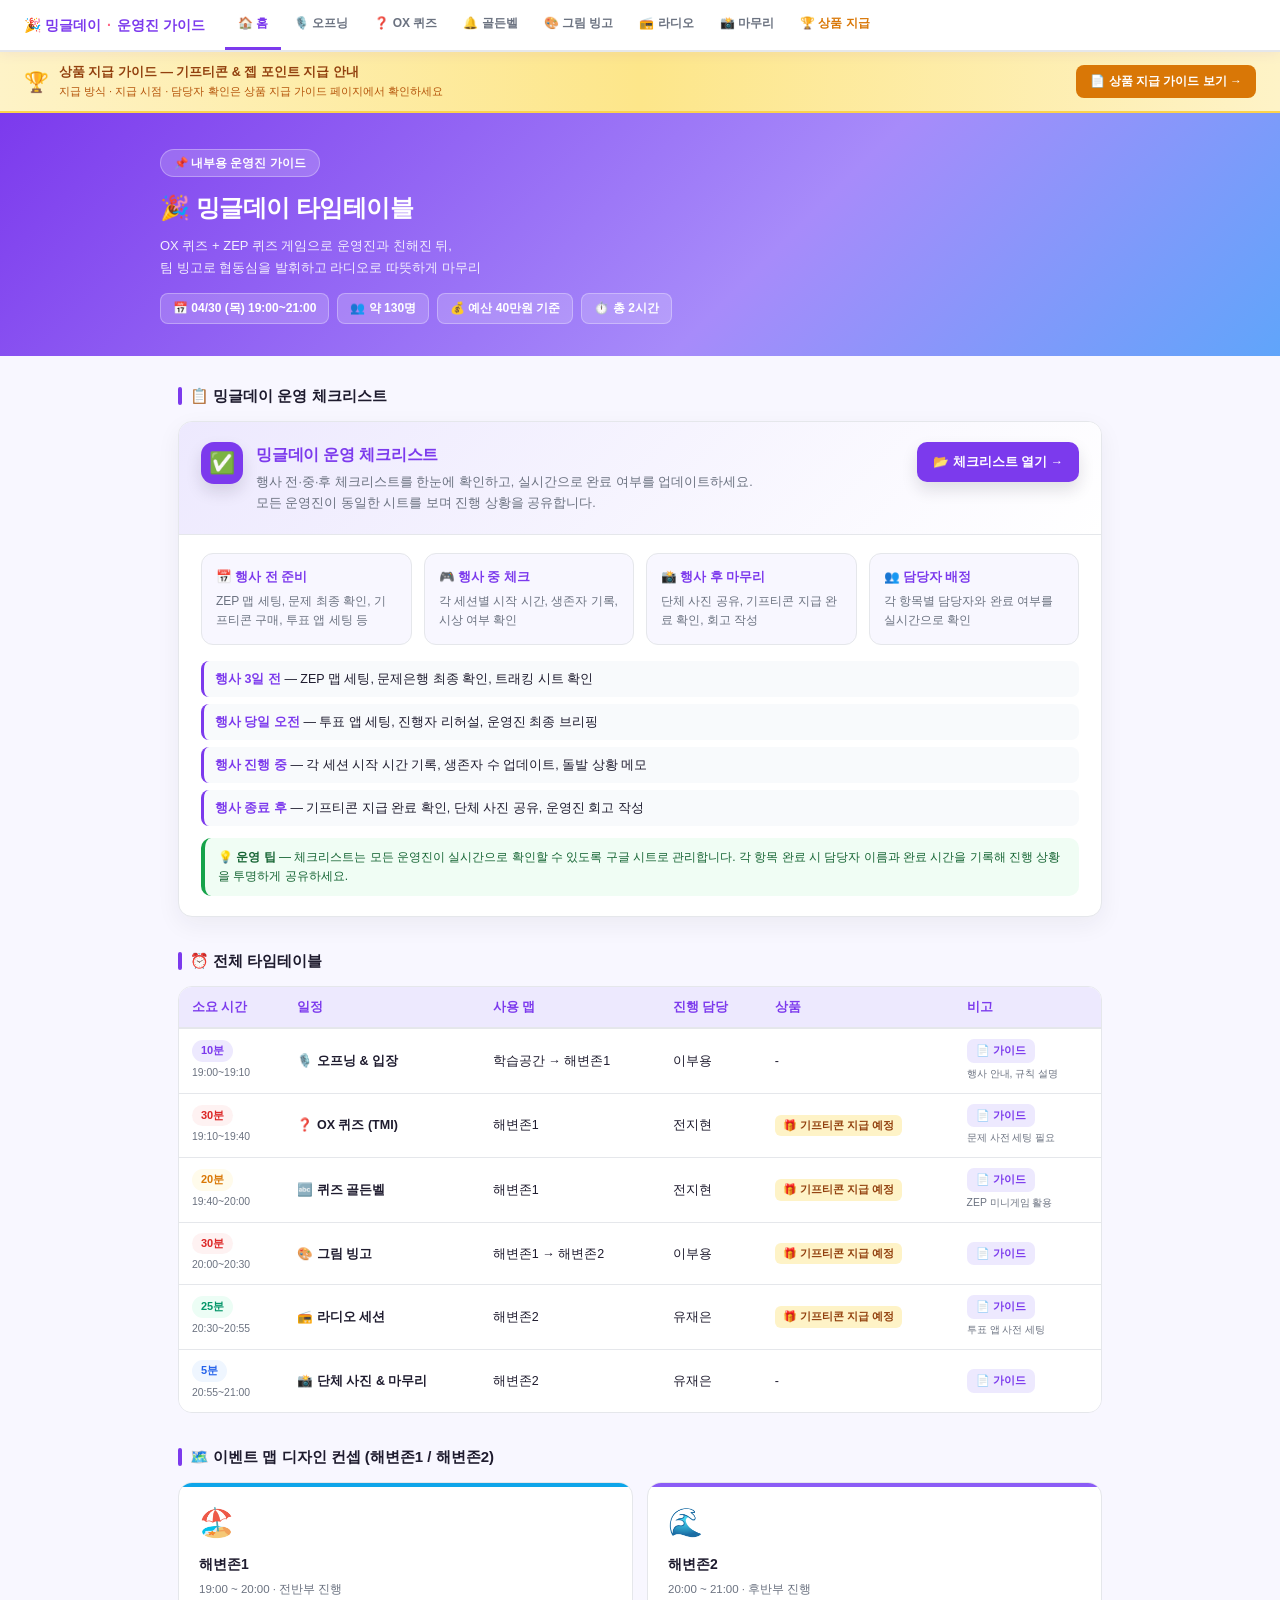
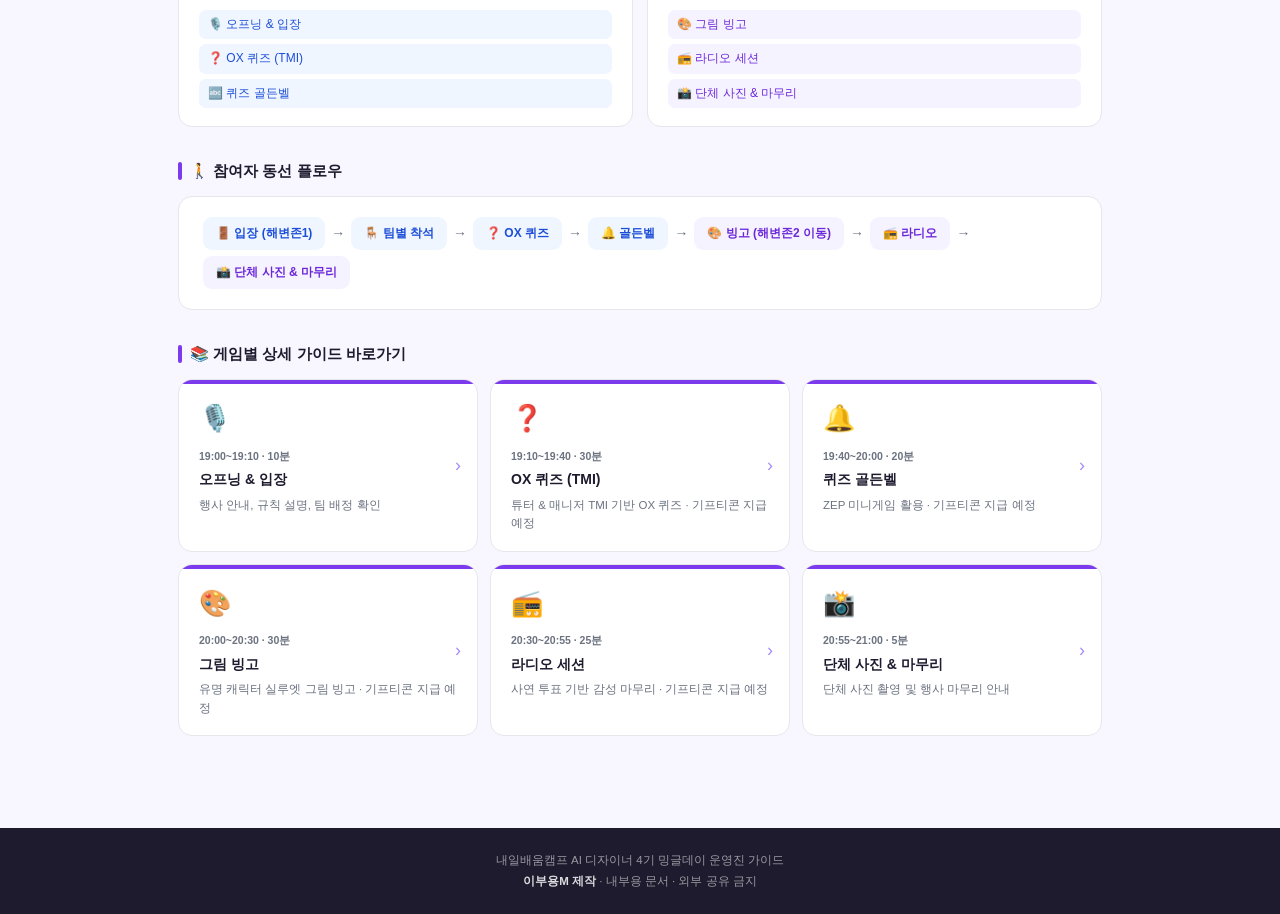
<file: index.html>
<!DOCTYPE html>
<html lang="ko">
<head>
<meta charset="UTF-8"/>
<meta name="viewport" content="width=device-width,initial-scale=1.0"/>
<title>밍글데이 운영진 가이드</title>
<link rel="stylesheet" href="common.css"/>
<style>
  /* 홈 전용 추가 스타일 */
  :root {
    --beach1: #0EA5E9;
    --beach2: #8B5CF6;
  }

  .hero {
    background: linear-gradient(135deg, #7C3AED 0%, #A78BFA 60%, #60A5FA 100%);
  }

  /* TIMETABLE 추가 스타일 */
  .gift-tag {
    display: inline-flex; align-items: center; gap: 4px;
    background: #FEF3C7; color: #92400E;
    border-radius: 6px; padding: 2px 8px;
    font-size: 11px; font-weight: 700;
  }
  .guide-link {
    display: inline-flex; align-items: center; gap: 4px;
    background: var(--pl); color: var(--p);
    border-radius: 7px; padding: 3px 9px;
    font-size: 11px; font-weight: 700;
    text-decoration: none; transition: all .2s;
  }
  .guide-link:hover { background: var(--p); color: #fff; }

  /* MAP */
  .map-grid { display: grid; grid-template-columns: 1fr 1fr; gap: 14px; }
  .map-card {
    background: var(--c); border: 1px solid var(--b);
    border-radius: var(--r); padding: 18px 20px;
    position: relative; overflow: hidden;
  }
  .map-card::before {
    content: ""; position: absolute;
    top: 0; left: 0; right: 0; height: 4px;
  }
  .map-card.beach1::before { background: var(--beach1); }
  .map-card.beach2::before { background: var(--beach2); }
  .map-icon { font-size: 28px; margin-bottom: 8px; }
  .map-title { font-size: 14px; font-weight: 800; margin-bottom: 4px; }
  .map-sub { font-size: 11.5px; color: var(--s); margin-bottom: 12px; }
  .map-events { display: flex; flex-direction: column; gap: 5px; }
  .map-event {
    display: flex; align-items: center; gap: 7px;
    font-size: 12px; padding: 5px 9px;
    border-radius: 7px; font-weight: 500;
  }
  .map-event.beach1-ev { background: #EFF6FF; color: #1D4ED8; }
  .map-event.beach2-ev { background: #F5F3FF; color: #6D28D9; }

  /* FLOW */
  .flow-wrap {
    background: var(--c); border: 1px solid var(--b);
    border-radius: var(--r); padding: 20px 24px;
  }
  .flow-steps { display: flex; align-items: center; flex-wrap: wrap; gap: 6px; }
  .flow-box {
    background: var(--pl); color: var(--p);
    border-radius: 9px; padding: 7px 13px;
    font-size: 12px; font-weight: 700; text-align: center;
    white-space: nowrap;
  }
  .flow-box.beach1 { background: #EFF6FF; color: #1D4ED8; }
  .flow-box.beach2 { background: #F5F3FF; color: #6D28D9; }
  .flow-arrow { color: var(--s); font-size: 14px; font-weight: 700; }

  /* GUIDE CARDS */
  .guide-grid { display: grid; grid-template-columns: repeat(auto-fill, minmax(240px,1fr)); gap: 12px; }
  .guide-card {
    background: var(--c); border: 1px solid var(--b);
    border-radius: var(--r); padding: 18px 20px;
    text-decoration: none; color: var(--t);
    transition: all .2s; display: block;
    position: relative; overflow: hidden;
  }
  .guide-card::before {
    content: ""; position: absolute;
    top: 0; left: 0; right: 0; height: 4px;
    background: var(--p);
  }
  .guide-card:hover { transform: translateY(-3px); box-shadow: 0 8px 24px rgba(124,58,237,.12); border-color: var(--p2); }
  .guide-card-icon { font-size: 26px; margin-bottom: 8px; }
  .guide-card-time { font-size: 10.5px; color: var(--s); font-weight: 600; margin-bottom: 4px; }
  .guide-card-title { font-size: 14px; font-weight: 800; margin-bottom: 5px; }
  .guide-card-desc { font-size: 11.5px; color: var(--s); line-height: 1.6; }
  .guide-card-arrow {
    position: absolute; right: 16px; top: 50%;
    transform: translateY(-50%);
    font-size: 18px; color: var(--p2);
  }

  @media(max-width:640px) {
    .map-grid { grid-template-columns: 1fr; }
    .prep-grid { grid-template-columns: 1fr; }
    .flow-steps { gap: 4px; }
    .flow-box { font-size: 11px; padding: 6px 9px; }
  }
</style>
</head>
<body>

<!-- NAV -->
<nav>
  <div class="nav-logo">🎉 밍글데이 <span class="dot">·</span> 운영진 가이드</div>
  <div class="nav-tabs">
    <a href="https://nbc-apm.github.io/nbc-apm-manager/index.html" class="nav-tab active">🏠 홈</a>
    <a href="https://nbc-apm.github.io/nbc-apm-manager/OpeningGuide.html" class="nav-tab">🎙️ 오프닝</a>
    <a href="https://nbc-apm.github.io/nbc-apm-manager/OXQuizGuide.html" class="nav-tab">❓ OX 퀴즈</a>
    <a href="https://nbc-apm.github.io/nbc-apm-manager/GoldenBellGameGuide.html" class="nav-tab">🔔 골든벨</a>
    <a href="https://nbc-apm.github.io/nbc-apm-manager/PictureBingoManagerGuide.html" class="nav-tab">🎨 그림 빙고</a>
    <a href="https://nbc-apm.github.io/nbc-apm-manager/RadioSessionGuide.html" class="nav-tab">📻 라디오</a>
    <a href="https://nbc-apm.github.io/nbc-apm-manager/CloseGuide.html" class="nav-tab">📸 마무리</a>
    <a href="https://nbc-apm.github.io/nbc-apm-manager/AwardGuide.html" class="nav-tab award">🏆 상품 지급</a>
  </div>
</nav>

<!-- AWARD BANNER -->
<div class="award-banner">
  <div class="award-banner-left">
    <div class="award-banner-icon">🏆</div>
    <div>
      <div class="award-banner-text">상품 지급 가이드 — 기프티콘 &amp; 젭 포인트 지급 안내</div>
      <div class="award-banner-sub">지급 방식 · 지급 시점 · 담당자 확인은 상품 지급 가이드 페이지에서 확인하세요</div>
    </div>
  </div>
  <a href="https://nbc-apm.github.io/nbc-apm-manager/AwardGuide.html" class="award-banner-btn">📄 상품 지급 가이드 보기 →</a>
</div>

<!-- HERO -->
<div class="hero">
  <div class="hero-inner">
    <div class="hero-badge">📌 내부용 운영진 가이드</div>
    <h1>🎉 밍글데이 타임테이블</h1>
    <p>OX 퀴즈 + ZEP 퀴즈 게임으로 운영진과 친해진 뒤,<br>팀 빙고로 협동심을 발휘하고 라디오로 따뜻하게 마무리</p>
    <div class="hero-meta">
      <div class="hero-meta-item">📅 04/30 (목) 19:00~21:00</div>
      <div class="hero-meta-item">👥 약 130명</div>
      <div class="hero-meta-item">💰 예산 40만원 기준</div>
      <div class="hero-meta-item">⏱️ 총 2시간</div>
    </div>
  </div>
</div>

<div class="main">

  <!-- 운영 체크리스트 -->
  <div class="section">
    <div class="sec-title">📋 밍글데이 운영 체크리스트</div>
    <div class="sheet-card">
      <div class="sheet-card-head">
        <div class="sheet-card-title-wrap">
          <div class="sheet-card-icon">✅</div>
          <div>
            <div class="sheet-card-title">밍글데이 운영 체크리스트</div>
            <div class="sheet-card-desc">
              행사 전·중·후 체크리스트를 한눈에 확인하고, 실시간으로 완료 여부를 업데이트하세요.<br>
              모든 운영진이 동일한 시트를 보며 진행 상황을 공유합니다.
            </div>
          </div>
        </div>
        <a href="https://docs.google.com/spreadsheets/d/1g0zg3QJi4rzuyXkdXFh2P3O4FLCRBdZgRRembR-sXJQ/edit?pli=1&gid=488979217#gid=488979217" target="_blank" rel="noopener noreferrer" class="sheet-btn-main">📂 체크리스트 열기 →</a>
      </div>
      <div class="sheet-card-body">
        <div class="sheet-feature-grid">
          <div class="sheet-feature">
            <div class="sheet-feature-title">📅 행사 전 준비</div>
            <div class="sheet-feature-desc">ZEP 맵 세팅, 문제 최종 확인, 기프티콘 구매, 투표 앱 세팅 등</div>
          </div>
          <div class="sheet-feature">
            <div class="sheet-feature-title">🎮 행사 중 체크</div>
            <div class="sheet-feature-desc">각 세션별 시작 시간, 생존자 기록, 시상 여부 확인</div>
          </div>
          <div class="sheet-feature">
            <div class="sheet-feature-title">📸 행사 후 마무리</div>
            <div class="sheet-feature-desc">단체 사진 공유, 기프티콘 지급 완료 확인, 회고 작성</div>
          </div>
          <div class="sheet-feature">
            <div class="sheet-feature-title">👥 담당자 배정</div>
            <div class="sheet-feature-desc">각 항목별 담당자와 완료 여부를 실시간으로 확인</div>
          </div>
        </div>

        <ul class="sheet-guide-list">
          <li><strong>행사 3일 전</strong> — ZEP 맵 세팅, 문제은행 최종 확인, 트래킹 시트 확인</li>
          <li><strong>행사 당일 오전</strong> — 투표 앱 세팅, 진행자 리허설, 운영진 최종 브리핑</li>
          <li><strong>행사 진행 중</strong> — 각 세션 시작 시간 기록, 생존자 수 업데이트, 돌발 상황 메모</li>
          <li><strong>행사 종료 후</strong> — 기프티콘 지급 완료 확인, 단체 사진 공유, 운영진 회고 작성</li>
        </ul>

        <div class="mini-note">
          💡 <strong>운영 팁</strong> — 체크리스트는 모든 운영진이 실시간으로 확인할 수 있도록 구글 시트로 관리합니다. 각 항목 완료 시 담당자 이름과 완료 시간을 기록해 진행 상황을 투명하게 공유하세요.
        </div>
      </div>
    </div>
  </div>

  <!-- 타임테이블 -->
  <div class="section">
    <div class="sec-title">⏰ 전체 타임테이블</div>
    <div class="tbl-wrap">
      <table>
        <thead>
          <tr>
            <th>소요 시간</th>
            <th>일정</th>
            <th>사용 맵</th>
            <th>진행 담당</th>
            <th>상품</th>
            <th>비고</th>
          </tr>
        </thead>
        <tbody>
          <tr>
            <td><span class="badge badge-p">10분</span><br><small style="color:var(--s);">19:00~19:10</small></td>
            <td><strong>🎙️ 오프닝 &amp; 입장</strong></td>
            <td>학습공간 → 해변존1</td>
            <td>이부용</td>
            <td>-</td>
            <td><a href="https://nbc-apm.github.io/nbc-apm-manager/OpeningGuide.html" class="guide-link">📄 가이드</a><br><small style="color:var(--s);">행사 안내, 규칙 설명</small></td>
          </tr>
          <tr>
            <td><span class="badge badge-r">30분</span><br><small style="color:var(--s);">19:10~19:40</small></td>
            <td><strong>❓ OX 퀴즈 (TMI)</strong></td>
            <td>해변존1</td>
            <td>전지현</td>
            <td><span class="gift-tag">🎁 기프티콘 지급 예정</span></td>
            <td><a href="https://nbc-apm.github.io/nbc-apm-manager/OXQuizGuide.html" class="guide-link">📄 가이드</a><br><small style="color:var(--s);">문제 사전 세팅 필요</small></td>
          </tr>
          <tr>
            <td><span class="badge badge-y">20분</span><br><small style="color:var(--s);">19:40~20:00</small></td>
            <td><strong>🔤 퀴즈 골든벨</strong></td>
            <td>해변존1</td>
            <td>전지현</td>
            <td><span class="gift-tag">🎁 기프티콘 지급 예정</span></td>
            <td><a href="https://nbc-apm.github.io/nbc-apm-manager/GoldenBellGameGuide.html" class="guide-link">📄 가이드</a><br><small style="color:var(--s);">ZEP 미니게임 활용</small></td>
          </tr>
          <tr>
            <td><span class="badge badge-r">30분</span><br><small style="color:var(--s);">20:00~20:30</small></td>
            <td><strong>🎨 그림 빙고</strong></td>
            <td>해변존1 → 해변존2</td>
            <td>이부용</td>
            <td><span class="gift-tag">🎁 기프티콘 지급 예정</span></td>
            <td><a href="https://nbc-apm.github.io/nbc-apm-manager/PictureBingoManagerGuide.html" class="guide-link">📄 가이드</a></td>
          </tr>
          <tr>
            <td><span class="badge badge-g">25분</span><br><small style="color:var(--s);">20:30~20:55</small></td>
            <td><strong>📻 라디오 세션</strong></td>
            <td>해변존2</td>
            <td>유재은</td>
            <td><span class="gift-tag">🎁 기프티콘 지급 예정</span></td>
            <td><a href="https://nbc-apm.github.io/nbc-apm-manager/RadioSessionGuide.html" class="guide-link">📄 가이드</a><br><small style="color:var(--s);">투표 앱 사전 세팅</small></td>
          </tr>
          <tr>
            <td><span class="badge badge-b">5분</span><br><small style="color:var(--s);">20:55~21:00</small></td>
            <td><strong>📸 단체 사진 &amp; 마무리</strong></td>
            <td>해변존2</td>
            <td>유재은</td>
            <td>-</td>
            <td><a href="https://nbc-apm.github.io/nbc-apm-manager/CloseGuide.html" class="guide-link">📄 가이드</a></td>
          </tr>
        </tbody>
      </table>
    </div>
  </div>

  <!-- 맵 디자인 컨셉 -->
  <div class="section">
    <div class="sec-title">🗺️ 이벤트 맵 디자인 컨셉 (해변존1 / 해변존2)</div>
    <div class="map-grid">
      <div class="map-card beach1">
        <div class="map-icon">🏖️</div>
        <div class="map-title">해변존1</div>
        <div class="map-sub">19:00 ~ 20:00 · 전반부 진행</div>
        <div class="map-events">
          <div class="map-event beach1-ev">🎙️ 오프닝 &amp; 입장</div>
          <div class="map-event beach1-ev">❓ OX 퀴즈 (TMI)</div>
          <div class="map-event beach1-ev">🔤 퀴즈 골든벨</div>
        </div>
      </div>
      <div class="map-card beach2">
        <div class="map-icon">🌊</div>
        <div class="map-title">해변존2</div>
        <div class="map-sub">20:00 ~ 21:00 · 후반부 진행</div>
        <div class="map-events">
          <div class="map-event beach2-ev">🎨 그림 빙고</div>
          <div class="map-event beach2-ev">📻 라디오 세션</div>
          <div class="map-event beach2-ev">📸 단체 사진 &amp; 마무리</div>
        </div>
      </div>
    </div>
  </div>

  <!-- 동선 플로우 -->
  <div class="section">
    <div class="sec-title">🚶 참여자 동선 플로우</div>
    <div class="flow-wrap">
      <div class="flow-steps">
        <div class="flow-box beach1">🚪 입장 (해변존1)</div>
        <div class="flow-arrow">→</div>
        <div class="flow-box beach1">🪑 팀별 착석</div>
        <div class="flow-arrow">→</div>
        <div class="flow-box beach1">❓ OX 퀴즈</div>
        <div class="flow-arrow">→</div>
        <div class="flow-box beach1">🔔 골든벨</div>
        <div class="flow-arrow">→</div>
        <div class="flow-box beach2">🎨 빙고 (해변존2 이동)</div>
        <div class="flow-arrow">→</div>
        <div class="flow-box beach2">📻 라디오</div>
        <div class="flow-arrow">→</div>
        <div class="flow-box beach2">📸 단체 사진 &amp; 마무리</div>
      </div>
    </div>
  </div>

  <!-- 게임별 가이드 바로가기 -->
  <div class="section">
    <div class="sec-title">📚 게임별 상세 가이드 바로가기</div>
    <div class="guide-grid">
      <a href="https://nbc-apm.github.io/nbc-apm-manager/OpeningGuide.html" class="guide-card">
        <div class="guide-card-icon">🎙️</div>
        <div class="guide-card-time">19:00~19:10 · 10분</div>
        <div class="guide-card-title">오프닝 &amp; 입장</div>
        <div class="guide-card-desc">행사 안내, 규칙 설명, 팀 배정 확인</div>
        <div class="guide-card-arrow">›</div>
      </a>
      <a href="https://nbc-apm.github.io/nbc-apm-manager/OXQuizGuide.html" class="guide-card">
        <div class="guide-card-icon">❓</div>
        <div class="guide-card-time">19:10~19:40 · 30분</div>
        <div class="guide-card-title">OX 퀴즈 (TMI)</div>
        <div class="guide-card-desc">튜터 &amp; 매니저 TMI 기반 OX 퀴즈 · 기프티콘 지급 예정</div>
        <div class="guide-card-arrow">›</div>
      </a>
      <a href="https://nbc-apm.github.io/nbc-apm-manager/GoldenBellGameGuide.html" class="guide-card">
        <div class="guide-card-icon">🔔</div>
        <div class="guide-card-time">19:40~20:00 · 20분</div>
        <div class="guide-card-title">퀴즈 골든벨</div>
        <div class="guide-card-desc">ZEP 미니게임 활용 · 기프티콘 지급 예정</div>
        <div class="guide-card-arrow">›</div>
      </a>
      <a href="https://nbc-apm.github.io/nbc-apm-manager/PictureBingoManagerGuide.html" class="guide-card">
        <div class="guide-card-icon">🎨</div>
        <div class="guide-card-time">20:00~20:30 · 30분</div>
        <div class="guide-card-title">그림 빙고</div>
        <div class="guide-card-desc">유명 캐릭터 실루엣 그림 빙고 · 기프티콘 지급 예정</div>
        <div class="guide-card-arrow">›</div>
      </a>
      <a href="https://nbc-apm.github.io/nbc-apm-manager/RadioSessionGuide.html" class="guide-card">
        <div class="guide-card-icon">📻</div>
        <div class="guide-card-time">20:30~20:55 · 25분</div>
        <div class="guide-card-title">라디오 세션</div>
        <div class="guide-card-desc">사연 투표 기반 감성 마무리 · 기프티콘 지급 예정</div>
        <div class="guide-card-arrow">›</div>
      </a>
      <a href="https://nbc-apm.github.io/nbc-apm-manager/CloseGuide.html" class="guide-card">
        <div class="guide-card-icon">📸</div>
        <div class="guide-card-time">20:55~21:00 · 5분</div>
        <div class="guide-card-title">단체 사진 &amp; 마무리</div>
        <div class="guide-card-desc">단체 사진 촬영 및 행사 마무리 안내</div>
        <div class="guide-card-arrow">›</div>
      </a>
    </div>
  </div>

</div>

<!-- FOOTER -->
<footer>
  <div>내일배움캠프 AI 디자이너 4기 밍글데이 운영진 가이드</div>
  <div><strong>이부용M 제작</strong> · 내부용 문서 · 외부 공유 금지</div>
</footer>

</body>
</html>
</file>
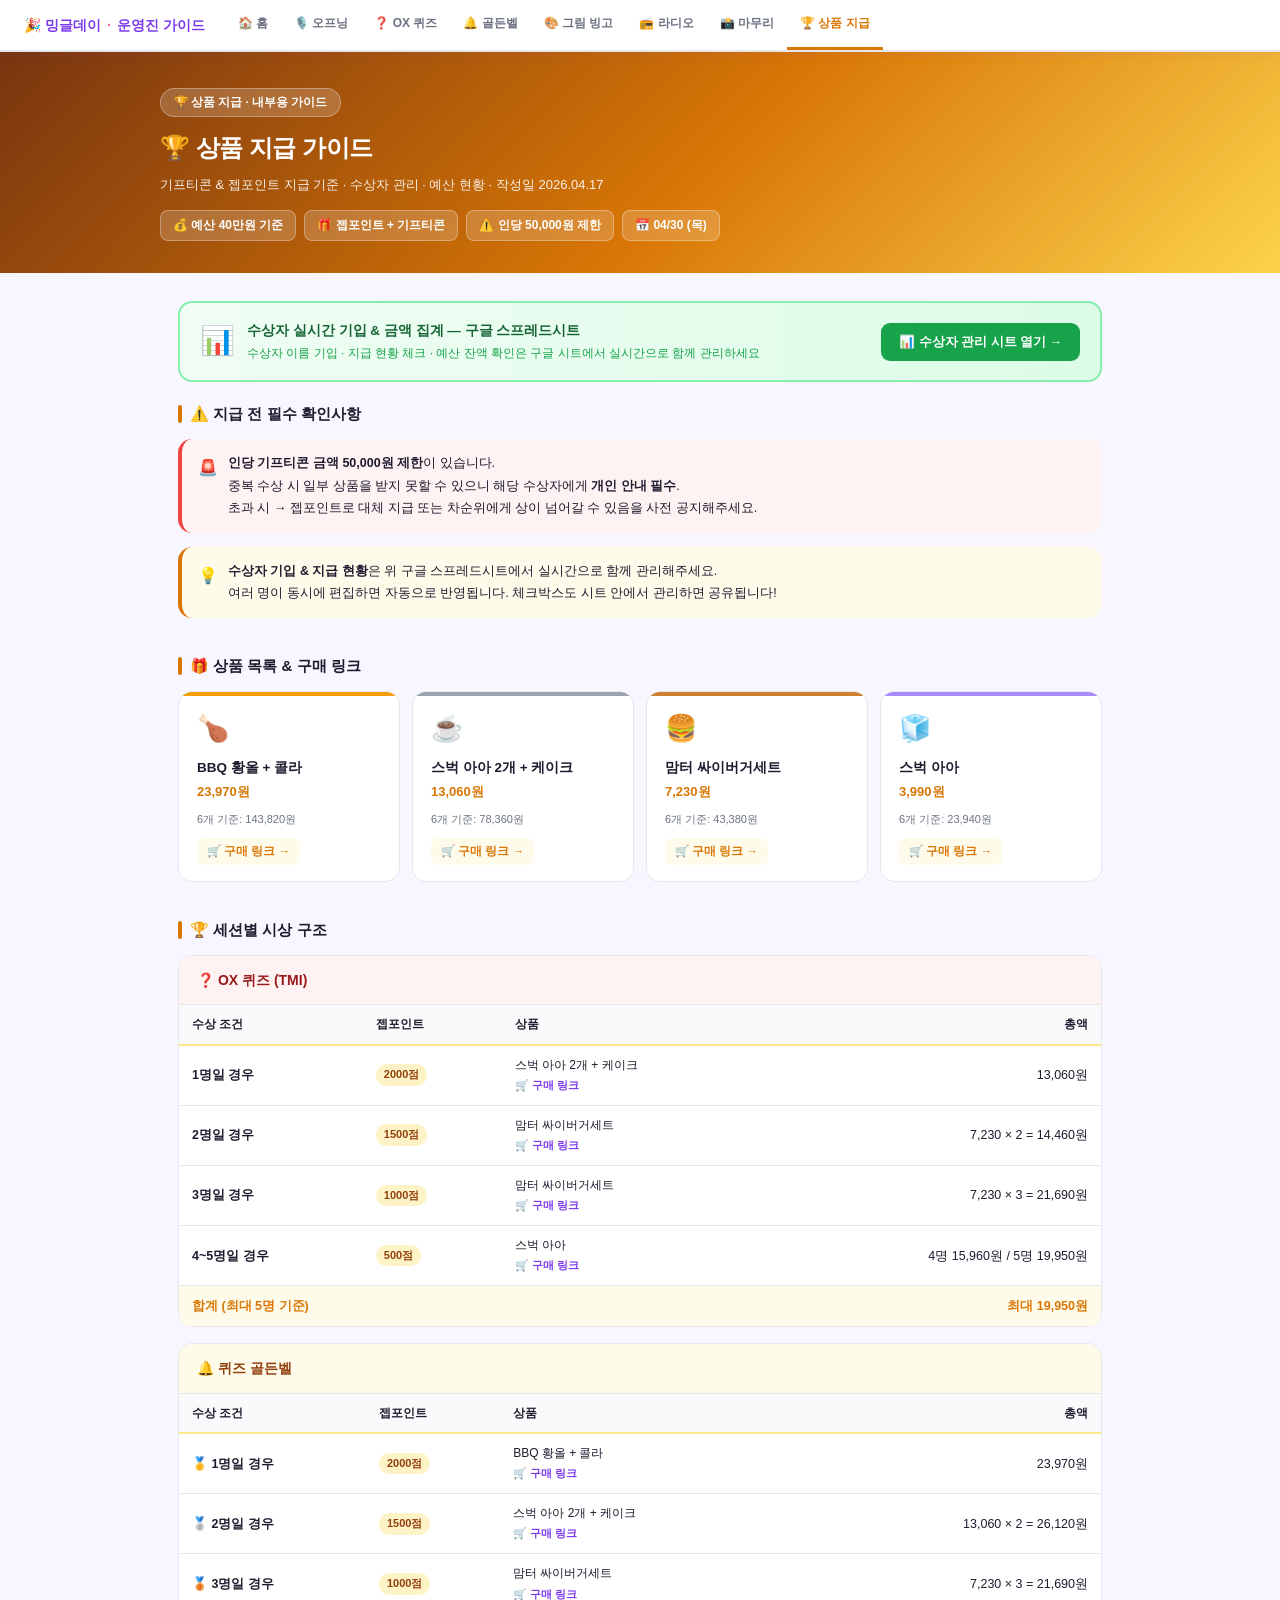
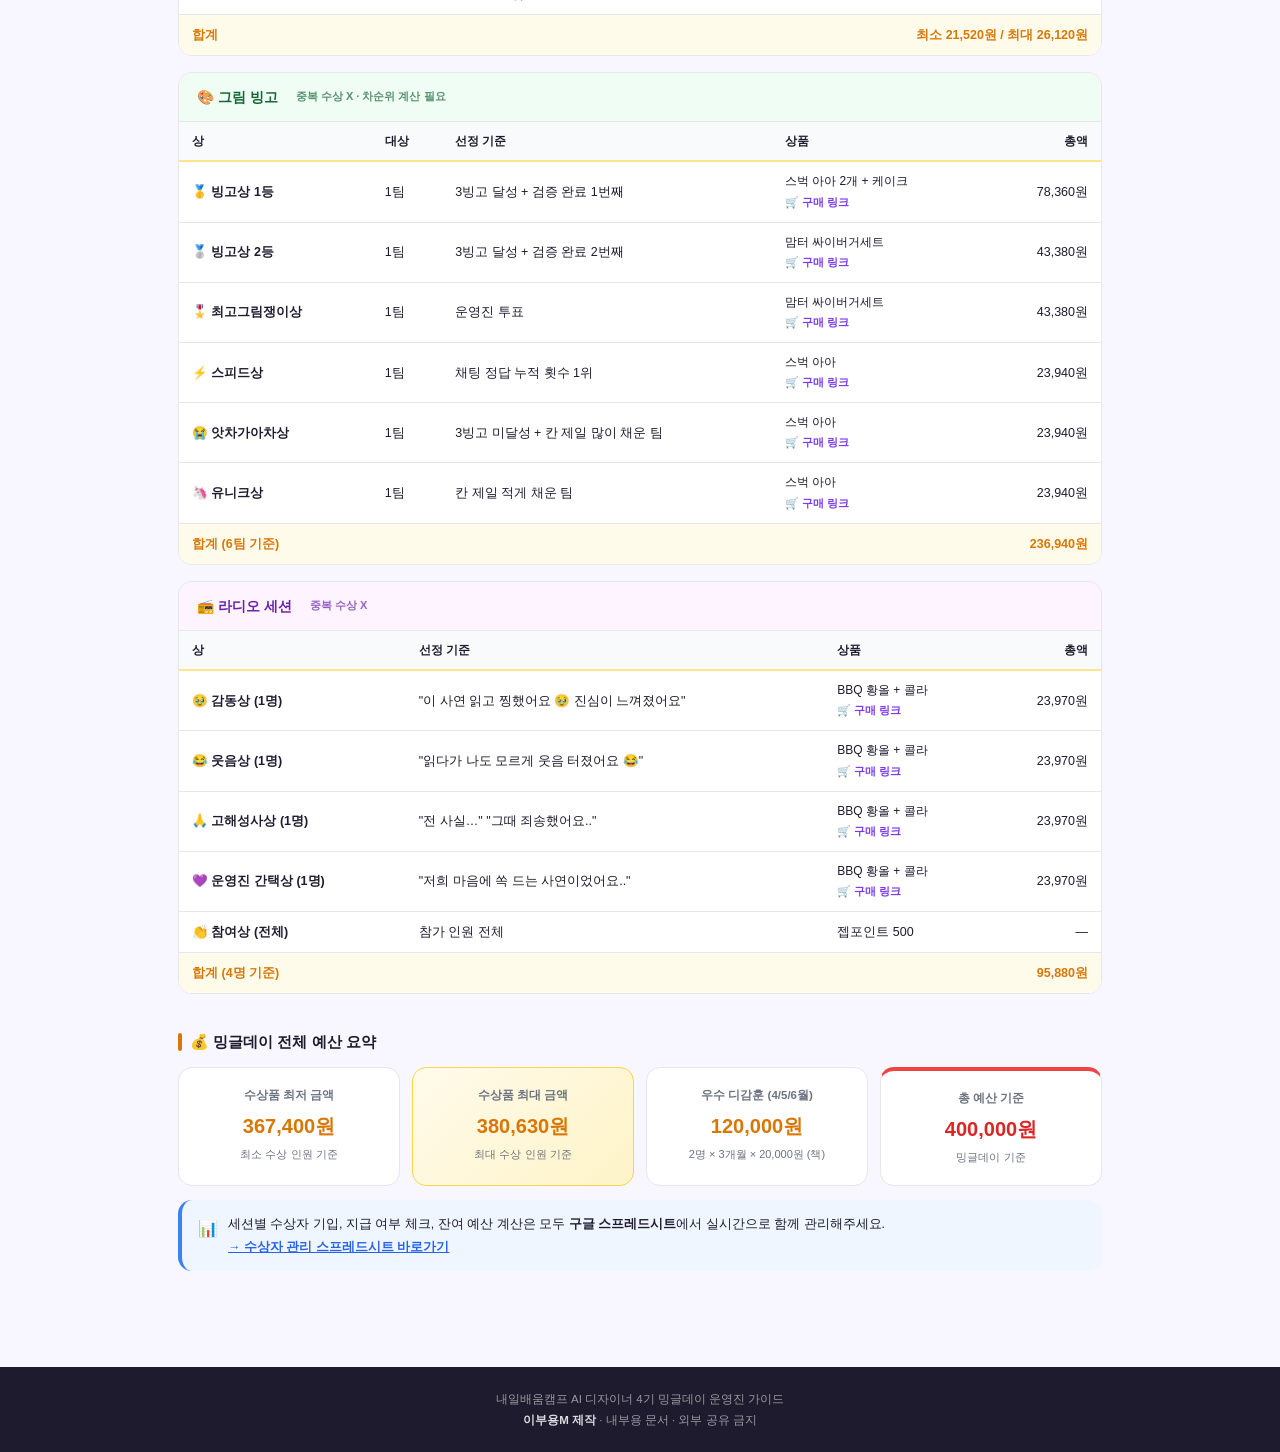
<file: AwardGuide.html>
<!DOCTYPE html>
<html lang="ko">
<head>
<meta charset="UTF-8"/>
<meta name="viewport" content="width=device-width,initial-scale=1.0"/>
<title>상품 지급 가이드 | 밍글데이 운영진</title>
<style>
  /* ── 페이지 accent 색상 override ── */
  :root {
    --p: #7C3AED; --pl: #EDE9FE; --p2: #A78BFA;
    --bg: #F8F7FF; --c: #fff; --t: #1E1B2E;
    --s: #6B7280; --b: #E5E7EB; --r: 14px;
    --accent: #D97706; --accentl: #FFFBEB;
  }
  * { box-sizing: border-box; margin: 0; padding: 0; }
  body { font-family: "Apple SD Gothic Neo","Malgun Gothic",sans-serif; background: var(--bg); color: var(--t); font-size: 13px; line-height: 1.6; }

  /* NAV */
  nav { position: sticky; top: 0; z-index: 100; background: #fff; border-bottom: 2px solid var(--b); display: flex; align-items: center; padding: 0 24px; gap: 4px; box-shadow: 0 2px 12px rgba(124,58,237,.08); flex-wrap: wrap; }
  .nav-logo { font-size: 14px; font-weight: 800; color: var(--p); margin-right: 16px; white-space: nowrap; padding: 14px 0; display: flex; align-items: center; gap: 6px; }
  .nav-logo .dot { color: #FF6584; }
  .nav-tabs { display: flex; overflow-x: auto; }
  .nav-tab { padding: 14px 13px; font-size: 12px; font-weight: 600; color: var(--s); white-space: nowrap; border: none; border-bottom: 3px solid transparent; background: none; transition: all .2s; text-decoration: none; display: flex; align-items: center; gap: 5px; cursor: pointer; }
  .nav-tab:hover { color: var(--p); background: var(--pl); }
  .nav-tab.active { color: var(--p); border-bottom: 3px solid var(--p); }
  .nav-tab.award { color: #D97706; }
  .nav-tab.award.active { color: var(--accent); border-bottom: 3px solid var(--accent); }
  .nav-tab.award:hover { background: var(--accentl); color: #B45309; }

  /* HERO */
  .hero { background: linear-gradient(135deg,#78350F 0%,#D97706 55%,#FCD34D 100%); padding: 36px 32px 32px; color: #fff; }
  .hero-inner { max-width: 960px; margin: 0 auto; }
  .hero-badge { display: inline-block; background: rgba(255,255,255,.18); border: 1px solid rgba(255,255,255,.3); border-radius: 20px; padding: 4px 13px; font-size: 11.5px; font-weight: 700; margin-bottom: 12px; }
  .hero h1 { font-size: 24px; font-weight: 900; margin-bottom: 7px; letter-spacing: -.5px; }
  .hero p { font-size: 13px; opacity: .9; line-height: 1.7; margin-bottom: 14px; }
  .hero-meta { display: flex; gap: 8px; flex-wrap: wrap; }
  .hero-meta-item { background: rgba(255,255,255,.18); border: 1px solid rgba(255,255,255,.3); border-radius: 8px; padding: 5px 12px; font-size: 12px; font-weight: 600; }

  /* LAYOUT */
  .main { max-width: 960px; margin: 0 auto; padding: 28px 18px 60px; }
  .section { margin-bottom: 36px; }

  /* SECTION TITLE */
  .sec-title { font-size: 15px; font-weight: 800; color: var(--t); margin-bottom: 13px; display: flex; align-items: center; gap: 8px; }
  .sec-title::before { content: ""; display: inline-block; width: 4px; height: 18px; background: var(--accent); border-radius: 4px; }

  /* TABLE */
  .tbl-wrap { overflow-x: auto; border-radius: var(--r); border: 1px solid var(--b); }
  table { width: 100%; border-collapse: collapse; background: #fff; font-size: 12.5px; }
  th { background: var(--accentl); color: var(--accent); font-weight: 700; padding: 10px 13px; text-align: left; border-bottom: 2px solid #FDE68A; white-space: nowrap; }
  td { padding: 10px 13px; border-bottom: 1px solid var(--b); vertical-align: middle; line-height: 1.6; }
  tr:last-child td { border-bottom: none; }
  tr:hover td { background: #FAFAFA; }

  /* ALERT */
  .alert { border-radius: var(--r); padding: 13px 16px; font-size: 12.5px; line-height: 1.8; margin-bottom: 14px; display: flex; gap: 10px; align-items: flex-start; }
  .alert-ac { background: var(--accentl); border-left: 4px solid var(--accent); }
  .alert-r  { background: #FEF2F2; border-left: 4px solid #EF4444; }
  .alert-g  { background: #F0FDF4; border-left: 4px solid #16A34A; }
  .alert-b  { background: #EFF6FF; border-left: 4px solid #3B82F6; }
  .alert-icon { font-size: 16px; flex-shrink: 0; margin-top: 2px; }

  /* SHEET BANNER */
  .sheet-banner { background: linear-gradient(90deg,#F0FDF4,#DCFCE7); border: 2px solid #86EFAC; border-radius: var(--r); padding: 16px 20px; display: flex; align-items: center; justify-content: space-between; gap: 14px; flex-wrap: wrap; margin-bottom: 20px; }
  .sheet-banner-left { display: flex; align-items: center; gap: 12px; }
  .sheet-banner-icon { font-size: 28px; }
  .sheet-banner-title { font-size: 13.5px; font-weight: 800; color: #166534; }
  .sheet-banner-sub { font-size: 12px; color: #16A34A; margin-top: 2px; }
  .sheet-btn { display: inline-flex; align-items: center; gap: 6px; background: #16A34A; color: #fff; border-radius: 9px; padding: 9px 18px; font-size: 12.5px; font-weight: 700; text-decoration: none; transition: all .2s; white-space: nowrap; }
  .sheet-btn:hover { background: #15803D; transform: translateY(-1px); }

  /* PRODUCT CARDS */
  .product-grid { display: grid; grid-template-columns: repeat(auto-fill,minmax(210px,1fr)); gap: 12px; }
  .product-card { background: var(--c); border: 1px solid var(--b); border-radius: var(--r); padding: 16px 18px; position: relative; overflow: hidden; }
  .product-card::before { content: ""; position: absolute; top: 0; left: 0; right: 0; height: 4px; }
  .product-card.rank1::before { background: #F59E0B; }
  .product-card.rank2::before { background: #9CA3AF; }
  .product-card.rank3::before { background: #CD7F32; }
  .product-card.rank4::before { background: #A78BFA; }
  .product-emoji { font-size: 26px; margin-bottom: 8px; }
  .product-name { font-size: 13.5px; font-weight: 800; margin-bottom: 3px; }
  .product-price { font-size: 13px; font-weight: 700; color: var(--accent); margin-bottom: 8px; }
  .product-x6 { font-size: 11px; color: var(--s); margin-bottom: 10px; }
  .product-link { display: inline-flex; align-items: center; gap: 5px; background: var(--accentl); color: var(--accent); border-radius: 7px; padding: 4px 10px; font-size: 11.5px; font-weight: 700; text-decoration: none; transition: all .2s; }
  .product-link:hover { background: var(--accent); color: #fff; }

  /* SESSION BLOCK */
  .session-block { background: var(--c); border: 1px solid var(--b); border-radius: var(--r); overflow: hidden; margin-bottom: 16px; }
  .session-header { padding: 13px 18px; display: flex; align-items: center; gap: 10px; font-size: 14px; font-weight: 800; border-bottom: 1px solid var(--b); }
  .session-header.ox    { background: #FEF2F2; color: #991B1B; }
  .session-header.bell  { background: var(--accentl); color: #92400E; }
  .session-header.bingo { background: #F0FDF4; color: #166534; }
  .session-header.radio { background: #FDF4FF; color: #6B21A8; }
  .session-body table th { background: #F9FAFB; color: var(--t); font-size: 11.5px; }

  /* 합계 행 — 우측 정렬 수정 */
  .total-row td {
    background: var(--accentl) !important;
    font-weight: 700;
    color: var(--accent);
  }
  .total-row .total-label { text-align: left; }
  .total-row .total-amount { text-align: right; white-space: nowrap; }

  /* BADGE */
  .badge { display: inline-block; padding: 2px 8px; border-radius: 20px; font-size: 11px; font-weight: 700; }
  .badge-y { background: #FEF3C7; color: #92400E; }
  .badge-g { background: #DCFCE7; color: #166534; }
  .badge-b { background: #EFF6FF; color: #1D4ED8; }
  .badge-p { background: var(--pl); color: var(--p); }

  /* AWARD PRODUCT CELL */
  .award-name-cell { font-weight: 700; }
  .award-product-cell { font-size: 12px; }
  .award-product-link { display: inline-flex; align-items: center; gap: 4px; color: var(--p); font-size: 11px; font-weight: 600; text-decoration: none; }
  .award-product-link:hover { text-decoration: underline; }

  /* SUMMARY */
  .summary-grid { display: grid; grid-template-columns: repeat(auto-fill,minmax(200px,1fr)); gap: 12px; }
  .summary-card { background: var(--c); border: 1px solid var(--b); border-radius: var(--r); padding: 18px 20px; text-align: center; }
  .summary-card.highlight { background: linear-gradient(135deg,#FFFBEB,#FEF3C7); border-color: #FCD34D; }
  .summary-label { font-size: 11.5px; color: var(--s); font-weight: 600; margin-bottom: 6px; }
  .summary-value { font-size: 20px; font-weight: 900; color: var(--accent); }
  .summary-sub { font-size: 11px; color: var(--s); margin-top: 4px; }

  footer { background: var(--t); color: rgba(255,255,255,.55); text-align: center; padding: 22px 16px; font-size: 11.5px; line-height: 1.8; }
  footer strong { color: rgba(255,255,255,.85); }

  @media(max-width:640px) {
    .hero { padding: 22px 14px; } .hero h1 { font-size: 19px; }
    .main { padding: 16px 12px 50px; }
    nav { padding: 0 10px; }
    .sheet-banner { flex-direction: column; align-items: flex-start; }
  }
</style>
</head>
<body>

<!-- NAV -->
<nav>
  <div class="nav-logo">🎉 밍글데이 <span class="dot">·</span> 운영진 가이드</div>
  <div class="nav-tabs">
    <a href="https://nbc-apm.github.io/nbc-apm-manager/index.html" class="nav-tab">🏠 홈</a>
    <a href="https://nbc-apm.github.io/nbc-apm-manager/OpeningGuide.html" class="nav-tab">🎙️ 오프닝</a>
    <a href="https://nbc-apm.github.io/nbc-apm-manager/OXQuizGuide.html" class="nav-tab">❓ OX 퀴즈</a>
    <a href="https://nbc-apm.github.io/nbc-apm-manager/GoldenBellGameGuide.html" class="nav-tab">🔔 골든벨</a>
    <a href="https://nbc-apm.github.io/nbc-apm-manager/PictureBingoManagerGuide.html" class="nav-tab">🎨 그림 빙고</a>
    <a href="https://nbc-apm.github.io/nbc-apm-manager/RadioSessionGuide.html" class="nav-tab">📻 라디오</a>
    <a href="https://nbc-apm.github.io/nbc-apm-manager/CloseGuide.html" class="nav-tab">📸 마무리</a>
    <a href="https://nbc-apm.github.io/nbc-apm-manager/AwardGuide.html" class="nav-tab award active">🏆 상품 지급</a>
  </div>
</nav>

<!-- HERO -->
<div class="hero">
  <div class="hero-inner">
    <div class="hero-badge">🏆 상품 지급 · 내부용 가이드</div>
    <h1>🏆 상품 지급 가이드</h1>
    <p>기프티콘 &amp; 젭포인트 지급 기준 · 수상자 관리 · 예산 현황 · 작성일 2026.04.17</p>
    <div class="hero-meta">
      <div class="hero-meta-item">💰 예산 40만원 기준</div>
      <div class="hero-meta-item">🎁 젭포인트 + 기프티콘</div>
      <div class="hero-meta-item">⚠️ 인당 50,000원 제한</div>
      <div class="hero-meta-item">📅 04/30 (목)</div>
    </div>
  </div>
</div>

<div class="main">

  <!-- 구글 시트 바로가기 -->
  <div class="sheet-banner">
    <div class="sheet-banner-left">
      <div class="sheet-banner-icon">📊</div>
      <div>
        <div class="sheet-banner-title">수상자 실시간 기입 &amp; 금액 집계 — 구글 스프레드시트</div>
        <div class="sheet-banner-sub">수상자 이름 기입 · 지급 현황 체크 · 예산 잔액 확인은 구글 시트에서 실시간으로 함께 관리하세요</div>
      </div>
    </div>
    <a href="https://docs.google.com/spreadsheets/d/1g0zg3QJi4rzuyXkdXFh2P3O4FLCRBdZgRRembR-sXJQ/edit?usp=sharing" target="_blank" class="sheet-btn">📊 수상자 관리 시트 열기 →</a>
  </div>

  <!-- 주의사항 -->
  <div class="section">
    <div class="sec-title">⚠️ 지급 전 필수 확인사항</div>
    <div class="alert alert-r">
      <div class="alert-icon">🚨</div>
      <div>
        <strong>인당 기프티콘 금액 50,000원 제한</strong>이 있습니다.<br>
        중복 수상 시 일부 상품을 받지 못할 수 있으니 해당 수상자에게 <strong>개인 안내 필수</strong>.<br>
        초과 시 → 젭포인트로 대체 지급 또는 차순위에게 상이 넘어갈 수 있음을 사전 공지해주세요.
      </div>
    </div>
    <div class="alert alert-ac">
      <div class="alert-icon">💡</div>
      <div>
        <strong>수상자 기입 &amp; 지급 현황</strong>은 위 구글 스프레드시트에서 실시간으로 함께 관리해주세요.<br>
        여러 명이 동시에 편집하면 자동으로 반영됩니다. 체크박스도 시트 안에서 관리하면 공유됩니다!
      </div>
    </div>
  </div>

  <!-- 상품 목록 -->
  <div class="section">
    <div class="sec-title">🎁 상품 목록 &amp; 구매 링크</div>
    <div class="product-grid">
      <div class="product-card rank1">
        <div class="product-emoji">🍗</div>
        <div class="product-name">BBQ 황올 + 콜라</div>
        <div class="product-price">23,970원</div>
        <div class="product-x6">6개 기준: 143,820원</div>
        <a href="https://biz.giftishow.com/ggoods/detail?goodsNo=65618&goodsCode=G00005420950" target="_blank" class="product-link">🛒 구매 링크 →</a>
      </div>
      <div class="product-card rank2">
        <div class="product-emoji">☕</div>
        <div class="product-name">스벅 아아 2개 + 케이크</div>
        <div class="product-price">13,060원</div>
        <div class="product-x6">6개 기준: 78,360원</div>
        <a href="https://biz.giftishow.com/ggoods/detail?goodsNo=56254&goodsCode=G00003320992" target="_blank" class="product-link">🛒 구매 링크 →</a>
      </div>
      <div class="product-card rank3">
        <div class="product-emoji">🍔</div>
        <div class="product-name">맘터 싸이버거세트</div>
        <div class="product-price">7,230원</div>
        <div class="product-x6">6개 기준: 43,380원</div>
        <a href="https://biz.giftishow.com/ggoods/detail?goodsNo=65759&goodsCode=G00005411100" target="_blank" class="product-link">🛒 구매 링크 →</a>
      </div>
      <div class="product-card rank4">
        <div class="product-emoji">🧊</div>
        <div class="product-name">스벅 아아</div>
        <div class="product-price">3,990원</div>
        <div class="product-x6">6개 기준: 23,940원</div>
        <a href="https://biz.giftishow.com/ggoods/detail?goodsNo=56242&goodsCode=G00003320983" target="_blank" class="product-link">🛒 구매 링크 →</a>
      </div>
    </div>
  </div>

  <!-- 세션별 시상 구조 -->
  <div class="section">
    <div class="sec-title">🏆 세션별 시상 구조</div>

    <!-- OX 퀴즈 -->
    <div class="session-block">
      <div class="session-header ox">❓ OX 퀴즈 (TMI)</div>
      <div class="session-body">
        <div class="tbl-wrap" style="border:none;border-radius:0;">
          <table>
            <thead><tr><th>수상 조건</th><th>젭포인트</th><th>상품</th><th style="text-align:right;">총액</th></tr></thead>
            <tbody>
              <tr>
                <td class="award-name-cell">1명일 경우</td>
                <td><span class="badge badge-y">2000점</span></td>
                <td>
                  <div class="award-product-cell">스벅 아아 2개 + 케이크</div>
                  <a href="https://biz.giftishow.com/ggoods/detail?goodsNo=56254&goodsCode=G00003320992" target="_blank" class="award-product-link">🛒 구매 링크</a>
                </td>
                <td style="text-align:right;">13,060원</td>
              </tr>
              <tr>
                <td class="award-name-cell">2명일 경우</td>
                <td><span class="badge badge-y">1500점</span></td>
                <td>
                  <div class="award-product-cell">맘터 싸이버거세트</div>
                  <a href="https://biz.giftishow.com/ggoods/detail?goodsNo=65759&goodsCode=G00005411100" target="_blank" class="award-product-link">🛒 구매 링크</a>
                </td>
                <td style="text-align:right;">7,230 × 2 = 14,460원</td>
              </tr>
              <tr>
                <td class="award-name-cell">3명일 경우</td>
                <td><span class="badge badge-y">1000점</span></td>
                <td>
                  <div class="award-product-cell">맘터 싸이버거세트</div>
                  <a href="https://biz.giftishow.com/ggoods/detail?goodsNo=65759&goodsCode=G00005411100" target="_blank" class="award-product-link">🛒 구매 링크</a>
                </td>
                <td style="text-align:right;">7,230 × 3 = 21,690원</td>
              </tr>
              <tr>
                <td class="award-name-cell">4~5명일 경우</td>
                <td><span class="badge badge-y">500점</span></td>
                <td>
                  <div class="award-product-cell">스벅 아아</div>
                  <a href="https://biz.giftishow.com/ggoods/detail?goodsNo=56242&goodsCode=G00003320983" target="_blank" class="award-product-link">🛒 구매 링크</a>
                </td>
                <td style="text-align:right;">4명 15,960원 / 5명 19,950원</td>
              </tr>
              <tr class="total-row">
                <td colspan="3" class="total-label"><strong>합계 (최대 5명 기준)</strong></td>
                <td class="total-amount"><strong>최대 19,950원</strong></td>
              </tr>
            </tbody>
          </table>
        </div>
      </div>
    </div>

    <!-- 골든벨 -->
    <div class="session-block">
      <div class="session-header bell">🔔 퀴즈 골든벨</div>
      <div class="session-body">
        <div class="tbl-wrap" style="border:none;border-radius:0;">
          <table>
            <thead><tr><th>수상 조건</th><th>젭포인트</th><th>상품</th><th style="text-align:right;">총액</th></tr></thead>
            <tbody>
              <tr>
                <td class="award-name-cell">🥇 1명일 경우</td>
                <td><span class="badge badge-y">2000점</span></td>
                <td>
                  <div class="award-product-cell">BBQ 황올 + 콜라</div>
                  <a href="https://biz.giftishow.com/ggoods/detail?goodsNo=65618&goodsCode=G00005420950" target="_blank" class="award-product-link">🛒 구매 링크</a>
                </td>
                <td style="text-align:right;">23,970원</td>
              </tr>
              <tr>
                <td class="award-name-cell">🥈 2명일 경우</td>
                <td><span class="badge badge-y">1500점</span></td>
                <td>
                  <div class="award-product-cell">스벅 아아 2개 + 케이크</div>
                  <a href="https://biz.giftishow.com/ggoods/detail?goodsNo=56254&goodsCode=G00003320992" target="_blank" class="award-product-link">🛒 구매 링크</a>
                </td>
                <td style="text-align:right;">13,060 × 2 = 26,120원</td>
              </tr>
              <tr>
                <td class="award-name-cell">🥉 3명일 경우</td>
                <td><span class="badge badge-y">1000점</span></td>
                <td>
                  <div class="award-product-cell">맘터 싸이버거세트</div>
                  <a href="https://biz.giftishow.com/ggoods/detail?goodsNo=65759&goodsCode=G00005411100" target="_blank" class="award-product-link">🛒 구매 링크</a>
                </td>
                <td style="text-align:right;">7,230 × 3 = 21,690원</td>
              </tr>
              <tr class="total-row">
                <td colspan="3" class="total-label"><strong>합계</strong></td>
                <td class="total-amount"><strong>최소 21,520원 / 최대 26,120원</strong></td>
              </tr>
            </tbody>
          </table>
        </div>
      </div>
    </div>

    <!-- 그림 빙고 -->
    <div class="session-block">
      <div class="session-header bingo">🎨 그림 빙고 <span style="font-size:11px;font-weight:600;margin-left:8px;opacity:.7;">중복 수상 X · 차순위 계산 필요</span></div>
      <div class="session-body">
        <div class="tbl-wrap" style="border:none;border-radius:0;">
          <table>
            <thead><tr><th>상</th><th>대상</th><th>선정 기준</th><th>상품</th><th style="text-align:right;">총액</th></tr></thead>
            <tbody>
              <tr>
                <td class="award-name-cell">🥇 빙고상 1등</td>
                <td>1팀</td>
                <td>3빙고 달성 + 검증 완료 1번째</td>
                <td>
                  <div class="award-product-cell">스벅 아아 2개 + 케이크</div>
                  <a href="https://biz.giftishow.com/ggoods/detail?goodsNo=56254&goodsCode=G00003320992" target="_blank" class="award-product-link">🛒 구매 링크</a>
                </td>
                <td style="text-align:right;">78,360원</td>
              </tr>
              <tr>
                <td class="award-name-cell">🥈 빙고상 2등</td>
                <td>1팀</td>
                <td>3빙고 달성 + 검증 완료 2번째</td>
                <td>
                  <div class="award-product-cell">맘터 싸이버거세트</div>
                  <a href="https://biz.giftishow.com/ggoods/detail?goodsNo=65759&goodsCode=G00005411100" target="_blank" class="award-product-link">🛒 구매 링크</a>
                </td>
                <td style="text-align:right;">43,380원</td>
              </tr>
              <tr>
                <td class="award-name-cell">🎖️ 최고그림쟁이상</td>
                <td>1팀</td>
                <td>운영진 투표</td>
                <td>
                  <div class="award-product-cell">맘터 싸이버거세트</div>
                  <a href="https://biz.giftishow.com/ggoods/detail?goodsNo=65759&goodsCode=G00005411100" target="_blank" class="award-product-link">🛒 구매 링크</a>
                </td>
                <td style="text-align:right;">43,380원</td>
              </tr>
              <tr>
                <td class="award-name-cell">⚡ 스피드상</td>
                <td>1팀</td>
                <td>채팅 정답 누적 횟수 1위</td>
                <td>
                  <div class="award-product-cell">스벅 아아</div>
                  <a href="https://biz.giftishow.com/ggoods/detail?goodsNo=56242&goodsCode=G00003320983" target="_blank" class="award-product-link">🛒 구매 링크</a>
                </td>
                <td style="text-align:right;">23,940원</td>
              </tr>
              <tr>
                <td class="award-name-cell">😭 앗차가아차상</td>
                <td>1팀</td>
                <td>3빙고 미달성 + 칸 제일 많이 채운 팀</td>
                <td>
                  <div class="award-product-cell">스벅 아아</div>
                  <a href="https://biz.giftishow.com/ggoods/detail?goodsNo=56242&goodsCode=G00003320983" target="_blank" class="award-product-link">🛒 구매 링크</a>
                </td>
                <td style="text-align:right;">23,940원</td>
              </tr>
              <tr>
                <td class="award-name-cell">🦄 유니크상</td>
                <td>1팀</td>
                <td>칸 제일 적게 채운 팀</td>
                <td>
                  <div class="award-product-cell">스벅 아아</div>
                  <a href="https://biz.giftishow.com/ggoods/detail?goodsNo=56242&goodsCode=G00003320983" target="_blank" class="award-product-link">🛒 구매 링크</a>
                </td>
                <td style="text-align:right;">23,940원</td>
              </tr>
              <tr class="total-row">
                <td colspan="4" class="total-label"><strong>합계 (6팀 기준)</strong></td>
                <td class="total-amount"><strong>236,940원</strong></td>
              </tr>
            </tbody>
          </table>
        </div>
      </div>
    </div>

    <!-- 라디오 -->
    <div class="session-block">
      <div class="session-header radio">📻 라디오 세션 <span style="font-size:11px;font-weight:600;margin-left:8px;opacity:.7;">중복 수상 X</span></div>
      <div class="session-body">
        <div class="tbl-wrap" style="border:none;border-radius:0;">
          <table>
            <thead><tr><th>상</th><th>선정 기준</th><th>상품</th><th style="text-align:right;">총액</th></tr></thead>
            <tbody>
              <tr>
                <td class="award-name-cell">🥹 감동상 (1명)</td>
                <td>"이 사연 읽고 찡했어요 🥹 진심이 느껴졌어요"</td>
                <td>
                  <div class="award-product-cell">BBQ 황올 + 콜라</div>
                  <a href="https://biz.giftishow.com/ggoods/detail?goodsNo=65618&goodsCode=G00005420950" target="_blank" class="award-product-link">🛒 구매 링크</a>
                </td>
                <td style="text-align:right;">23,970원</td>
              </tr>
              <tr>
                <td class="award-name-cell">😂 웃음상 (1명)</td>
                <td>"읽다가 나도 모르게 웃음 터졌어요 😂"</td>
                <td>
                  <div class="award-product-cell">BBQ 황올 + 콜라</div>
                  <a href="https://biz.giftishow.com/ggoods/detail?goodsNo=65618&goodsCode=G00005420950" target="_blank" class="award-product-link">🛒 구매 링크</a>
                </td>
                <td style="text-align:right;">23,970원</td>
              </tr>
              <tr>
                <td class="award-name-cell">🙏 고해성사상 (1명)</td>
                <td>"전 사실…" "그때 죄송했어요.."</td>
                <td>
                  <div class="award-product-cell">BBQ 황올 + 콜라</div>
                  <a href="https://biz.giftishow.com/ggoods/detail?goodsNo=65618&goodsCode=G00005420950" target="_blank" class="award-product-link">🛒 구매 링크</a>
                </td>
                <td style="text-align:right;">23,970원</td>
              </tr>
              <tr>
                <td class="award-name-cell">💜 운영진 간택상 (1명)</td>
                <td>"저희 마음에 쏙 드는 사연이었어요.."</td>
                <td>
                  <div class="award-product-cell">BBQ 황올 + 콜라</div>
                  <a href="https://biz.giftishow.com/ggoods/detail?goodsNo=65618&goodsCode=G00005420950" target="_blank" class="award-product-link">🛒 구매 링크</a>
                </td>
                <td style="text-align:right;">23,970원</td>
              </tr>
              <tr>
                <td class="award-name-cell">👏 참여상 (전체)</td>
                <td>참가 인원 전체</td>
                <td>젭포인트 500</td>
                <td style="text-align:right;">—</td>
              </tr>
              <tr class="total-row">
                <td colspan="3" class="total-label"><strong>합계 (4명 기준)</strong></td>
                <td class="total-amount"><strong>95,880원</strong></td>
              </tr>
            </tbody>
          </table>
        </div>
      </div>
    </div>
  </div>

  <!-- 예산 총합 -->
  <div class="section">
    <div class="sec-title">💰 밍글데이 전체 예산 요약</div>
    <div class="summary-grid">
      <div class="summary-card">
        <div class="summary-label">수상품 최저 금액</div>
        <div class="summary-value">367,400원</div>
        <div class="summary-sub">최소 수상 인원 기준</div>
      </div>
      <div class="summary-card highlight">
        <div class="summary-label">수상품 최대 금액</div>
        <div class="summary-value">380,630원</div>
        <div class="summary-sub">최대 수상 인원 기준</div>
      </div>
      <div class="summary-card">
        <div class="summary-label">우수 디감훈 (4/5/6월)</div>
        <div class="summary-value">120,000원</div>
        <div class="summary-sub">2명 × 3개월 × 20,000원 (책)</div>
      </div>
      <div class="summary-card" style="border-top:4px solid #EF4444;">
        <div class="summary-label">총 예산 기준</div>
        <div class="summary-value" style="color:#DC2626;">400,000원</div>
        <div class="summary-sub">밍글데이 기준</div>
      </div>
    </div>
    <div class="alert alert-b" style="margin-top:14px;">
      <div class="alert-icon">📊</div>
      <div>
        세션별 수상자 기입, 지급 여부 체크, 잔여 예산 계산은 모두 <strong>구글 스프레드시트</strong>에서 실시간으로 함께 관리해주세요.<br>
        <a href="https://docs.google.com/spreadsheets/d/1g0zg3QJi4rzuyXkdXFh2P3O4FLCRBdZgRRembR-sXJQ/edit?usp=sharing" target="_blank" style="color:#2563EB;font-weight:700;">→ 수상자 관리 스프레드시트 바로가기</a>
      </div>
    </div>
  </div>

</div>

<footer>
  <div>내일배움캠프 AI 디자이너 4기 밍글데이 운영진 가이드</div>
  <div><strong>이부용M 제작</strong> · 내부용 문서 · 외부 공유 금지</div>
</footer>

</body>
</html>
</file>
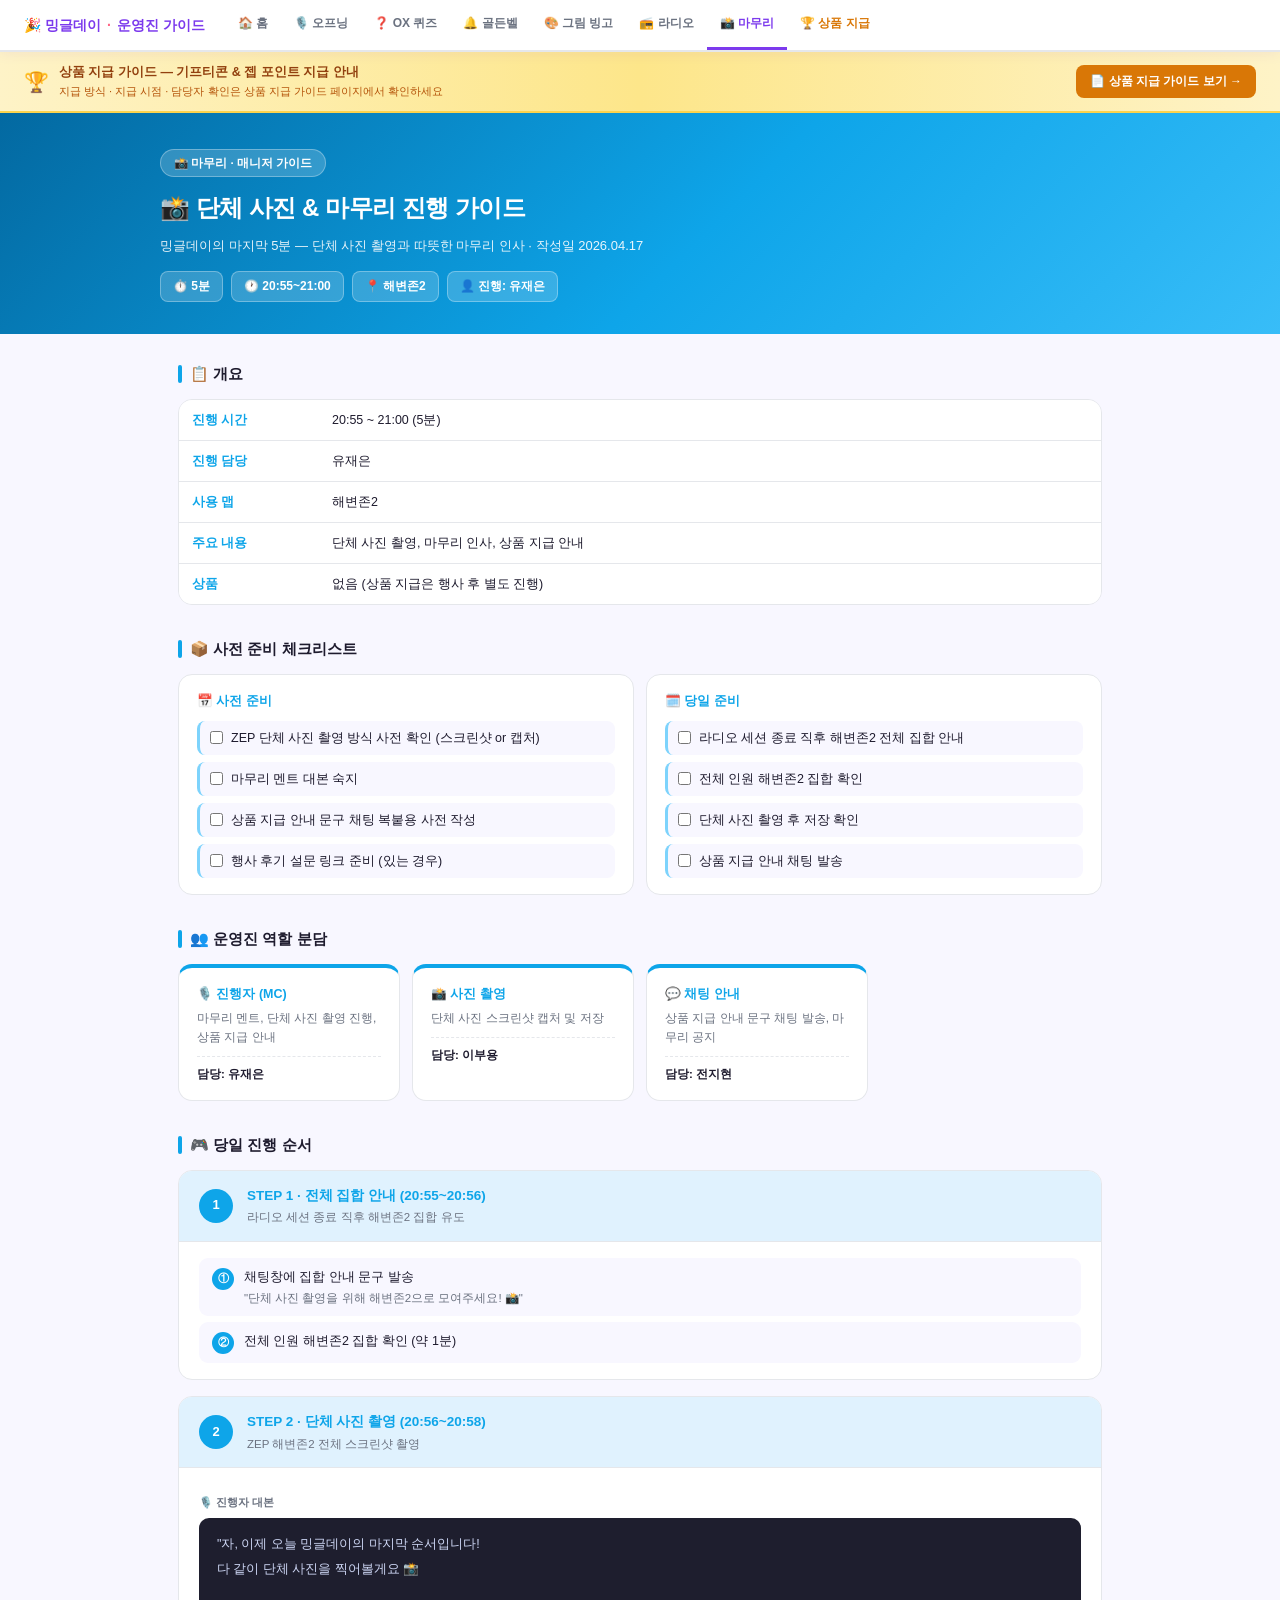
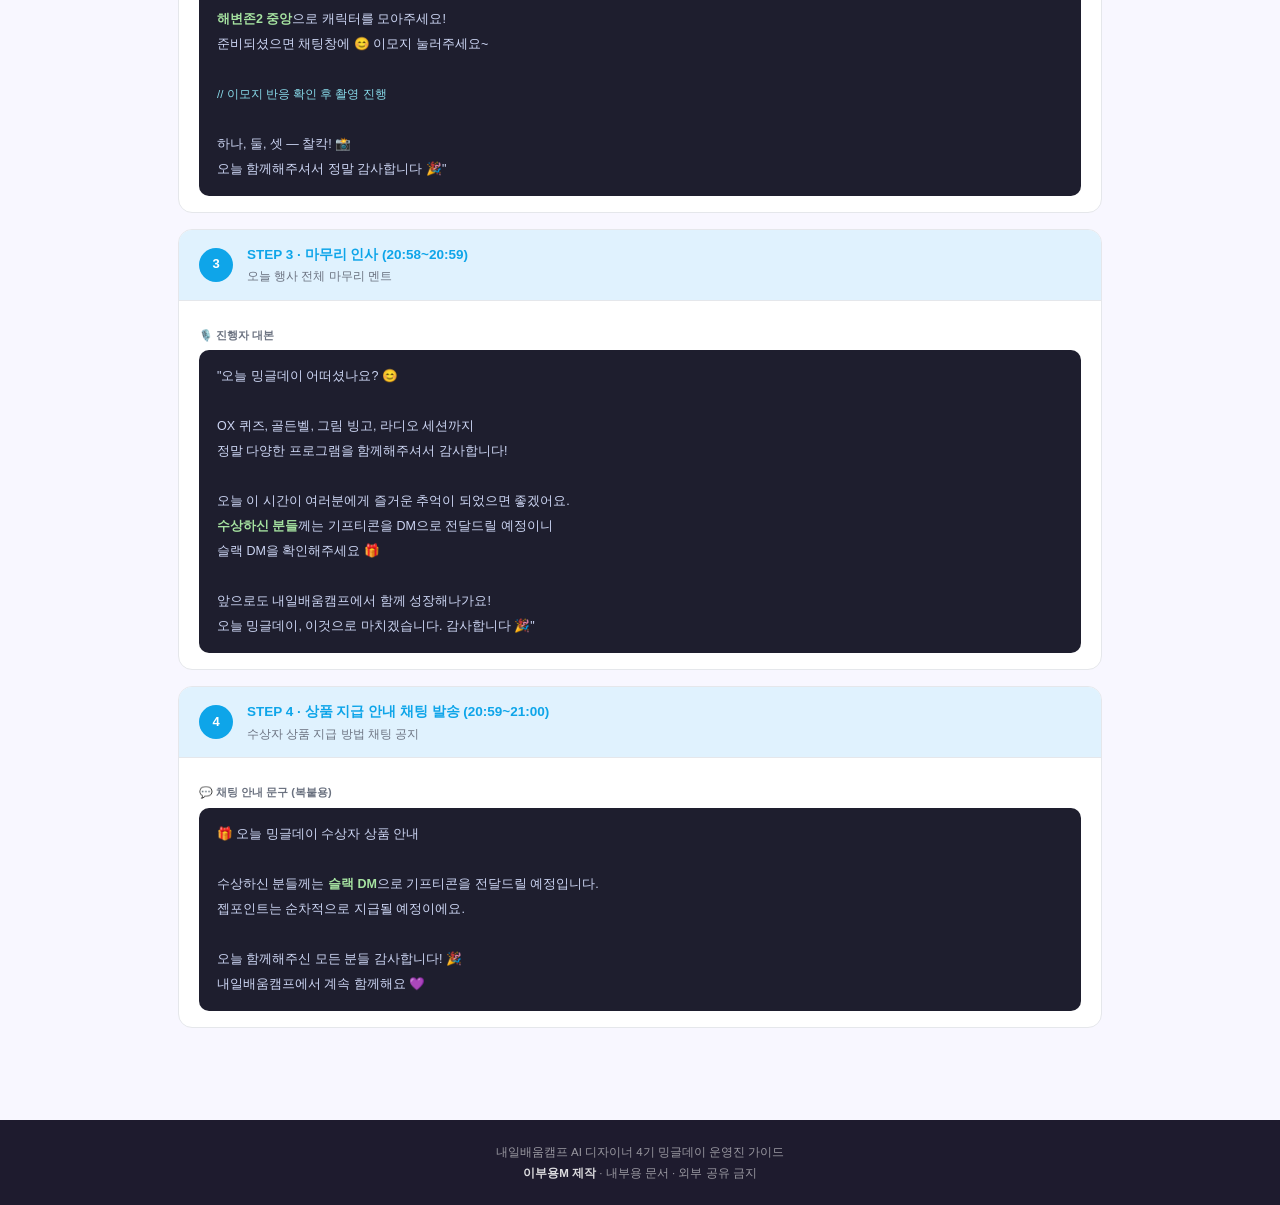
<file: CloseGuide.html>
<!DOCTYPE html>
<html lang="ko">
<head>
<meta charset="UTF-8"/>
<meta name="viewport" content="width=device-width,initial-scale=1.0"/>
<title>마무리 가이드 | 밍글데이 운영진</title>
<style>
  :root {
    --p: #7C3AED; --pl: #EDE9FE; --p2: #A78BFA;
    --bg: #F8F7FF; --c: #fff; --t: #1E1B2E;
    --s: #6B7280; --b: #E5E7EB; --r: 14px;
    --accent: #0EA5E9; --accentl: #E0F2FE;
  }
  * { box-sizing: border-box; margin: 0; padding: 0; }
  body { font-family: "Apple SD Gothic Neo","Malgun Gothic",sans-serif; background: var(--bg); color: var(--t); font-size: 13px; line-height: 1.6; }

  nav { position: sticky; top: 0; z-index: 100; background: #fff; border-bottom: 2px solid var(--b); display: flex; align-items: center; padding: 0 24px; gap: 4px; box-shadow: 0 2px 12px rgba(124,58,237,.08); flex-wrap: wrap; }
  .nav-logo { font-size: 14px; font-weight: 800; color: var(--p); margin-right: 16px; white-space: nowrap; padding: 14px 0; display: flex; align-items: center; gap: 6px; }
  .nav-logo .dot { color: #FF6584; }
  .nav-tabs { display: flex; overflow-x: auto; }
  .nav-tab { padding: 14px 13px; font-size: 12px; font-weight: 600; color: var(--s); white-space: nowrap; border: none; border-bottom: 3px solid transparent; background: none; transition: all .2s; text-decoration: none; display: flex; align-items: center; gap: 5px; cursor: pointer; }
  .nav-tab:hover { color: var(--p); background: var(--pl); }
  .nav-tab.active { color: var(--p); border-bottom: 3px solid var(--p); }
  .nav-tab.award { color: #D97706; }
  .nav-tab.award:hover { background: #FFFBEB; color: #B45309; }

  .award-banner { background: linear-gradient(90deg,#FEF3C7 0%,#FDE68A 50%,#FEF3C7 100%); border-bottom: 2px solid #FCD34D; padding: 10px 24px; display: flex; align-items: center; justify-content: space-between; gap: 12px; flex-wrap: wrap; }
  .award-banner-left { display: flex; align-items: center; gap: 10px; }
  .award-banner-icon { font-size: 20px; }
  .award-banner-text { font-size: 12.5px; font-weight: 700; color: #92400E; }
  .award-banner-sub { font-size: 11px; color: #B45309; margin-top: 1px; }
  .award-banner-btn { display: inline-flex; align-items: center; gap: 5px; background: #D97706; color: #fff; border-radius: 8px; padding: 7px 14px; font-size: 12px; font-weight: 700; text-decoration: none; transition: all .2s; white-space: nowrap; }
  .award-banner-btn:hover { background: #B45309; }

  .hero { background: linear-gradient(135deg,#0369A1 0%,#0EA5E9 55%,#38BDF8 100%); padding: 36px 32px 32px; color: #fff; }
  .hero-inner { max-width: 960px; margin: 0 auto; }
  .hero-badge { display: inline-block; background: rgba(255,255,255,.18); border: 1px solid rgba(255,255,255,.3); border-radius: 20px; padding: 4px 13px; font-size: 11.5px; font-weight: 700; margin-bottom: 12px; }
  .hero h1 { font-size: 24px; font-weight: 900; margin-bottom: 7px; letter-spacing: -.5px; }
  .hero p { font-size: 13px; opacity: .9; line-height: 1.7; margin-bottom: 14px; }
  .hero-meta { display: flex; gap: 8px; flex-wrap: wrap; }
  .hero-meta-item { background: rgba(255,255,255,.18); border: 1px solid rgba(255,255,255,.3); border-radius: 8px; padding: 5px 12px; font-size: 12px; font-weight: 600; }

  .main { max-width: 960px; margin: 0 auto; padding: 28px 18px 60px; }
  .section { margin-bottom: 32px; }
  .sec-title { font-size: 15px; font-weight: 800; color: var(--t); margin-bottom: 13px; display: flex; align-items: center; gap: 8px; }
  .sec-title::before { content: ""; display: inline-block; width: 4px; height: 18px; background: var(--accent); border-radius: 4px; }

  .tbl-wrap { overflow-x: auto; border-radius: var(--r); border: 1px solid var(--b); }
  table { width: 100%; border-collapse: collapse; background: #fff; font-size: 12.5px; }
  th { background: var(--accentl); color: var(--accent); font-weight: 700; padding: 10px 13px; text-align: left; border-bottom: 2px solid var(--b); white-space: nowrap; }
  td { padding: 10px 13px; border-bottom: 1px solid var(--b); vertical-align: middle; line-height: 1.6; }
  tr:last-child td { border-bottom: none; }
  tr:hover td { background: #FAFAFA; }

  .alert { border-radius: var(--r); padding: 12px 16px; font-size: 12.5px; line-height: 1.7; margin-bottom: 14px; display: flex; gap: 10px; align-items: flex-start; }
  .alert-ac { background: var(--accentl); border-left: 4px solid var(--accent); }
  .alert-y  { background: #FFFBEB; border-left: 4px solid #F59E0B; }
  .alert-icon { font-size: 16px; flex-shrink: 0; margin-top: 1px; }

  .steps { display: flex; flex-direction: column; gap: 16px; }
  .step-card { background: var(--c); border: 1px solid var(--b); border-radius: var(--r); overflow: hidden; }
  .step-header { display: flex; align-items: center; gap: 14px; padding: 14px 20px; border-bottom: 1px solid var(--b); background: var(--accentl); }
  .step-num { min-width: 34px; height: 34px; background: var(--accent); color: #fff; border-radius: 50%; display: flex; align-items: center; justify-content: center; font-size: 13px; font-weight: 800; flex-shrink: 0; }
  .step-header-text h3 { font-size: 13.5px; font-weight: 800; color: var(--accent); }
  .step-header-text p { font-size: 11.5px; color: var(--s); margin-top: 2px; }
  .step-body { padding: 16px 20px; }
  .step-body > p { font-size: 12.5px; color: var(--s); line-height: 1.7; margin-bottom: 10px; }

  .script-wrap { margin-top: 10px; }
  .script-label { font-size: 11px; font-weight: 700; color: var(--s); margin-bottom: 6px; display: flex; align-items: center; gap: 5px; }
  .script-box { background: #1E1E2E; color: #CDD6F4; border-radius: 10px; padding: 14px 18px; font-size: 12.5px; line-height: 2; font-family: "Apple SD Gothic Neo","Malgun Gothic",sans-serif; white-space: pre-wrap; }
  .script-box .hl { color: #A6E3A1; font-weight: 700; }
  .script-box .em { color: #FAB387; }
  .script-box .note { color: #89DCEB; font-size: 11.5px; }

  .check-grid { display: grid; grid-template-columns: 1fr 1fr; gap: 12px; }
  .check-card { background: var(--c); border: 1px solid var(--b); border-radius: var(--r); padding: 16px 18px; }
  .check-card-title { font-size: 12.5px; font-weight: 800; color: var(--accent); margin-bottom: 10px; display: flex; align-items: center; gap: 6px; }
  .check-list { list-style: none; display: flex; flex-direction: column; gap: 7px; }
  .check-list li { font-size: 12.5px; line-height: 1.6; padding: 7px 10px; background: var(--bg); border-radius: 8px; border-left: 3px solid #7DD3FC; display: flex; align-items: flex-start; gap: 8px; }
  .check-list li input[type=checkbox] { margin-top: 3px; flex-shrink: 0; accent-color: var(--accent); }

  .flow-list { display: flex; flex-direction: column; gap: 6px; }
  .flow-item { display: flex; gap: 10px; align-items: flex-start; background: var(--bg); border-radius: 9px; padding: 9px 13px; font-size: 12.5px; line-height: 1.6; }
  .flow-num { min-width: 22px; height: 22px; background: var(--accent); color: #fff; border-radius: 50%; display: flex; align-items: center; justify-content: center; font-size: 11px; font-weight: 800; flex-shrink: 0; margin-top: 1px; }
  .flow-sub { font-size: 11.5px; color: var(--s); margin-top: 2px; }

  .role-grid { display: grid; grid-template-columns: repeat(auto-fill,minmax(200px,1fr)); gap: 12px; }
  .role-card { background: var(--c); border: 1px solid var(--b); border-radius: var(--r); padding: 16px 18px; border-top: 4px solid var(--accent); }
  .role-title { font-size: 12.5px; font-weight: 800; color: var(--accent); margin-bottom: 5px; }
  .role-desc { font-size: 12px; color: var(--s); line-height: 1.6; }
  .role-who { margin-top: 9px; padding-top: 8px; border-top: 1px dashed var(--b); font-size: 11.5px; font-weight: 700; }

  .em-list { display: flex; flex-direction: column; gap: 8px; }
  .em-item { background: var(--c); border: 1px solid var(--b); border-radius: 10px; padding: 11px 15px; display: flex; gap: 12px; align-items: flex-start; }
  .em-sit { min-width: 200px; font-size: 12px; font-weight: 700; color: #DC2626; flex-shrink: 0; }
  .em-act { font-size: 12px; color: var(--t); line-height: 1.6; }

  footer { background: var(--t); color: rgba(255,255,255,.55); text-align: center; padding: 22px 16px; font-size: 11.5px; line-height: 1.8; }
  footer strong { color: rgba(255,255,255,.85); }

  @media(max-width:640px) {
    .hero { padding: 22px 14px; } .hero h1 { font-size: 19px; }
    .main { padding: 16px 12px 50px; }
    .check-grid { grid-template-columns: 1fr; }
    .em-sit { min-width: 120px; }
    nav { padding: 0 10px; }
    .award-banner { padding: 10px 14px; }
  }
</style>
</head>
<body>

<nav>
  <div class="nav-logo">🎉 밍글데이 <span class="dot">·</span> 운영진 가이드</div>
  <div class="nav-tabs">
    <a href="https://nbc-apm.github.io/nbc-apm-manager/index.html" class="nav-tab">🏠 홈</a>
    <a href="https://nbc-apm.github.io/nbc-apm-manager/OpeningGuide.html" class="nav-tab">🎙️ 오프닝</a>
    <a href="https://nbc-apm.github.io/nbc-apm-manager/OXQuizGuide.html" class="nav-tab">❓ OX 퀴즈</a>
    <a href="https://nbc-apm.github.io/nbc-apm-manager/GoldenBellGameGuide.html" class="nav-tab">🔔 골든벨</a>
    <a href="https://nbc-apm.github.io/nbc-apm-manager/PictureBingoManagerGuide.html" class="nav-tab">🎨 그림 빙고</a>
    <a href="https://nbc-apm.github.io/nbc-apm-manager/RadioSessionGuide.html" class="nav-tab">📻 라디오</a>
    <a href="https://nbc-apm.github.io/nbc-apm-manager/CloseGuide.html" class="nav-tab active">📸 마무리</a>
    <a href="https://nbc-apm.github.io/nbc-apm-manager/AwardGuide.html" class="nav-tab award">🏆 상품 지급</a>
  </div>
</nav>

<div class="award-banner">
  <div class="award-banner-left">
    <div class="award-banner-icon">🏆</div>
    <div>
      <div class="award-banner-text">상품 지급 가이드 — 기프티콘 &amp; 젭 포인트 지급 안내</div>
      <div class="award-banner-sub">지급 방식 · 지급 시점 · 담당자 확인은 상품 지급 가이드 페이지에서 확인하세요</div>
    </div>
  </div>
  <a href="https://nbc-apm.github.io/nbc-apm-manager/AwardGuide.html" class="award-banner-btn">📄 상품 지급 가이드 보기 →</a>
</div>

<div class="hero">
  <div class="hero-inner">
    <div class="hero-badge">📸 마무리 · 매니저 가이드</div>
    <h1>📸 단체 사진 &amp; 마무리 진행 가이드</h1>
    <p>밍글데이의 마지막 5분 — 단체 사진 촬영과 따뜻한 마무리 인사 · 작성일 2026.04.17</p>
    <div class="hero-meta">
      <div class="hero-meta-item">⏱️ 5분</div>
      <div class="hero-meta-item">🕐 20:55~21:00</div>
      <div class="hero-meta-item">📍 해변존2</div>
      <div class="hero-meta-item">👤 진행: 유재은</div>
    </div>
  </div>
</div>

<div class="main">

  <div class="section">
    <div class="sec-title">📋 개요</div>
    <div class="tbl-wrap"><table>
      <tbody>
        <tr><td style="width:140px;font-weight:700;color:var(--accent);">진행 시간</td><td>20:55 ~ 21:00 (5분)</td></tr>
        <tr><td style="font-weight:700;color:var(--accent);">진행 담당</td><td>유재은</td></tr>
        <tr><td style="font-weight:700;color:var(--accent);">사용 맵</td><td>해변존2</td></tr>
        <tr><td style="font-weight:700;color:var(--accent);">주요 내용</td><td>단체 사진 촬영, 마무리 인사, 상품 지급 안내</td></tr>
        <tr><td style="font-weight:700;color:var(--accent);">상품</td><td>없음 (상품 지급은 행사 후 별도 진행)</td></tr>
      </tbody>
    </table></div>
  </div>

  <div class="section">
    <div class="sec-title">📦 사전 준비 체크리스트</div>
    <div class="check-grid">
      <div class="check-card">
        <div class="check-card-title">📅 사전 준비</div>
        <ul class="check-list">
          <li><input type="checkbox"> ZEP 단체 사진 촬영 방식 사전 확인 (스크린샷 or 캡처)</li>
          <li><input type="checkbox"> 마무리 멘트 대본 숙지</li>
          <li><input type="checkbox"> 상품 지급 안내 문구 채팅 복붙용 사전 작성</li>
          <li><input type="checkbox"> 행사 후기 설문 링크 준비 (있는 경우)</li>
        </ul>
      </div>
      <div class="check-card">
        <div class="check-card-title">🗓️ 당일 준비</div>
        <ul class="check-list">
          <li><input type="checkbox"> 라디오 세션 종료 직후 해변존2 전체 집합 안내</li>
          <li><input type="checkbox"> 전체 인원 해변존2 집합 확인</li>
          <li><input type="checkbox"> 단체 사진 촬영 후 저장 확인</li>
          <li><input type="checkbox"> 상품 지급 안내 채팅 발송</li>
        </ul>
      </div>
    </div>
  </div>

  <div class="section">
    <div class="sec-title">👥 운영진 역할 분담</div>
    <div class="role-grid">
      <div class="role-card">
        <div class="role-title">🎙️ 진행자 (MC)</div>
        <div class="role-desc">마무리 멘트, 단체 사진 촬영 진행, 상품 지급 안내</div>
        <div class="role-who">담당: 유재은</div>
      </div>
      <div class="role-card">
        <div class="role-title">📸 사진 촬영</div>
        <div class="role-desc">단체 사진 스크린샷 캡처 및 저장</div>
        <div class="role-who">담당: 이부용</div>
      </div>
      <div class="role-card">
        <div class="role-title">💬 채팅 안내</div>
        <div class="role-desc">상품 지급 안내 문구 채팅 발송, 마무리 공지</div>
        <div class="role-who">담당: 전지현</div>
      </div>
    </div>
  </div>

  <div class="section">
    <div class="sec-title">🎮 당일 진행 순서</div>
    <div class="steps">

      <div class="step-card">
        <div class="step-header">
          <div class="step-num">1</div>
          <div class="step-header-text">
            <h3>STEP 1 · 전체 집합 안내 (20:55~20:56)</h3>
            <p>라디오 세션 종료 직후 해변존2 집합 유도</p>
          </div>
        </div>
        <div class="step-body">
          <div class="flow-list">
            <div class="flow-item"><div class="flow-num">①</div><div>채팅창에 집합 안내 문구 발송<div class="flow-sub">"단체 사진 촬영을 위해 해변존2으로 모여주세요! 📸"</div></div></div>
            <div class="flow-item"><div class="flow-num">②</div><div>전체 인원 해변존2 집합 확인 (약 1분)</div></div>
          </div>
        </div>
      </div>

      <div class="step-card">
        <div class="step-header">
          <div class="step-num">2</div>
          <div class="step-header-text">
            <h3>STEP 2 · 단체 사진 촬영 (20:56~20:58)</h3>
            <p>ZEP 해변존2 전체 스크린샷 촬영</p>
          </div>
        </div>
        <div class="step-body">
          <div class="script-wrap">
            <div class="script-label">🎙️ 진행자 대본</div>
            <div class="script-box">"자, 이제 오늘 밍글데이의 마지막 순서입니다!
다 같이 단체 사진을 찍어볼게요 📸

<span class="hl">해변존2 중앙</span>으로 캐릭터를 모아주세요!
준비되셨으면 채팅창에 <span class="em">😊</span> 이모지 눌러주세요~

<span class="note">// 이모지 반응 확인 후 촬영 진행</span>

하나, 둘, 셋 — 찰칵! 📸
오늘 함께해주셔서 정말 감사합니다 🎉"</div>
          </div>
        </div>
      </div>

      <div class="step-card">
        <div class="step-header">
          <div class="step-num">3</div>
          <div class="step-header-text">
            <h3>STEP 3 · 마무리 인사 (20:58~20:59)</h3>
            <p>오늘 행사 전체 마무리 멘트</p>
          </div>
        </div>
        <div class="step-body">
          <div class="script-wrap">
            <div class="script-label">🎙️ 진행자 대본</div>
            <div class="script-box">"오늘 밍글데이 어떠셨나요? 😊

OX 퀴즈, 골든벨, 그림 빙고, 라디오 세션까지
정말 다양한 프로그램을 함께해주셔서 감사합니다!

오늘 이 시간이 여러분에게 즐거운 추억이 되었으면 좋겠어요.
<span class="hl">수상하신 분들</span>께는 기프티콘을 DM으로 전달드릴 예정이니
슬랙 DM을 확인해주세요 🎁

앞으로도 내일배움캠프에서 함께 성장해나가요!
오늘 밍글데이, 이것으로 마치겠습니다. 감사합니다 🎉"</div>
          </div>
        </div>
      </div>

      <div class="step-card">
        <div class="step-header">
          <div class="step-num">4</div>
          <div class="step-header-text">
            <h3>STEP 4 · 상품 지급 안내 채팅 발송 (20:59~21:00)</h3>
            <p>수상자 상품 지급 방법 채팅 공지</p>
          </div>
        </div>
        <div class="step-body">
          <div class="script-wrap">
            <div class="script-label">💬 채팅 안내 문구 (복붙용)</div>
            <div class="script-box">🎁 오늘 밍글데이 수상자 상품 안내

수상하신 분들께는 <span class="hl">슬랙 DM</span>으로 기프티콘을 전달드릴 예정입니다.
젭포인트는 순차적으로 지급될 예정이에요.

오늘 함께해주신 모든 분들 감사합니다! 🎉
내일배움캠프에서 계속 함께해요 💜</div>
          </div>
        </div>
      </div>

    </div>
  </div>

</div>

<footer>
  <div>내일배움캠프 AI 디자이너 4기 밍글데이 운영진 가이드</div>
  <div><strong>이부용M 제작</strong> · 내부용 문서 · 외부 공유 금지</div>
</footer>
</body>
</html>
</file>
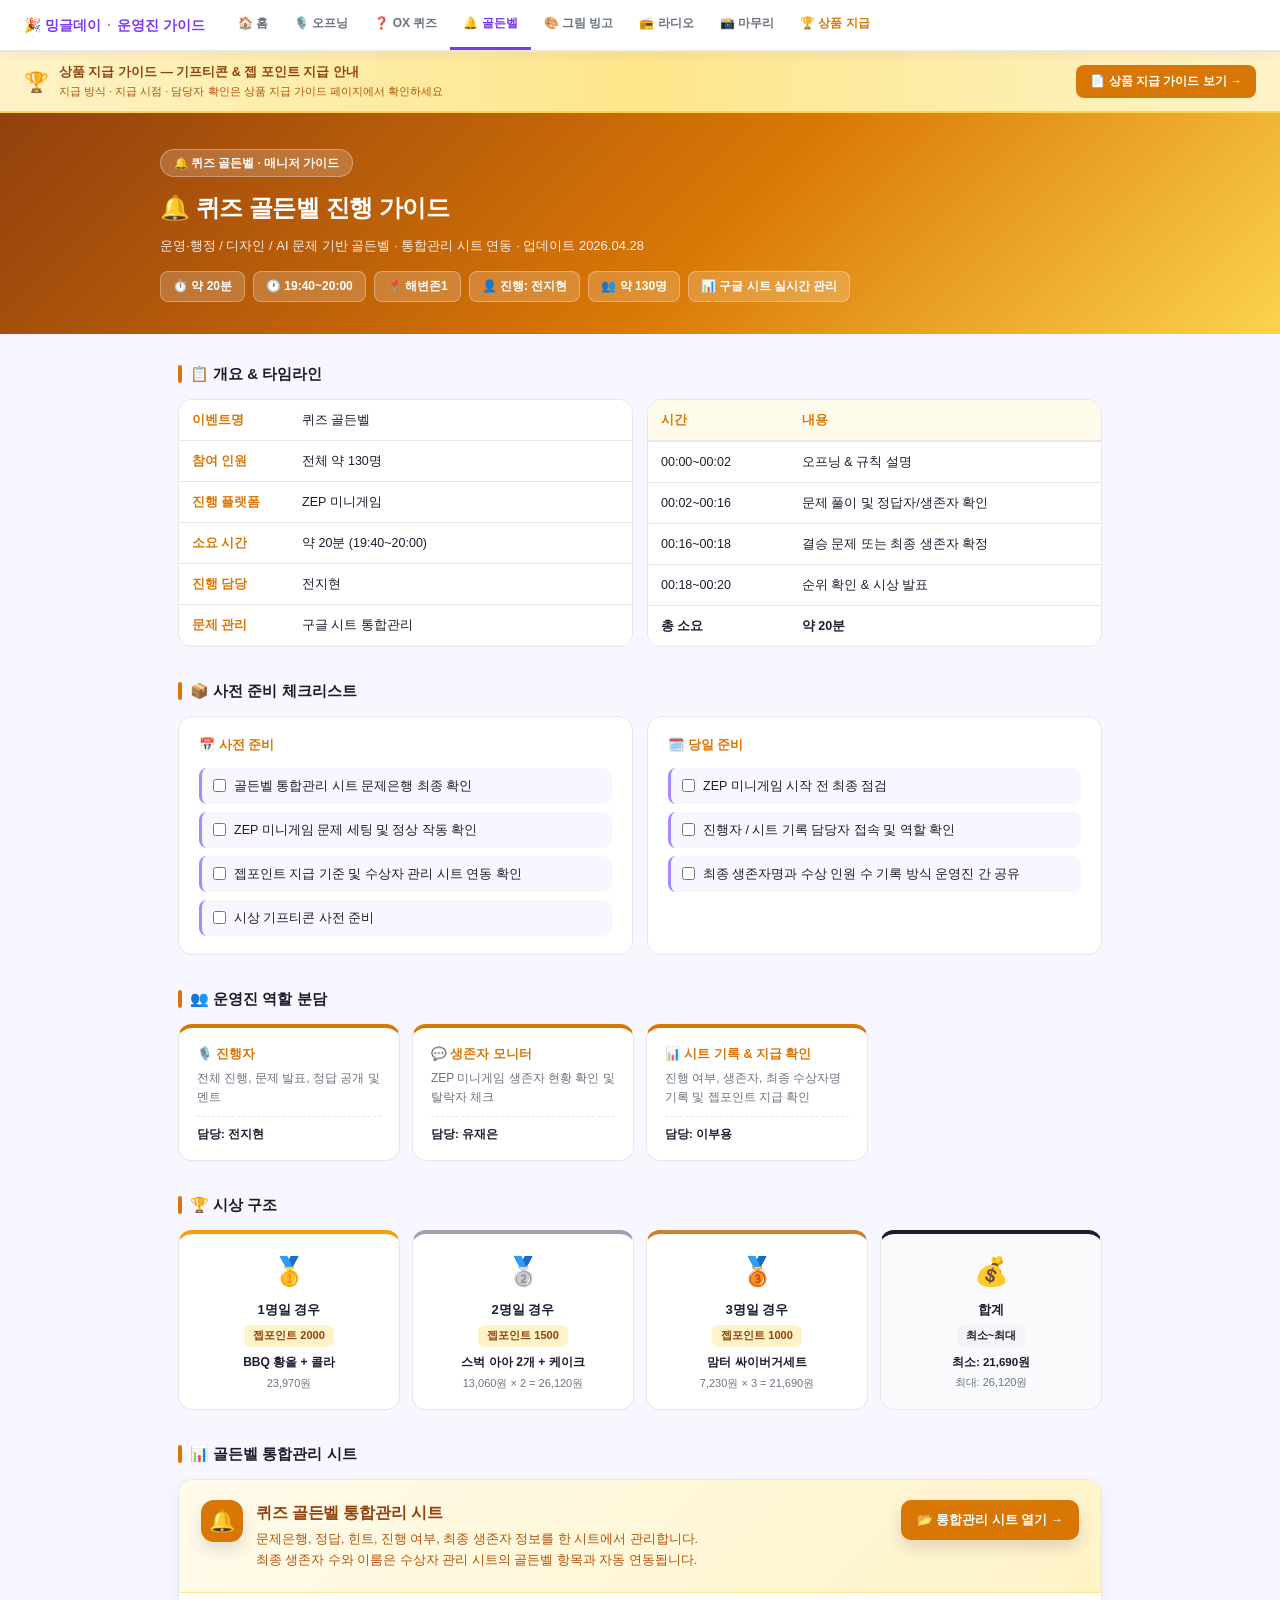
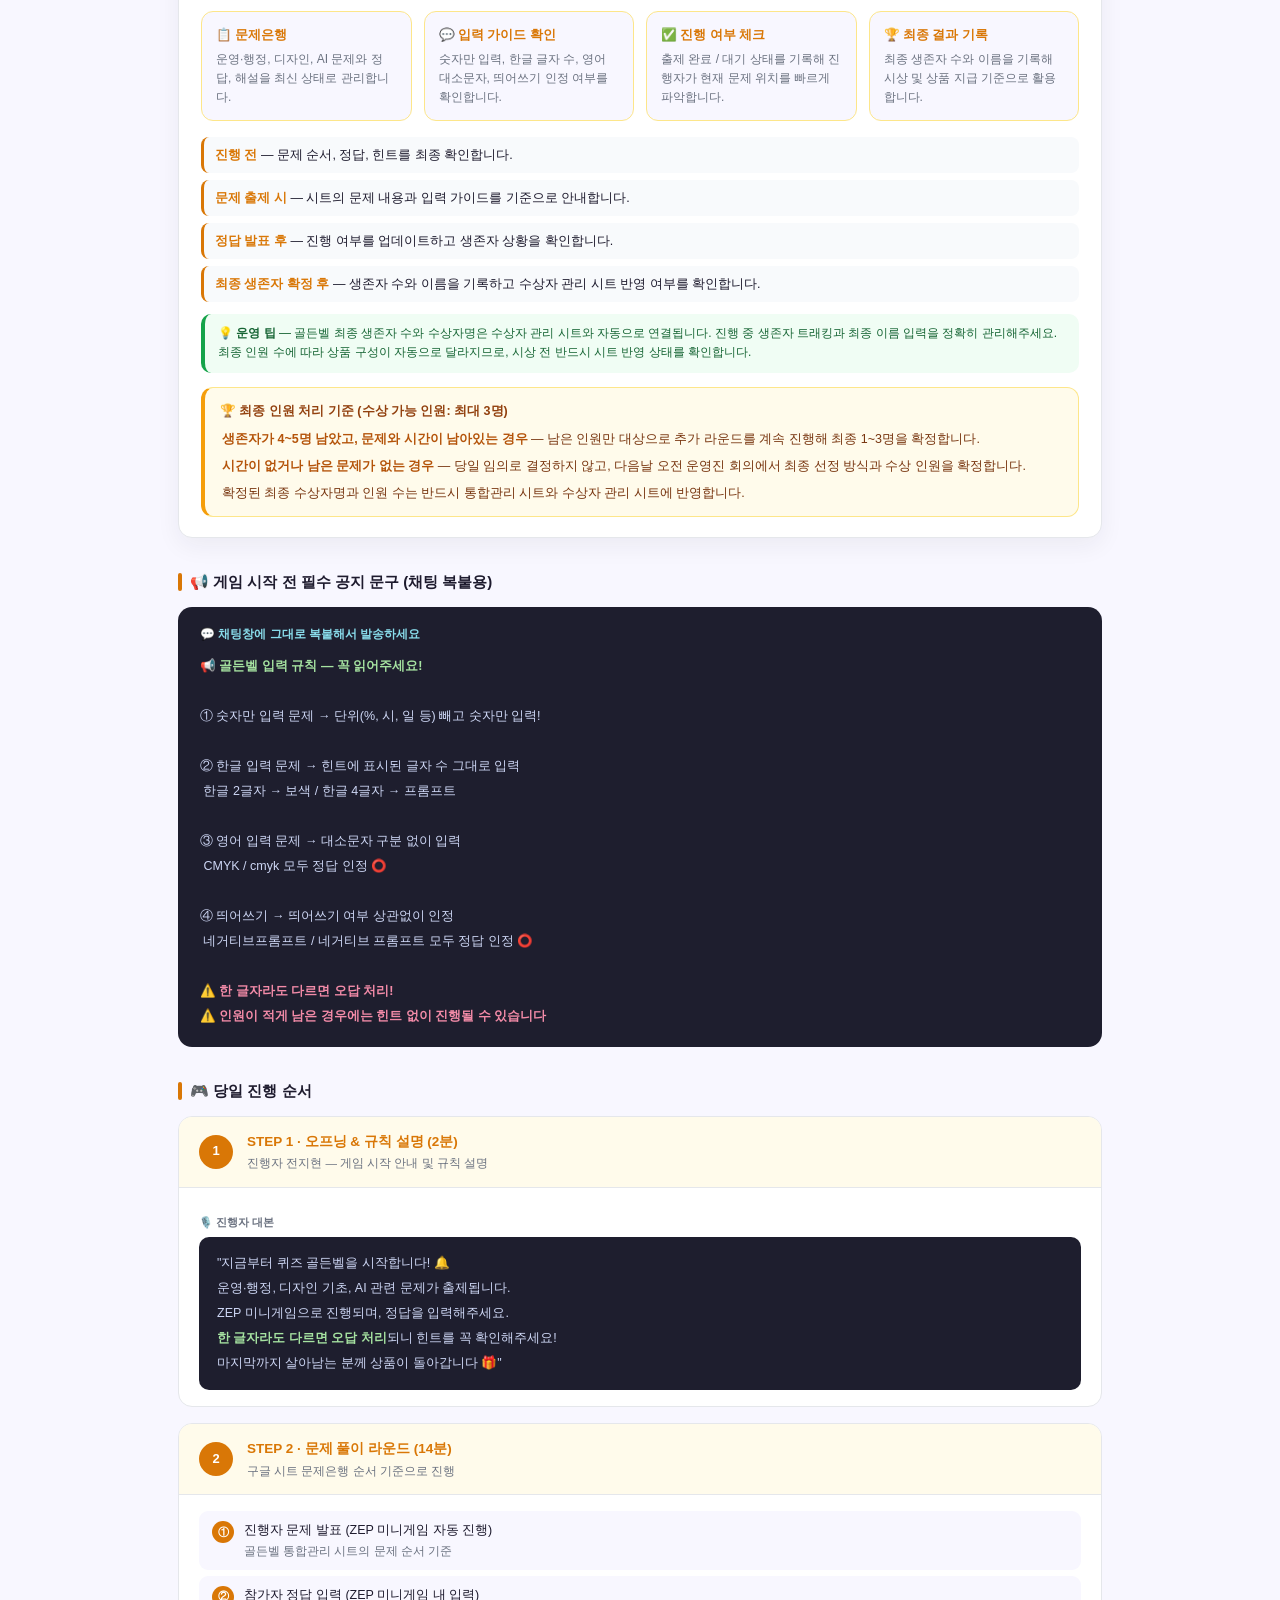
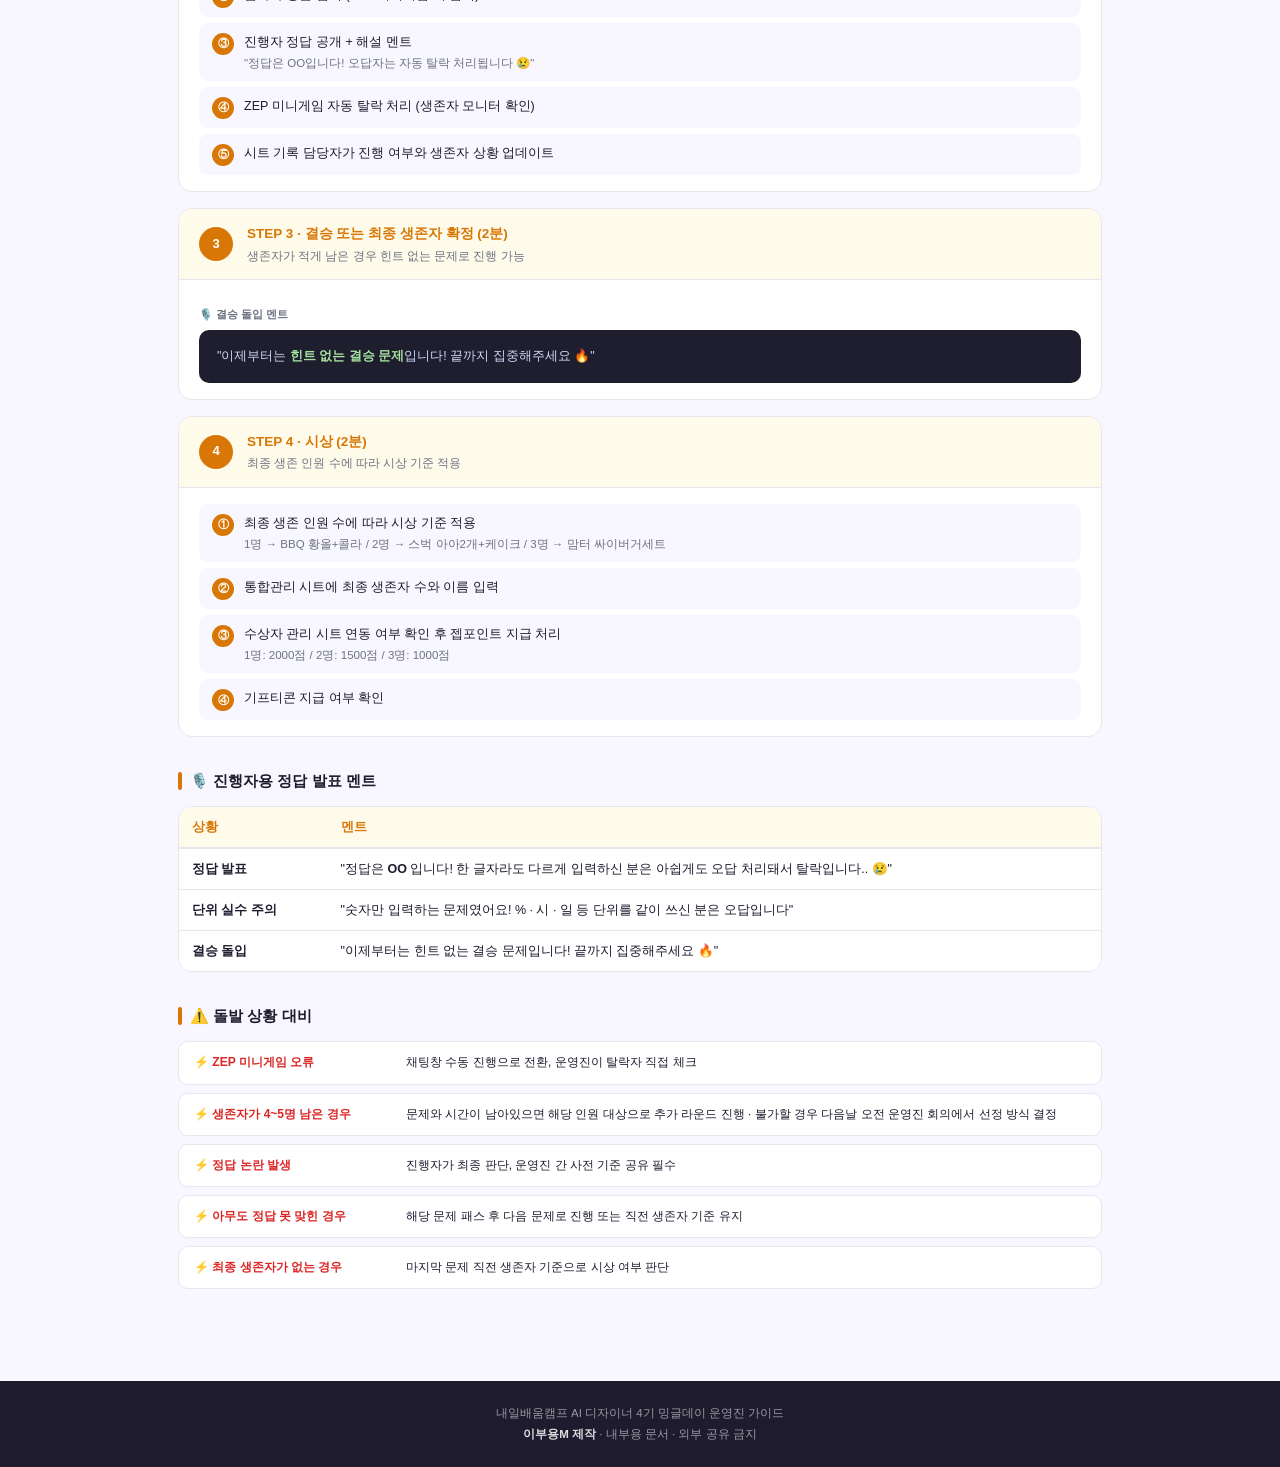
<file: GoldenBellGameGuide.html>
<!DOCTYPE html>
<html lang="ko">
<head>
<meta charset="UTF-8"/>
<meta name="viewport" content="width=device-width,initial-scale=1.0"/>
<title>골든벨 가이드 | 밍글데이 운영진</title>
<link rel="stylesheet" href="common.css"/>
<style>
  :root { --accent: #D97706; --accentl: #FFFBEB; }
  .hero { background: linear-gradient(135deg,#92400E 0%,#D97706 55%,#FCD34D 100%); }
  
  /* 골든벨 시트 카드 색상 강제 적용 */
  .sheet-card .sheet-card-head {
    background: linear-gradient(135deg,#FFFBEB 0%,#FEF3C7 100%) !important;
    border-bottom-color: #FDE68A !important;
  }
  .sheet-card .sheet-card-title { color: #92400E !important; }
  .sheet-card .sheet-card-desc  { color: #B45309 !important; }
  .sheet-card .sheet-feature    { border-color: #FDE68A !important; }

  /* 골든벨 전용 */
  .award-grid { display: grid; grid-template-columns: repeat(auto-fill,minmax(180px,1fr)); gap: 12px; }
  .award-card { background: var(--c); border: 1px solid var(--b); border-radius: var(--r); padding: 16px 18px; text-align: center; }
  .award-emoji { font-size: 28px; margin-bottom: 6px; }
  .award-name  { font-size: 13px; font-weight: 800; margin-bottom: 4px; }
  .award-point { display: inline-block; background: #FEF3C7; color: #92400E; border-radius: 7px; padding: 2px 9px; font-size: 11px; font-weight: 700; margin-bottom: 6px; }
  .award-product { font-size: 12px; color: var(--t); font-weight: 600; margin-bottom: 3px; }
  .award-total   { font-size: 11px; color: var(--s); }

  .announce-box   { background: #1E1E2E; border-radius: var(--r); padding: 18px 22px; }
  .announce-title { font-size: 12px; font-weight: 700; color: #89DCEB; margin-bottom: 10px; }
  .announce-body  { font-size: 12.5px; color: #CDD6F4; line-height: 2; white-space: pre-wrap; font-family: "Apple SD Gothic Neo","Malgun Gothic",sans-serif; }
  .announce-body .hl   { color: #A6E3A1; font-weight: 700; }
  .announce-body .warn { color: #F38BA8; font-weight: 700; }
</style>
</head>
<body>

<nav>
  <div class="nav-logo">🎉 밍글데이 <span class="dot">·</span> 운영진 가이드</div>
  <div class="nav-tabs">
    <a href="https://nbc-apm.github.io/nbc-apm-manager/index.html" class="nav-tab">🏠 홈</a>
    <a href="https://nbc-apm.github.io/nbc-apm-manager/OpeningGuide.html" class="nav-tab">🎙️ 오프닝</a>
    <a href="https://nbc-apm.github.io/nbc-apm-manager/OXQuizGuide.html" class="nav-tab">❓ OX 퀴즈</a>
    <a href="https://nbc-apm.github.io/nbc-apm-manager/GoldenBellGameGuide.html" class="nav-tab active">🔔 골든벨</a>
    <a href="https://nbc-apm.github.io/nbc-apm-manager/PictureBingoManagerGuide.html" class="nav-tab">🎨 그림 빙고</a>
    <a href="https://nbc-apm.github.io/nbc-apm-manager/RadioSessionGuide.html" class="nav-tab">📻 라디오</a>
    <a href="https://nbc-apm.github.io/nbc-apm-manager/CloseGuide.html" class="nav-tab">📸 마무리</a>
    <a href="https://nbc-apm.github.io/nbc-apm-manager/AwardGuide.html" class="nav-tab award">🏆 상품 지급</a>
  </div>
</nav>

<div class="award-banner">
  <div class="award-banner-left">
    <div class="award-banner-icon">🏆</div>
    <div>
      <div class="award-banner-text">상품 지급 가이드 — 기프티콘 &amp; 젭 포인트 지급 안내</div>
      <div class="award-banner-sub">지급 방식 · 지급 시점 · 담당자 확인은 상품 지급 가이드 페이지에서 확인하세요</div>
    </div>
  </div>
  <a href="https://nbc-apm.github.io/nbc-apm-manager/AwardGuide.html" class="award-banner-btn">📄 상품 지급 가이드 보기 →</a>
</div>

<div class="hero">
  <div class="hero-inner">
    <div class="hero-badge">🔔 퀴즈 골든벨 · 매니저 가이드</div>
    <h1>🔔 퀴즈 골든벨 진행 가이드</h1>
    <p>운영·행정 / 디자인 / AI 문제 기반 골든벨 · 통합관리 시트 연동 · 업데이트 2026.04.28</p>
    <div class="hero-meta">
      <div class="hero-meta-item">⏱️ 약 20분</div>
      <div class="hero-meta-item">🕐 19:40~20:00</div>
      <div class="hero-meta-item">📍 해변존1</div>
      <div class="hero-meta-item">👤 진행: 전지현</div>
      <div class="hero-meta-item">👥 약 130명</div>
      <div class="hero-meta-item">📊 구글 시트 실시간 관리</div>
    </div>
  </div>
</div>

<div class="main">

  <div class="section">
    <div class="sec-title">📋 개요 &amp; 타임라인</div>
    <div class="overview-grid">
      <div class="tbl-wrap"><table>
        <tbody>
          <tr><td style="width:110px;font-weight:700;color:var(--accent);">이벤트명</td><td>퀴즈 골든벨</td></tr>
          <tr><td style="font-weight:700;color:var(--accent);">참여 인원</td><td>전체 약 130명</td></tr>
          <tr><td style="font-weight:700;color:var(--accent);">진행 플랫폼</td><td>ZEP 미니게임</td></tr>
          <tr><td style="font-weight:700;color:var(--accent);">소요 시간</td><td>약 20분 (19:40~20:00)</td></tr>
          <tr><td style="font-weight:700;color:var(--accent);">진행 담당</td><td>전지현</td></tr>
          <tr><td style="font-weight:700;color:var(--accent);">문제 관리</td><td>구글 시트 통합관리</td></tr>
        </tbody>
      </table></div>
      <div class="tbl-wrap"><table>
        <thead><tr><th>시간</th><th>내용</th></tr></thead>
        <tbody>
          <tr><td>00:00~00:02</td><td>오프닝 &amp; 규칙 설명</td></tr>
          <tr><td>00:02~00:16</td><td>문제 풀이 및 정답자/생존자 확인</td></tr>
          <tr><td>00:16~00:18</td><td>결승 문제 또는 최종 생존자 확정</td></tr>
          <tr><td>00:18~00:20</td><td>순위 확인 &amp; 시상 발표</td></tr>
          <tr><td><strong>총 소요</strong></td><td><strong>약 20분</strong></td></tr>
        </tbody>
      </table></div>
    </div>
  </div>

  <div class="section">
    <div class="sec-title">📦 사전 준비 체크리스트</div>
    <div class="prep-grid">
      <div class="prep-card">
        <div class="prep-card-title">📅 사전 준비</div>
        <ul class="prep-list">
          <li><input type="checkbox"> 골든벨 통합관리 시트 문제은행 최종 확인</li>
          <li><input type="checkbox"> ZEP 미니게임 문제 세팅 및 정상 작동 확인</li>
          <li><input type="checkbox"> 젭포인트 지급 기준 및 수상자 관리 시트 연동 확인</li>
          <li><input type="checkbox"> 시상 기프티콘 사전 준비</li>
        </ul>
      </div>
      <div class="prep-card">
        <div class="prep-card-title">🗓️ 당일 준비</div>
        <ul class="prep-list">
          <li><input type="checkbox"> ZEP 미니게임 시작 전 최종 점검</li>
          <li><input type="checkbox"> 진행자 / 시트 기록 담당자 접속 및 역할 확인</li>
          <li><input type="checkbox"> 최종 생존자명과 수상 인원 수 기록 방식 운영진 간 공유</li>
        </ul>
      </div>
    </div>
  </div>

  <div class="section">
    <div class="sec-title">👥 운영진 역할 분담</div>
    <div class="role-grid">
      <div class="role-card">
        <div class="role-title">🎙️ 진행자</div>
        <div class="role-desc">전체 진행, 문제 발표, 정답 공개 및 멘트</div>
        <div class="role-who">담당: 전지현</div>
      </div>
      <div class="role-card">
        <div class="role-title">💬 생존자 모니터</div>
        <div class="role-desc">ZEP 미니게임 생존자 현황 확인 및 탈락자 체크</div>
        <div class="role-who">담당: 유재은</div>
      </div>
      <div class="role-card">
        <div class="role-title">📊 시트 기록 &amp; 지급 확인</div>
        <div class="role-desc">진행 여부, 생존자, 최종 수상자명 기록 및 젭포인트 지급 확인</div>
        <div class="role-who">담당: 이부용</div>
      </div>
    </div>
  </div>

  <div class="section">
    <div class="sec-title">🏆 시상 구조</div>
    <div class="award-grid">
      <div class="award-card" style="border-top:4px solid #F59E0B;">
        <div class="award-emoji">🥇</div>
        <div class="award-name">1명일 경우</div>
        <div class="award-point">젭포인트 2000</div>
        <div class="award-product">BBQ 황올 + 콜라</div>
        <div class="award-total">23,970원</div>
      </div>
      <div class="award-card" style="border-top:4px solid #9CA3AF;">
        <div class="award-emoji">🥈</div>
        <div class="award-name">2명일 경우</div>
        <div class="award-point">젭포인트 1500</div>
        <div class="award-product">스벅 아아 2개 + 케이크</div>
        <div class="award-total">13,060원 × 2 = 26,120원</div>
      </div>
      <div class="award-card" style="border-top:4px solid #CD7F32;">
        <div class="award-emoji">🥉</div>
        <div class="award-name">3명일 경우</div>
        <div class="award-point">젭포인트 1000</div>
        <div class="award-product">맘터 싸이버거세트</div>
        <div class="award-total">7,230원 × 3 = 21,690원</div>
      </div>
      <div class="award-card" style="border-top:4px solid #1E1B2E;background:#F9FAFB;">
        <div class="award-emoji">💰</div>
        <div class="award-name">합계</div>
        <div class="award-point" style="background:#F3F4F6;color:#1E1B2E;">최소~최대</div>
        <div class="award-product" style="font-size:11.5px;">최소: 21,690원</div>
        <div class="award-total">최대: 26,120원</div>
      </div>
    </div>
  </div>

    <div class="section">
    <div class="sec-title">📊 골든벨 통합관리 시트</div>
    <div class="sheet-card">
      <div class="sheet-card-head">
        <div class="sheet-card-title-wrap">
          <div class="sheet-card-icon">🔔</div>
          <div>
            <div class="sheet-card-title">퀴즈 골든벨 통합관리 시트</div>
            <div class="sheet-card-desc">
              문제은행, 정답, 힌트, 진행 여부, 최종 생존자 정보를 한 시트에서 관리합니다.<br>
              최종 생존자 수와 이름은 수상자 관리 시트의 골든벨 항목과 자동 연동됩니다.
            </div>
          </div>
        </div>
        <a href="https://docs.google.com/spreadsheets/d/1g0zg3QJi4rzuyXkdXFh2P3O4FLCRBdZgRRembR-sXJQ/edit?pli=1&gid=591351342#gid=591351342" target="_blank" rel="noopener noreferrer" class="sheet-btn-main">📂 통합관리 시트 열기 →</a>
      </div>
      <div class="sheet-card-body">
        <div class="sheet-feature-grid">
          <div class="sheet-feature">
            <div class="sheet-feature-title">📋 문제은행</div>
            <div class="sheet-feature-desc">운영·행정, 디자인, AI 문제와 정답, 해설을 최신 상태로 관리합니다.</div>
          </div>
          <div class="sheet-feature">
            <div class="sheet-feature-title">💬 입력 가이드 확인</div>
            <div class="sheet-feature-desc">숫자만 입력, 한글 글자 수, 영어 대소문자, 띄어쓰기 인정 여부를 확인합니다.</div>
          </div>
          <div class="sheet-feature">
            <div class="sheet-feature-title">✅ 진행 여부 체크</div>
            <div class="sheet-feature-desc">출제 완료 / 대기 상태를 기록해 진행자가 현재 문제 위치를 빠르게 파악합니다.</div>
          </div>
          <div class="sheet-feature">
            <div class="sheet-feature-title">🏆 최종 결과 기록</div>
            <div class="sheet-feature-desc">최종 생존자 수와 이름을 기록해 시상 및 상품 지급 기준으로 활용합니다.</div>
          </div>
        </div>

        <ul class="sheet-guide-list">
          <li><strong>진행 전</strong> — 문제 순서, 정답, 힌트를 최종 확인합니다.</li>
          <li><strong>문제 출제 시</strong> — 시트의 문제 내용과 입력 가이드를 기준으로 안내합니다.</li>
          <li><strong>정답 발표 후</strong> — 진행 여부를 업데이트하고 생존자 상황을 확인합니다.</li>
          <li><strong>최종 생존자 확정 후</strong> — 생존자 수와 이름을 기록하고 수상자 관리 시트 반영 여부를 확인합니다.</li>
        </ul>

        <div class="mini-note">
          💡 <strong>운영 팁</strong> — 골든벨 최종 생존자 수와 수상자명은 수상자 관리 시트와 자동으로 연결됩니다. 진행 중 생존자 트래킹과 최종 이름 입력을 정확히 관리해주세요. 최종 인원 수에 따라 상품 구성이 자동으로 달라지므로, 시상 전 반드시 시트 반영 상태를 확인합니다.
        </div>

        <div class="result-policy">
          <div class="result-policy-title">🏆 최종 인원 처리 기준 (수상 가능 인원: 최대 3명)</div>
          <ul class="result-policy-list">
            <li><strong>생존자가 4~5명 남았고, 문제와 시간이 남아있는 경우</strong> — 남은 인원만 대상으로 추가 라운드를 계속 진행해 최종 1~3명을 확정합니다.</li>
            <li><strong>시간이 없거나 남은 문제가 없는 경우</strong> — 당일 임의로 결정하지 않고, 다음날 오전 운영진 회의에서 최종 선정 방식과 수상 인원을 확정합니다.</li>
            <li>확정된 최종 수상자명과 인원 수는 반드시 통합관리 시트와 수상자 관리 시트에 반영합니다.</li>
          </ul>
        </div>
      </div>
    </div>
  </div>

  <div class="section">
    <div class="sec-title">📢 게임 시작 전 필수 공지 문구 (채팅 복붙용)</div>
    <div class="announce-box">
      <div class="announce-title">💬 채팅창에 그대로 복붙해서 발송하세요</div>
      <div class="announce-body"><span class="hl">📢 골든벨 입력 규칙 — 꼭 읽어주세요!</span>

① 숫자만 입력 문제 → 단위(%, 시, 일 등) 빼고 숫자만 입력!

② 한글 입력 문제 → 힌트에 표시된 글자 수 그대로 입력
 한글 2글자 → 보색 / 한글 4글자 → 프롬프트

③ 영어 입력 문제 → 대소문자 구분 없이 입력
 CMYK / cmyk 모두 정답 인정 ⭕

④ 띄어쓰기 → 띄어쓰기 여부 상관없이 인정
 네거티브프롬프트 / 네거티브 프롬프트 모두 정답 인정 ⭕

<span class="warn">⚠️ 한 글자라도 다르면 오답 처리!</span>
<span class="warn">⚠️ 인원이 적게 남은 경우에는 힌트 없이 진행될 수 있습니다</span></div>
    </div>
  </div>

  <div class="section">
    <div class="sec-title">🎮 당일 진행 순서</div>
    <div class="steps">

      <div class="step-card">
        <div class="step-header">
          <div class="step-num">1</div>
          <div class="step-header-text">
            <h3>STEP 1 · 오프닝 &amp; 규칙 설명 (2분)</h3>
            <p>진행자 전지현 — 게임 시작 안내 및 규칙 설명</p>
          </div>
        </div>
        <div class="step-body">
          <div class="script-wrap">
            <div class="script-label">🎙️ 진행자 대본</div>
            <div class="script-box">"지금부터 퀴즈 골든벨을 시작합니다! 🔔
운영·행정, 디자인 기초, AI 관련 문제가 출제됩니다.
ZEP 미니게임으로 진행되며, 정답을 입력해주세요.
<span class="hl">한 글자라도 다르면 오답 처리</span>되니 힌트를 꼭 확인해주세요!
마지막까지 살아남는 분께 상품이 돌아갑니다 🎁"</div>
          </div>
        </div>
      </div>

      <div class="step-card">
        <div class="step-header">
          <div class="step-num">2</div>
          <div class="step-header-text">
            <h3>STEP 2 · 문제 풀이 라운드 (14분)</h3>
            <p>구글 시트 문제은행 순서 기준으로 진행</p>
          </div>
        </div>
        <div class="step-body">
          <div class="flow-list">
            <div class="flow-item"><div class="flow-num">①</div><div>진행자 문제 발표 (ZEP 미니게임 자동 진행)<div class="flow-sub">골든벨 통합관리 시트의 문제 순서 기준</div></div></div>
            <div class="flow-item"><div class="flow-num">②</div><div>참가자 정답 입력 (ZEP 미니게임 내 입력)</div></div>
            <div class="flow-item"><div class="flow-num">③</div><div>진행자 정답 공개 + 해설 멘트<div class="flow-sub">"정답은 OO입니다! 오답자는 자동 탈락 처리됩니다 😢"</div></div></div>
            <div class="flow-item"><div class="flow-num">④</div><div>ZEP 미니게임 자동 탈락 처리 (생존자 모니터 확인)</div></div>
            <div class="flow-item"><div class="flow-num">⑤</div><div>시트 기록 담당자가 진행 여부와 생존자 상황 업데이트</div></div>
          </div>
        </div>
      </div>

      <div class="step-card">
        <div class="step-header">
          <div class="step-num">3</div>
          <div class="step-header-text">
            <h3>STEP 3 · 결승 또는 최종 생존자 확정 (2분)</h3>
            <p>생존자가 적게 남은 경우 힌트 없는 문제로 진행 가능</p>
          </div>
        </div>
        <div class="step-body">
          <div class="script-wrap">
            <div class="script-label">🎙️ 결승 돌입 멘트</div>
            <div class="script-box">"이제부터는 <span class="hl">힌트 없는 결승 문제</span>입니다! 끝까지 집중해주세요 🔥"</div>
          </div>
        </div>
      </div>

      <div class="step-card">
        <div class="step-header">
          <div class="step-num">4</div>
          <div class="step-header-text">
            <h3>STEP 4 · 시상 (2분)</h3>
            <p>최종 생존 인원 수에 따라 시상 기준 적용</p>
          </div>
        </div>
        <div class="step-body">
          <div class="flow-list">
            <div class="flow-item"><div class="flow-num">①</div><div>최종 생존 인원 수에 따라 시상 기준 적용<div class="flow-sub">1명 → BBQ 황올+콜라 / 2명 → 스벅 아아2개+케이크 / 3명 → 맘터 싸이버거세트</div></div></div>
            <div class="flow-item"><div class="flow-num">②</div><div>통합관리 시트에 최종 생존자 수와 이름 입력</div></div>
            <div class="flow-item"><div class="flow-num">③</div><div>수상자 관리 시트 연동 여부 확인 후 젭포인트 지급 처리<div class="flow-sub">1명: 2000점 / 2명: 1500점 / 3명: 1000점</div></div></div>
            <div class="flow-item"><div class="flow-num">④</div><div>기프티콘 지급 여부 확인</div></div>
          </div>
        </div>
      </div>

    </div>
  </div>

  <div class="section">
    <div class="sec-title">🎙️ 진행자용 정답 발표 멘트</div>
    <div class="tbl-wrap"><table>
      <thead><tr><th>상황</th><th>멘트</th></tr></thead>
      <tbody>
        <tr><td style="font-weight:700;white-space:nowrap;">정답 발표</td><td>"정답은 <strong>OO</strong> 입니다! 한 글자라도 다르게 입력하신 분은 아쉽게도 오답 처리돼서 탈락입니다.. 😢"</td></tr>
        <tr><td style="font-weight:700;white-space:nowrap;">단위 실수 주의</td><td>"숫자만 입력하는 문제였어요! % · 시 · 일 등 단위를 같이 쓰신 분은 오답입니다"</td></tr>
        <tr><td style="font-weight:700;white-space:nowrap;">결승 돌입</td><td>"이제부터는 힌트 없는 결승 문제입니다! 끝까지 집중해주세요 🔥"</td></tr>
      </tbody>
    </table></div>
  </div>

  <div class="section">
    <div class="sec-title">⚠️ 돌발 상황 대비</div>
    <div class="em-list">
      <div class="em-item"><div class="em-sit">⚡ ZEP 미니게임 오류</div><div class="em-act">채팅창 수동 진행으로 전환, 운영진이 탈락자 직접 체크</div></div>
      <div class="em-item"><div class="em-sit">⚡ 생존자가 4~5명 남은 경우</div><div class="em-act">문제와 시간이 남아있으면 해당 인원 대상으로 추가 라운드 진행 · 불가할 경우 다음날 오전 운영진 회의에서 선정 방식 결정</div></div>
      <div class="em-item"><div class="em-sit">⚡ 정답 논란 발생</div><div class="em-act">진행자가 최종 판단, 운영진 간 사전 기준 공유 필수</div></div>
      <div class="em-item"><div class="em-sit">⚡ 아무도 정답 못 맞힌 경우</div><div class="em-act">해당 문제 패스 후 다음 문제로 진행 또는 직전 생존자 기준 유지</div></div>
      <div class="em-item"><div class="em-sit">⚡ 최종 생존자가 없는 경우</div><div class="em-act">마지막 문제 직전 생존자 기준으로 시상 여부 판단</div></div>
    </div>
  </div>

</div>

<footer>
  <div>내일배움캠프 AI 디자이너 4기 밍글데이 운영진 가이드</div>
  <div><strong>이부용M 제작</strong> · 내부용 문서 · 외부 공유 금지</div>
</footer>

</body>
</html>
</file>
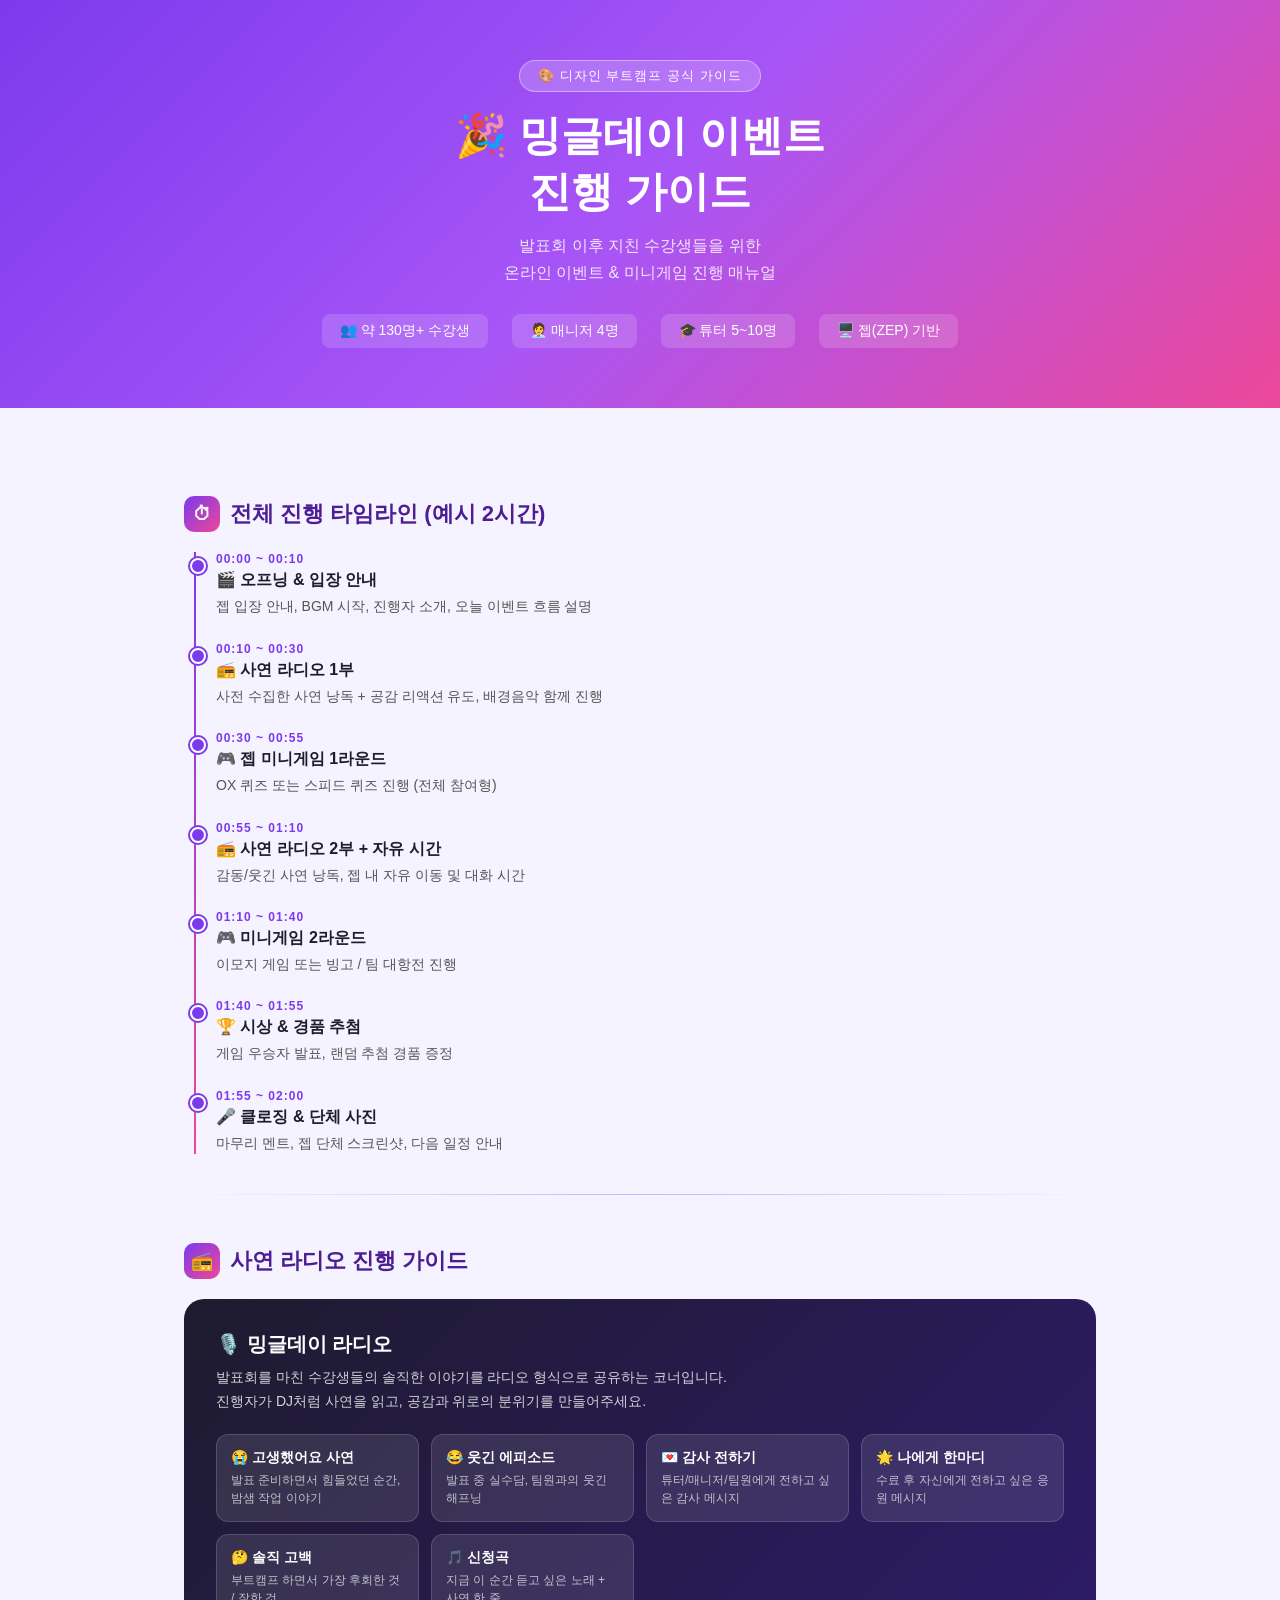
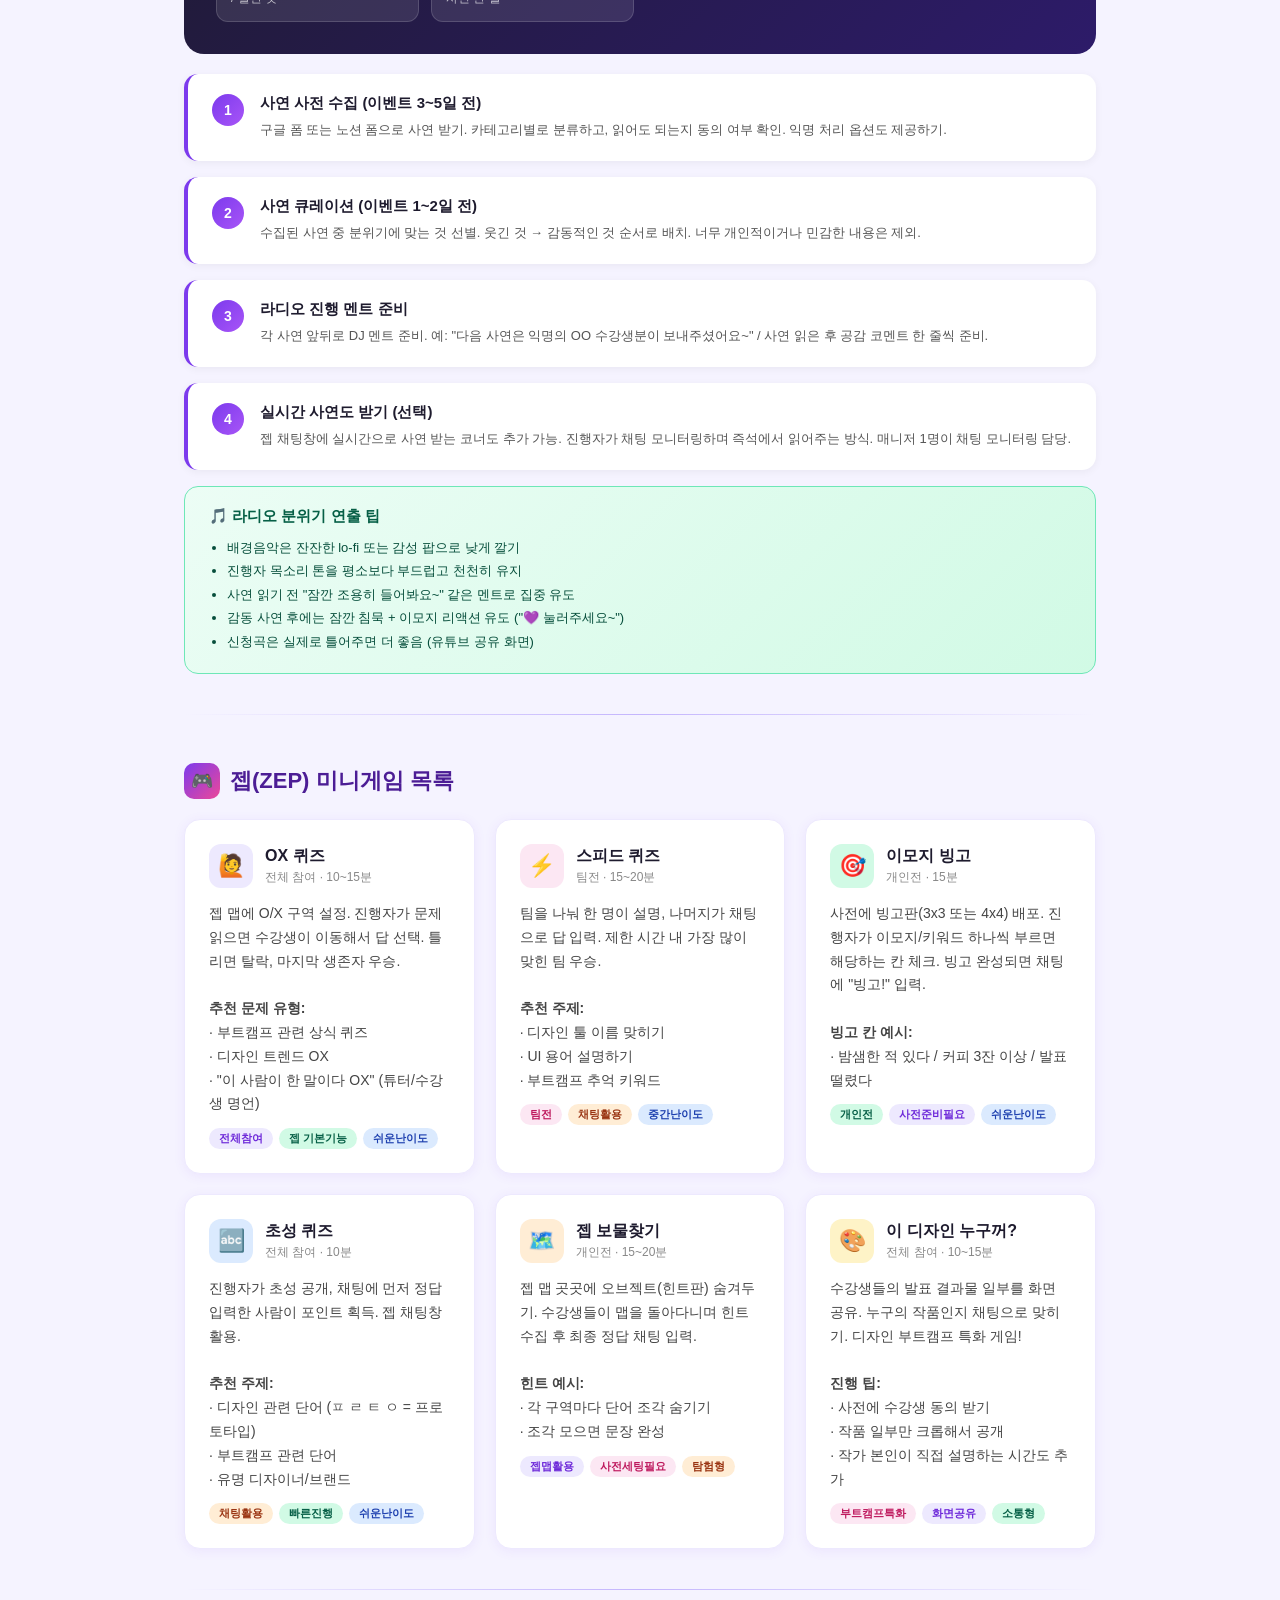
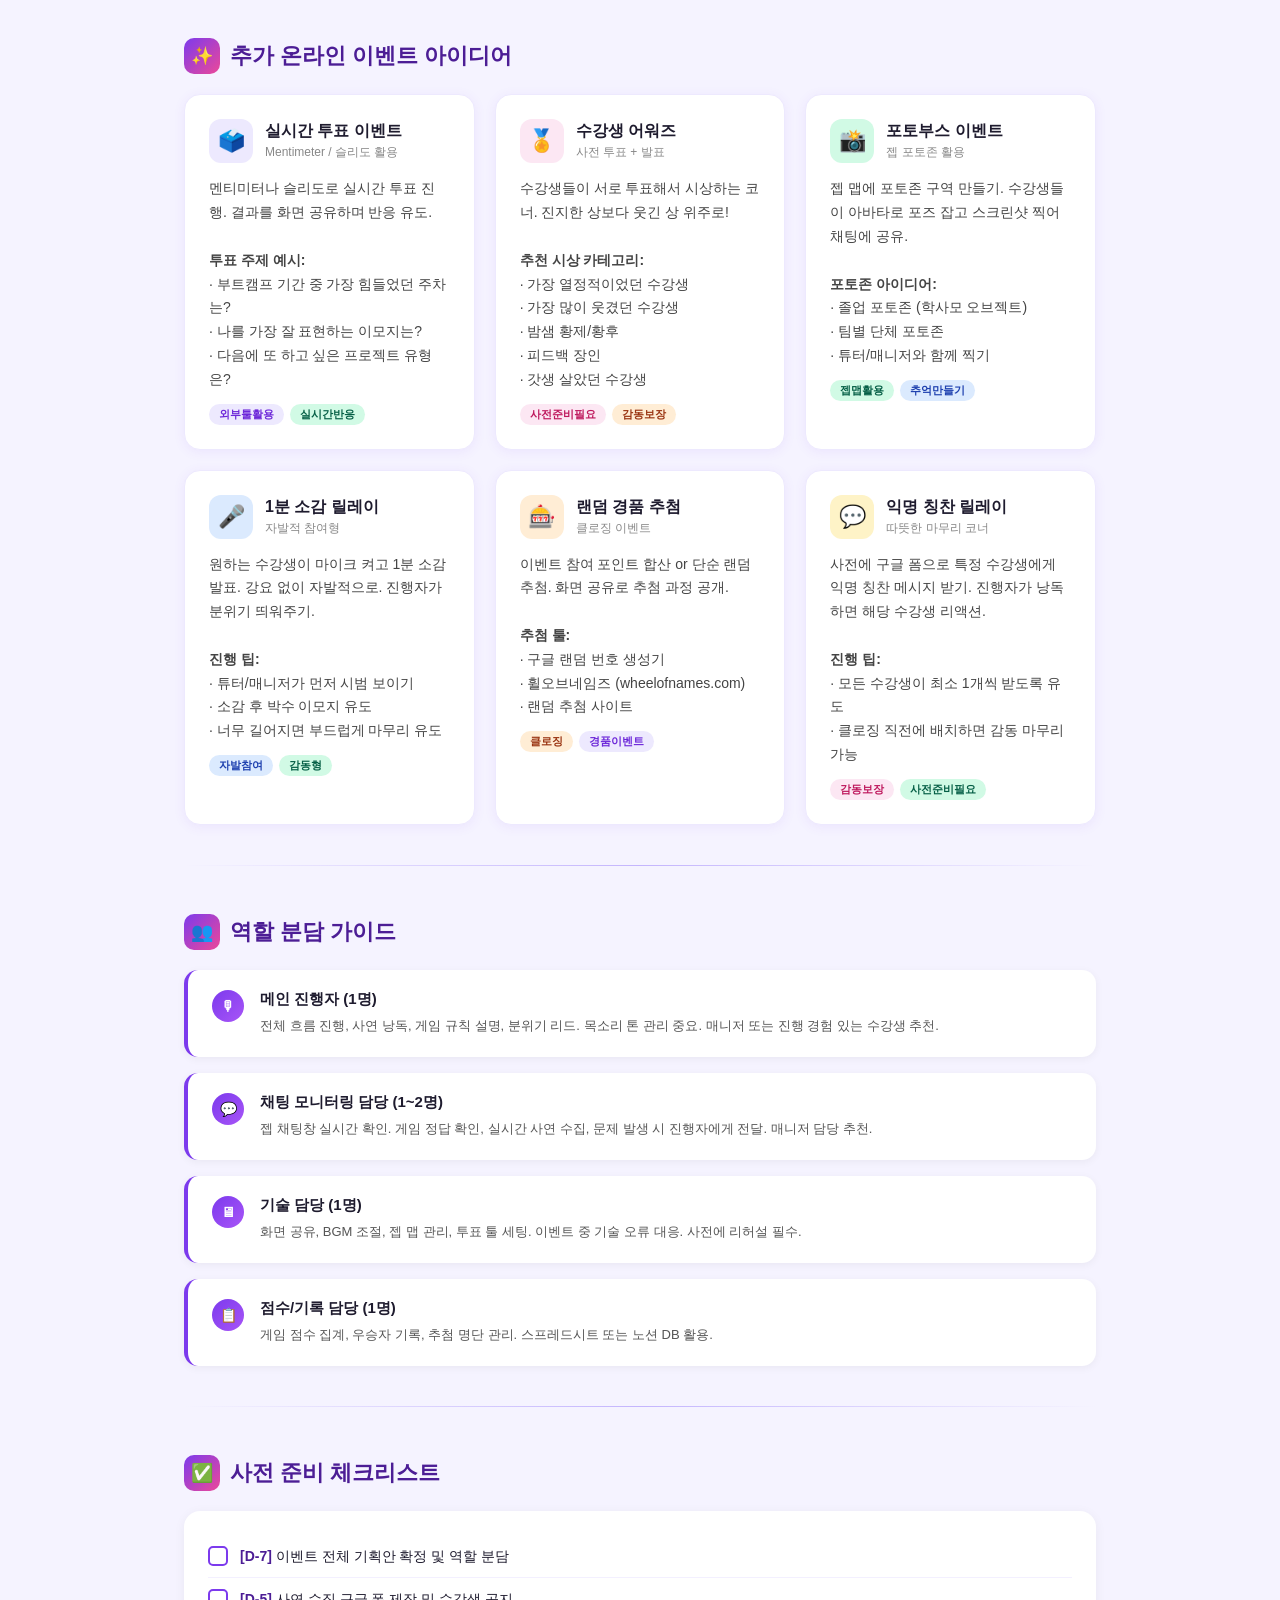
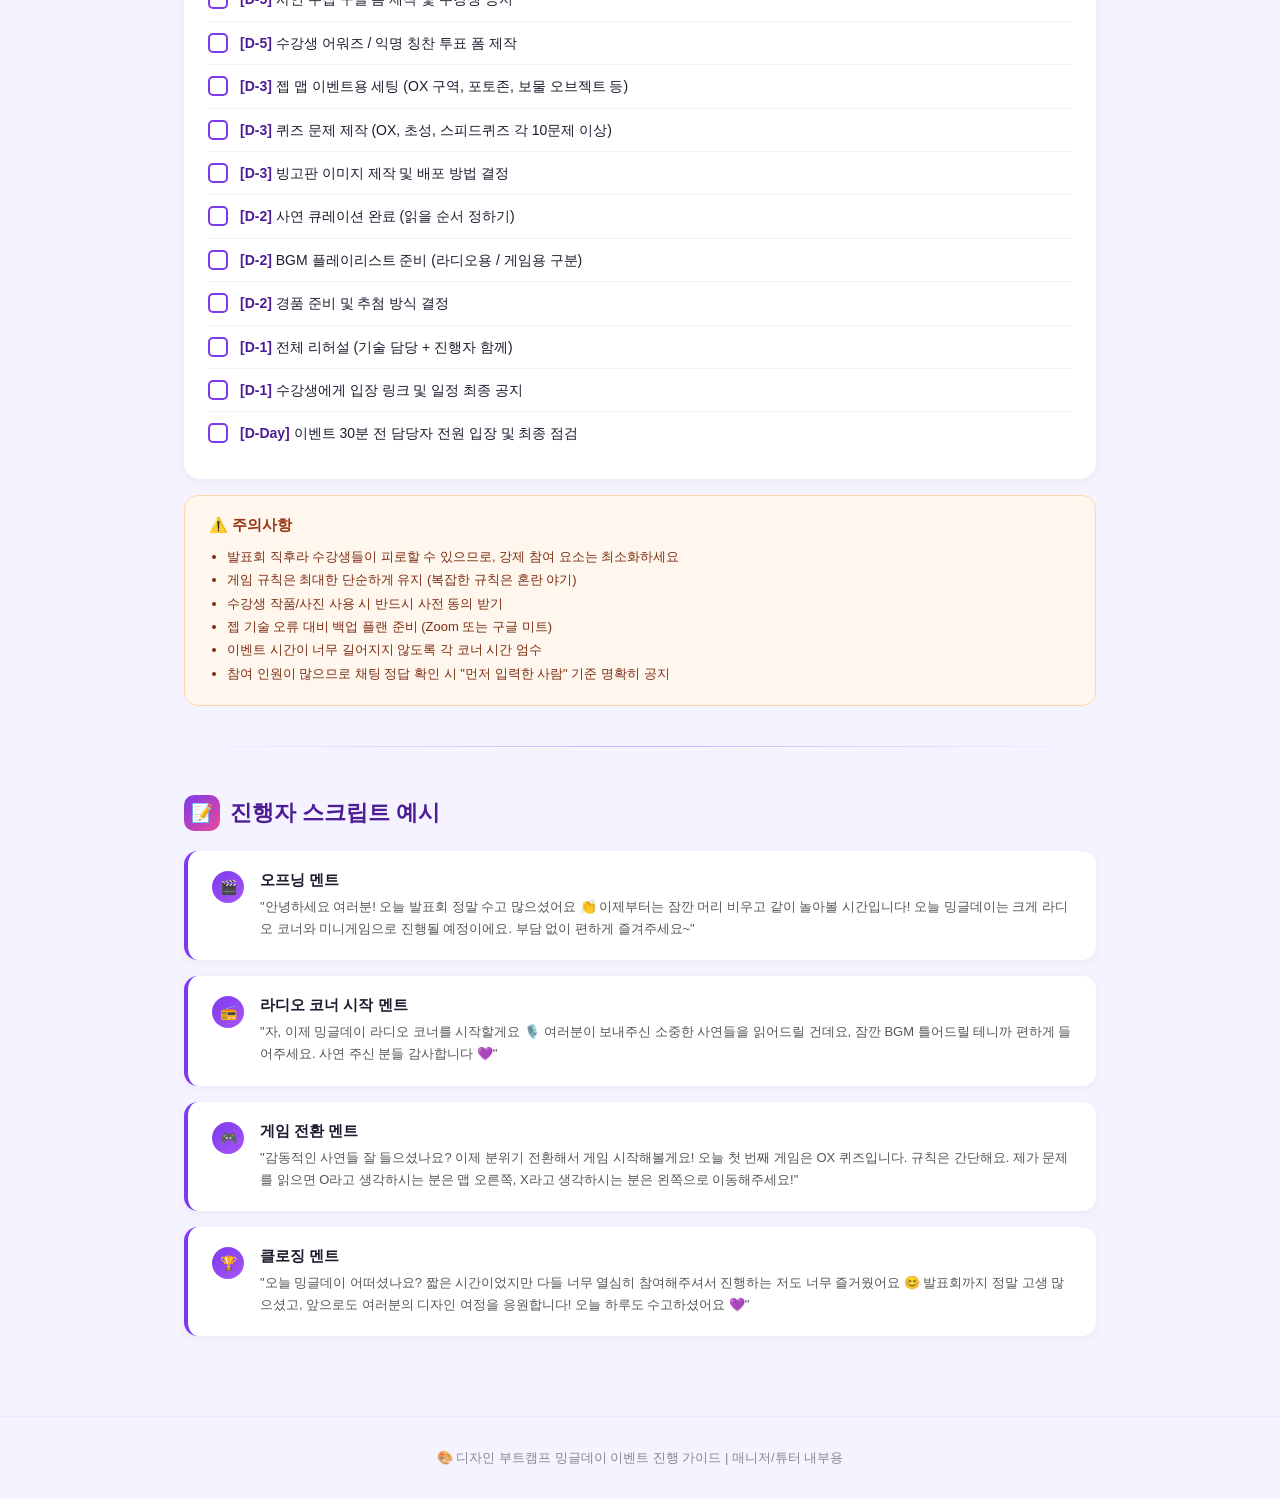
<file: MingleDayGuide.html>
<!DOCTYPE html>
<html lang="ko">
<head>
  <meta charset="UTF-8">
  <meta name="viewport" content="width=device-width, initial-scale=1.0">
  <title>밍글데이 이벤트 진행 가이드</title>
  <style>
    * { margin: 0; padding: 0; box-sizing: border-box; }
    body { font-family: 'Segoe UI', 'Apple SD Gothic Neo', sans-serif; background: #f5f3ff; color: #1e1b2e; }

    .hero {
      background: linear-gradient(135deg, #7c3aed, #a855f7, #ec4899);
      color: white;
      padding: 60px 40px;
      text-align: center;
    }
    .hero .badge {
      display: inline-block;
      background: rgba(255,255,255,0.2);
      border: 1px solid rgba(255,255,255,0.4);
      border-radius: 999px;
      padding: 6px 18px;
      font-size: 13px;
      margin-bottom: 16px;
      letter-spacing: 1px;
    }
    .hero h1 { font-size: 42px; font-weight: 800; margin-bottom: 12px; }
    .hero p { font-size: 16px; opacity: 0.85; max-width: 600px; margin: 0 auto; line-height: 1.7; }
    .hero .meta {
      display: flex; justify-content: center; gap: 24px; margin-top: 28px; flex-wrap: wrap;
    }
    .hero .meta span {
      background: rgba(255,255,255,0.15);
      border-radius: 8px;
      padding: 8px 18px;
      font-size: 14px;
    }

    .container { max-width: 960px; margin: 0 auto; padding: 40px 24px; }

    .section-title {
      font-size: 22px; font-weight: 800;
      display: flex; align-items: center; gap: 10px;
      margin-bottom: 20px; margin-top: 48px;
      color: #4c1d95;
    }
    .section-title .icon {
      width: 36px; height: 36px;
      background: linear-gradient(135deg, #7c3aed, #ec4899);
      border-radius: 10px;
      display: flex; align-items: center; justify-content: center;
      font-size: 18px; color: white;
    }

    /* 타임라인 */
    .timeline { position: relative; padding-left: 32px; }
    .timeline::before {
      content: '';
      position: absolute; left: 10px; top: 0; bottom: 0;
      width: 2px; background: linear-gradient(to bottom, #7c3aed, #ec4899);
    }
    .timeline-item { position: relative; margin-bottom: 24px; }
    .timeline-item::before {
      content: '';
      position: absolute; left: -26px; top: 6px;
      width: 12px; height: 12px;
      border-radius: 50%;
      background: #7c3aed;
      border: 2px solid white;
      box-shadow: 0 0 0 2px #7c3aed;
    }
    .timeline-item .time {
      font-size: 12px; font-weight: 700;
      color: #7c3aed;
      text-transform: uppercase;
      letter-spacing: 1px;
      margin-bottom: 4px;
    }
    .timeline-item .title { font-size: 16px; font-weight: 700; margin-bottom: 4px; }
    .timeline-item .desc { font-size: 14px; color: #555; line-height: 1.6; }

    /* 카드 그리드 */
    .card-grid { display: grid; grid-template-columns: repeat(auto-fill, minmax(280px, 1fr)); gap: 20px; }
    .card {
      background: white;
      border-radius: 16px;
      padding: 24px;
      box-shadow: 0 2px 12px rgba(124,58,237,0.08);
      border: 1px solid #ede9fe;
      transition: transform 0.2s, box-shadow 0.2s;
    }
    .card:hover { transform: translateY(-3px); box-shadow: 0 8px 24px rgba(124,58,237,0.15); }
    .card .card-header {
      display: flex; align-items: center; gap: 12px; margin-bottom: 14px;
    }
    .card .card-icon {
      width: 44px; height: 44px; border-radius: 12px;
      display: flex; align-items: center; justify-content: center;
      font-size: 22px; flex-shrink: 0;
    }
    .card .card-title { font-size: 16px; font-weight: 700; }
    .card .card-sub { font-size: 12px; color: #888; margin-top: 2px; }
    .card .card-body { font-size: 14px; color: #444; line-height: 1.7; }
    .card .tag-row { display: flex; flex-wrap: wrap; gap: 6px; margin-top: 12px; }
    .tag {
      display: inline-block;
      padding: 3px 10px;
      border-radius: 999px;
      font-size: 11px; font-weight: 600;
    }
    .tag-purple { background: #ede9fe; color: #6d28d9; }
    .tag-pink { background: #fce7f3; color: #be185d; }
    .tag-green { background: #d1fae5; color: #065f46; }
    .tag-blue { background: #dbeafe; color: #1e40af; }
    .tag-orange { background: #ffedd5; color: #9a3412; }

    /* 진행 스텝 */
    .steps { display: flex; flex-direction: column; gap: 16px; }
    .step {
      background: white;
      border-radius: 14px;
      padding: 20px 24px;
      border-left: 4px solid #7c3aed;
      box-shadow: 0 2px 8px rgba(0,0,0,0.05);
      display: flex; gap: 16px; align-items: flex-start;
    }
    .step .step-num {
      width: 32px; height: 32px; flex-shrink: 0;
      background: linear-gradient(135deg, #7c3aed, #a855f7);
      border-radius: 50%;
      display: flex; align-items: center; justify-content: center;
      color: white; font-weight: 800; font-size: 14px;
    }
    .step .step-content .step-title { font-size: 15px; font-weight: 700; margin-bottom: 6px; }
    .step .step-content .step-desc { font-size: 13px; color: #555; line-height: 1.7; }

    /* 라디오 섹션 */
    .radio-box {
      background: linear-gradient(135deg, #1e1b2e, #2d1b69);
      border-radius: 20px;
      padding: 32px;
      color: white;
      margin-bottom: 20px;
    }
    .radio-box h3 { font-size: 20px; margin-bottom: 8px; }
    .radio-box p { opacity: 0.8; font-size: 14px; line-height: 1.7; margin-bottom: 20px; }
    .radio-items { display: grid; grid-template-columns: repeat(auto-fill, minmax(200px, 1fr)); gap: 12px; }
    .radio-item {
      background: rgba(255,255,255,0.1);
      border: 1px solid rgba(255,255,255,0.15);
      border-radius: 12px;
      padding: 14px;
    }
    .radio-item .ri-title { font-size: 14px; font-weight: 700; margin-bottom: 4px; }
    .radio-item .ri-desc { font-size: 12px; opacity: 0.7; line-height: 1.5; }

    /* 체크리스트 */
    .checklist { background: white; border-radius: 16px; padding: 24px; box-shadow: 0 2px 12px rgba(0,0,0,0.05); }
    .checklist-item {
      display: flex; align-items: flex-start; gap: 12px;
      padding: 10px 0; border-bottom: 1px solid #f3f0ff;
      font-size: 14px;
    }
    .checklist-item:last-child { border-bottom: none; }
    .checklist-item .check-box {
      width: 20px; height: 20px; flex-shrink: 0;
      border: 2px solid #7c3aed; border-radius: 5px;
      margin-top: 1px;
    }
    .checklist-item .check-label { line-height: 1.6; }
    .checklist-item .check-label strong { color: #4c1d95; }

    /* 주의사항 */
    .notice {
      background: #fff7ed;
      border: 1px solid #fed7aa;
      border-radius: 14px;
      padding: 20px 24px;
      margin-top: 16px;
    }
    .notice .notice-title { font-size: 15px; font-weight: 700; color: #9a3412; margin-bottom: 10px; }
    .notice ul { padding-left: 18px; }
    .notice ul li { font-size: 13px; color: #7c2d12; line-height: 1.8; }

    /* 진행자 팁 */
    .tip-box {
      background: linear-gradient(135deg, #ecfdf5, #d1fae5);
      border: 1px solid #6ee7b7;
      border-radius: 14px;
      padding: 20px 24px;
      margin-top: 16px;
    }
    .tip-box .tip-title { font-size: 15px; font-weight: 700; color: #065f46; margin-bottom: 10px; }
    .tip-box ul { padding-left: 18px; }
    .tip-box ul li { font-size: 13px; color: #064e3b; line-height: 1.8; }

    .divider {
      height: 1px;
      background: linear-gradient(to right, transparent, #c4b5fd, transparent);
      margin: 40px 0;
    }

    footer {
      text-align: center;
      padding: 32px;
      color: #888;
      font-size: 13px;
      border-top: 1px solid #ede9fe;
      margin-top: 40px;
    }

    @media (max-width: 600px) {
      .hero h1 { font-size: 28px; }
      .card-grid { grid-template-columns: 1fr; }
      .radio-items { grid-template-columns: 1fr; }
    }
  </style>
</head>
<body>

  <div class="hero">
    <div class="badge">🎨 디자인 부트캠프 공식 가이드</div>
    <h1>🎉 밍글데이 이벤트<br>진행 가이드</h1>
    <p>발표회 이후 지친 수강생들을 위한<br>온라인 이벤트 & 미니게임 진행 매뉴얼</p>
    <div class="meta">
      <span>👥 약 130명+ 수강생</span>
      <span>🧑‍💼 매니저 4명</span>
      <span>🎓 튜터 5~10명</span>
      <span>🖥️ 젭(ZEP) 기반</span>
    </div>
  </div>

  <div class="container">

    <!-- 전체 타임라인 -->
    <div class="section-title">
      <div class="icon">⏱</div>
      전체 진행 타임라인 (예시 2시간)
    </div>

    <div class="timeline">
      <div class="timeline-item">
        <div class="time">00:00 ~ 00:10</div>
        <div class="title">🎬 오프닝 & 입장 안내</div>
        <div class="desc">젭 입장 안내, BGM 시작, 진행자 소개, 오늘 이벤트 흐름 설명</div>
      </div>
      <div class="timeline-item">
        <div class="time">00:10 ~ 00:30</div>
        <div class="title">📻 사연 라디오 1부</div>
        <div class="desc">사전 수집한 사연 낭독 + 공감 리액션 유도, 배경음악 함께 진행</div>
      </div>
      <div class="timeline-item">
        <div class="time">00:30 ~ 00:55</div>
        <div class="title">🎮 젭 미니게임 1라운드</div>
        <div class="desc">OX 퀴즈 또는 스피드 퀴즈 진행 (전체 참여형)</div>
      </div>
      <div class="timeline-item">
        <div class="time">00:55 ~ 01:10</div>
        <div class="title">📻 사연 라디오 2부 + 자유 시간</div>
        <div class="desc">감동/웃긴 사연 낭독, 젭 내 자유 이동 및 대화 시간</div>
      </div>
      <div class="timeline-item">
        <div class="time">01:10 ~ 01:40</div>
        <div class="title">🎮 미니게임 2라운드</div>
        <div class="desc">이모지 게임 또는 빙고 / 팀 대항전 진행</div>
      </div>
      <div class="timeline-item">
        <div class="time">01:40 ~ 01:55</div>
        <div class="title">🏆 시상 & 경품 추첨</div>
        <div class="desc">게임 우승자 발표, 랜덤 추첨 경품 증정</div>
      </div>
      <div class="timeline-item">
        <div class="time">01:55 ~ 02:00</div>
        <div class="title">🎤 클로징 & 단체 사진</div>
        <div class="desc">마무리 멘트, 젭 단체 스크린샷, 다음 일정 안내</div>
      </div>
    </div>

    <div class="divider"></div>

    <!-- 사연 라디오 -->
    <div class="section-title">
      <div class="icon">📻</div>
      사연 라디오 진행 가이드
    </div>

    <div class="radio-box">
      <h3>🎙️ 밍글데이 라디오</h3>
      <p>발표회를 마친 수강생들의 솔직한 이야기를 라디오 형식으로 공유하는 코너입니다.<br>
      진행자가 DJ처럼 사연을 읽고, 공감과 위로의 분위기를 만들어주세요.</p>
      <div class="radio-items">
        <div class="radio-item">
          <div class="ri-title">😭 고생했어요 사연</div>
          <div class="ri-desc">발표 준비하면서 힘들었던 순간, 밤샘 작업 이야기</div>
        </div>
        <div class="radio-item">
          <div class="ri-title">😂 웃긴 에피소드</div>
          <div class="ri-desc">발표 중 실수담, 팀원과의 웃긴 해프닝</div>
        </div>
        <div class="radio-item">
          <div class="ri-title">💌 감사 전하기</div>
          <div class="ri-desc">튜터/매니저/팀원에게 전하고 싶은 감사 메시지</div>
        </div>
        <div class="radio-item">
          <div class="ri-title">🌟 나에게 한마디</div>
          <div class="ri-desc">수료 후 자신에게 전하고 싶은 응원 메시지</div>
        </div>
        <div class="radio-item">
          <div class="ri-title">🤔 솔직 고백</div>
          <div class="ri-desc">부트캠프 하면서 가장 후회한 것 / 잘한 것</div>
        </div>
        <div class="radio-item">
          <div class="ri-title">🎵 신청곡</div>
          <div class="ri-desc">지금 이 순간 듣고 싶은 노래 + 사연 한 줄</div>
        </div>
      </div>
    </div>

    <div class="steps">
      <div class="step">
        <div class="step-num">1</div>
        <div class="step-content">
          <div class="step-title">사연 사전 수집 (이벤트 3~5일 전)</div>
          <div class="step-desc">구글 폼 또는 노션 폼으로 사연 받기. 카테고리별로 분류하고, 읽어도 되는지 동의 여부 확인. 익명 처리 옵션도 제공하기.</div>
        </div>
      </div>
      <div class="step">
        <div class="step-num">2</div>
        <div class="step-content">
          <div class="step-title">사연 큐레이션 (이벤트 1~2일 전)</div>
          <div class="step-desc">수집된 사연 중 분위기에 맞는 것 선별. 웃긴 것 → 감동적인 것 순서로 배치. 너무 개인적이거나 민감한 내용은 제외.</div>
        </div>
      </div>
      <div class="step">
        <div class="step-num">3</div>
        <div class="step-content">
          <div class="step-title">라디오 진행 멘트 준비</div>
          <div class="step-desc">각 사연 앞뒤로 DJ 멘트 준비. 예: "다음 사연은 익명의 OO 수강생분이 보내주셨어요~" / 사연 읽은 후 공감 코멘트 한 줄씩 준비.</div>
        </div>
      </div>
      <div class="step">
        <div class="step-num">4</div>
        <div class="step-content">
          <div class="step-title">실시간 사연도 받기 (선택)</div>
          <div class="step-desc">젭 채팅창에 실시간으로 사연 받는 코너도 추가 가능. 진행자가 채팅 모니터링하며 즉석에서 읽어주는 방식. 매니저 1명이 채팅 모니터링 담당.</div>
        </div>
      </div>
    </div>

    <div class="tip-box">
      <div class="tip-title">🎵 라디오 분위기 연출 팁</div>
      <ul>
        <li>배경음악은 잔잔한 lo-fi 또는 감성 팝으로 낮게 깔기</li>
        <li>진행자 목소리 톤을 평소보다 부드럽고 천천히 유지</li>
        <li>사연 읽기 전 "잠깐 조용히 들어봐요~" 같은 멘트로 집중 유도</li>
        <li>감동 사연 후에는 잠깐 침묵 + 이모지 리액션 유도 ("💜 눌러주세요~")</li>
        <li>신청곡은 실제로 틀어주면 더 좋음 (유튜브 공유 화면)</li>
      </ul>
    </div>

    <div class="divider"></div>

    <!-- 젭 미니게임 -->
    <div class="section-title">
      <div class="icon">🎮</div>
      젭(ZEP) 미니게임 목록
    </div>

    <div class="card-grid">

      <div class="card">
        <div class="card-header">
          <div class="card-icon" style="background:#ede9fe;">🙋</div>
          <div>
            <div class="card-title">OX 퀴즈</div>
            <div class="card-sub">전체 참여 · 10~15분</div>
          </div>
        </div>
        <div class="card-body">
          젭 맵에 O/X 구역 설정. 진행자가 문제 읽으면 수강생이 이동해서 답 선택. 틀리면 탈락, 마지막 생존자 우승.
          <br><br>
          <strong>추천 문제 유형:</strong><br>
          · 부트캠프 관련 상식 퀴즈<br>
          · 디자인 트렌드 OX<br>
          · "이 사람이 한 말이다 OX" (튜터/수강생 명언)
        </div>
        <div class="tag-row">
          <span class="tag tag-purple">전체참여</span>
          <span class="tag tag-green">젭 기본기능</span>
          <span class="tag tag-blue">쉬운난이도</span>
        </div>
      </div>

      <div class="card">
        <div class="card-header">
          <div class="card-icon" style="background:#fce7f3;">⚡</div>
          <div>
            <div class="card-title">스피드 퀴즈</div>
            <div class="card-sub">팀전 · 15~20분</div>
          </div>
        </div>
        <div class="card-body">
          팀을 나눠 한 명이 설명, 나머지가 채팅으로 답 입력. 제한 시간 내 가장 많이 맞힌 팀 우승.
          <br><br>
          <strong>추천 주제:</strong><br>
          · 디자인 툴 이름 맞히기<br>
          · UI 용어 설명하기<br>
          · 부트캠프 추억 키워드
        </div>
        <div class="tag-row">
          <span class="tag tag-pink">팀전</span>
          <span class="tag tag-orange">채팅활용</span>
          <span class="tag tag-blue">중간난이도</span>
        </div>
      </div>

      <div class="card">
        <div class="card-header">
          <div class="card-icon" style="background:#d1fae5;">🎯</div>
          <div>
            <div class="card-title">이모지 빙고</div>
            <div class="card-sub">개인전 · 15분</div>
          </div>
        </div>
        <div class="card-body">
          사전에 빙고판(3x3 또는 4x4) 배포. 진행자가 이모지/키워드 하나씩 부르면 해당하는 칸 체크. 빙고 완성되면 채팅에 "빙고!" 입력.
          <br><br>
          <strong>빙고 칸 예시:</strong><br>
          · 밤샘한 적 있다 / 커피 3잔 이상 / 발표 떨렸다
        </div>
        <div class="tag-row">
          <span class="tag tag-green">개인전</span>
          <span class="tag tag-purple">사전준비필요</span>
          <span class="tag tag-blue">쉬운난이도</span>
        </div>
      </div>

      <div class="card">
        <div class="card-header">
          <div class="card-icon" style="background:#dbeafe;">🔤</div>
          <div>
            <div class="card-title">초성 퀴즈</div>
            <div class="card-sub">전체 참여 · 10분</div>
          </div>
        </div>
        <div class="card-body">
          진행자가 초성 공개, 채팅에 먼저 정답 입력한 사람이 포인트 획득. 젭 채팅창 활용.
          <br><br>
          <strong>추천 주제:</strong><br>
          · 디자인 관련 단어 (ㅍ ㄹ ㅌ ㅇ = 프로토타입)<br>
          · 부트캠프 관련 단어<br>
          · 유명 디자이너/브랜드
        </div>
        <div class="tag-row">
          <span class="tag tag-orange">채팅활용</span>
          <span class="tag tag-green">빠른진행</span>
          <span class="tag tag-blue">쉬운난이도</span>
        </div>
      </div>

      <div class="card">
        <div class="card-header">
          <div class="card-icon" style="background:#ffedd5;">🗺️</div>
          <div>
            <div class="card-title">젭 보물찾기</div>
            <div class="card-sub">개인전 · 15~20분</div>
          </div>
        </div>
        <div class="card-body">
          젭 맵 곳곳에 오브젝트(힌트판) 숨겨두기. 수강생들이 맵을 돌아다니며 힌트 수집 후 최종 정답 채팅 입력.
          <br><br>
          <strong>힌트 예시:</strong><br>
          · 각 구역마다 단어 조각 숨기기<br>
          · 조각 모으면 문장 완성
        </div>
        <div class="tag-row">
          <span class="tag tag-purple">젭맵활용</span>
          <span class="tag tag-pink">사전세팅필요</span>
          <span class="tag tag-orange">탐험형</span>
        </div>
      </div>

      <div class="card">
        <div class="card-header">
          <div class="card-icon" style="background:#fef3c7;">🎨</div>
          <div>
            <div class="card-title">이 디자인 누구꺼?</div>
            <div class="card-sub">전체 참여 · 10~15분</div>
          </div>
        </div>
        <div class="card-body">
          수강생들의 발표 결과물 일부를 화면 공유. 누구의 작품인지 채팅으로 맞히기. 디자인 부트캠프 특화 게임!
          <br><br>
          <strong>진행 팁:</strong><br>
          · 사전에 수강생 동의 받기<br>
          · 작품 일부만 크롭해서 공개<br>
          · 작가 본인이 직접 설명하는 시간도 추가
        </div>
        <div class="tag-row">
          <span class="tag tag-pink">부트캠프특화</span>
          <span class="tag tag-purple">화면공유</span>
          <span class="tag tag-green">소통형</span>
        </div>
      </div>

    </div>

    <div class="divider"></div>

    <!-- 추가 온라인 이벤트 -->
    <div class="section-title">
      <div class="icon">✨</div>
      추가 온라인 이벤트 아이디어
    </div>

    <div class="card-grid">

      <div class="card">
        <div class="card-header">
          <div class="card-icon" style="background:#ede9fe;">🗳️</div>
          <div>
            <div class="card-title">실시간 투표 이벤트</div>
            <div class="card-sub">Mentimeter / 슬리도 활용</div>
          </div>
        </div>
        <div class="card-body">
          멘티미터나 슬리도로 실시간 투표 진행. 결과를 화면 공유하며 반응 유도.
          <br><br>
          <strong>투표 주제 예시:</strong><br>
          · 부트캠프 기간 중 가장 힘들었던 주차는?<br>
          · 나를 가장 잘 표현하는 이모지는?<br>
          · 다음에 또 하고 싶은 프로젝트 유형은?
        </div>
        <div class="tag-row">
          <span class="tag tag-purple">외부툴활용</span>
          <span class="tag tag-green">실시간반응</span>
        </div>
      </div>

      <div class="card">
        <div class="card-header">
          <div class="card-icon" style="background:#fce7f3;">🏅</div>
          <div>
            <div class="card-title">수강생 어워즈</div>
            <div class="card-sub">사전 투표 + 발표</div>
          </div>
        </div>
        <div class="card-body">
          수강생들이 서로 투표해서 시상하는 코너. 진지한 상보다 웃긴 상 위주로!
          <br><br>
          <strong>추천 시상 카테고리:</strong><br>
          · 가장 열정적이었던 수강생<br>
          · 가장 많이 웃겼던 수강생<br>
          · 밤샘 황제/황후<br>
          · 피드백 장인<br>
          · 갓생 살았던 수강생
        </div>
        <div class="tag-row">
          <span class="tag tag-pink">사전준비필요</span>
          <span class="tag tag-orange">감동보장</span>
        </div>
      </div>

      <div class="card">
        <div class="card-header">
          <div class="card-icon" style="background:#d1fae5;">📸</div>
          <div>
            <div class="card-title">포토부스 이벤트</div>
            <div class="card-sub">젭 포토존 활용</div>
          </div>
        </div>
        <div class="card-body">
          젭 맵에 포토존 구역 만들기. 수강생들이 아바타로 포즈 잡고 스크린샷 찍어 채팅에 공유.
          <br><br>
          <strong>포토존 아이디어:</strong><br>
          · 졸업 포토존 (학사모 오브젝트)<br>
          · 팀별 단체 포토존<br>
          · 튜터/매니저와 함께 찍기
        </div>
        <div class="tag-row">
          <span class="tag tag-green">젭맵활용</span>
          <span class="tag tag-blue">추억만들기</span>
        </div>
      </div>

      <div class="card">
        <div class="card-header">
          <div class="card-icon" style="background:#dbeafe;">🎤</div>
          <div>
            <div class="card-title">1분 소감 릴레이</div>
            <div class="card-sub">자발적 참여형</div>
          </div>
        </div>
        <div class="card-body">
          원하는 수강생이 마이크 켜고 1분 소감 발표. 강요 없이 자발적으로. 진행자가 분위기 띄워주기.
          <br><br>
          <strong>진행 팁:</strong><br>
          · 튜터/매니저가 먼저 시범 보이기<br>
          · 소감 후 박수 이모지 유도<br>
          · 너무 길어지면 부드럽게 마무리 유도
        </div>
        <div class="tag-row">
          <span class="tag tag-blue">자발참여</span>
          <span class="tag tag-green">감동형</span>
        </div>
      </div>

      <div class="card">
        <div class="card-header">
          <div class="card-icon" style="background:#ffedd5;">🎰</div>
          <div>
            <div class="card-title">랜덤 경품 추첨</div>
            <div class="card-sub">클로징 이벤트</div>
          </div>
        </div>
        <div class="card-body">
          이벤트 참여 포인트 합산 or 단순 랜덤 추첨. 화면 공유로 추첨 과정 공개.
          <br><br>
          <strong>추첨 툴:</strong><br>
          · 구글 랜덤 번호 생성기<br>
          · 휠오브네임즈 (wheelofnames.com)<br>
          · 랜덤 추첨 사이트
        </div>
        <div class="tag-row">
          <span class="tag tag-orange">클로징</span>
          <span class="tag tag-purple">경품이벤트</span>
        </div>
      </div>

      <div class="card">
        <div class="card-header">
          <div class="card-icon" style="background:#fef3c7;">💬</div>
          <div>
            <div class="card-title">익명 칭찬 릴레이</div>
            <div class="card-sub">따뜻한 마무리 코너</div>
          </div>
        </div>
        <div class="card-body">
          사전에 구글 폼으로 특정 수강생에게 익명 칭찬 메시지 받기. 진행자가 낭독하면 해당 수강생 리액션.
          <br><br>
          <strong>진행 팁:</strong><br>
          · 모든 수강생이 최소 1개씩 받도록 유도<br>
          · 클로징 직전에 배치하면 감동 마무리 가능
        </div>
        <div class="tag-row">
          <span class="tag tag-pink">감동보장</span>
          <span class="tag tag-green">사전준비필요</span>
        </div>
      </div>

    </div>

    <div class="divider"></div>

    <!-- 역할 분담 -->
    <div class="section-title">
      <div class="icon">👥</div>
      역할 분담 가이드
    </div>

    <div class="steps">
      <div class="step">
        <div class="step-num">🎙</div>
        <div class="step-content">
          <div class="step-title">메인 진행자 (1명)</div>
          <div class="step-desc">전체 흐름 진행, 사연 낭독, 게임 규칙 설명, 분위기 리드. 목소리 톤 관리 중요. 매니저 또는 진행 경험 있는 수강생 추천.</div>
        </div>
      </div>
      <div class="step">
        <div class="step-num">💬</div>
        <div class="step-content">
          <div class="step-title">채팅 모니터링 담당 (1~2명)</div>
          <div class="step-desc">젭 채팅창 실시간 확인. 게임 정답 확인, 실시간 사연 수집, 문제 발생 시 진행자에게 전달. 매니저 담당 추천.</div>
        </div>
      </div>
      <div class="step">
        <div class="step-num">🖥</div>
        <div class="step-content">
          <div class="step-title">기술 담당 (1명)</div>
          <div class="step-desc">화면 공유, BGM 조절, 젭 맵 관리, 투표 툴 세팅. 이벤트 중 기술 오류 대응. 사전에 리허설 필수.</div>
        </div>
      </div>
      <div class="step">
        <div class="step-num">📋</div>
        <div class="step-content">
          <div class="step-title">점수/기록 담당 (1명)</div>
          <div class="step-desc">게임 점수 집계, 우승자 기록, 추첨 명단 관리. 스프레드시트 또는 노션 DB 활용.</div>
        </div>
      </div>
    </div>

    <div class="divider"></div>

    <!-- 사전 준비 체크리스트 -->
    <div class="section-title">
      <div class="icon">✅</div>
      사전 준비 체크리스트
    </div>

    <div class="checklist">
      <div class="checklist-item">
        <div class="check-box"></div>
        <div class="check-label"><strong>[D-7]</strong> 이벤트 전체 기획안 확정 및 역할 분담</div>
      </div>
      <div class="checklist-item">
        <div class="check-box"></div>
        <div class="check-label"><strong>[D-5]</strong> 사연 수집 구글 폼 제작 및 수강생 공지</div>
      </div>
      <div class="checklist-item">
        <div class="check-box"></div>
        <div class="check-label"><strong>[D-5]</strong> 수강생 어워즈 / 익명 칭찬 투표 폼 제작</div>
      </div>
      <div class="checklist-item">
        <div class="check-box"></div>
        <div class="check-label"><strong>[D-3]</strong> 젭 맵 이벤트용 세팅 (OX 구역, 포토존, 보물 오브젝트 등)</div>
      </div>
      <div class="checklist-item">
        <div class="check-box"></div>
        <div class="check-label"><strong>[D-3]</strong> 퀴즈 문제 제작 (OX, 초성, 스피드퀴즈 각 10문제 이상)</div>
      </div>
      <div class="checklist-item">
        <div class="check-box"></div>
        <div class="check-label"><strong>[D-3]</strong> 빙고판 이미지 제작 및 배포 방법 결정</div>
      </div>
      <div class="checklist-item">
        <div class="check-box"></div>
        <div class="check-label"><strong>[D-2]</strong> 사연 큐레이션 완료 (읽을 순서 정하기)</div>
      </div>
      <div class="checklist-item">
        <div class="check-box"></div>
        <div class="check-label"><strong>[D-2]</strong> BGM 플레이리스트 준비 (라디오용 / 게임용 구분)</div>
      </div>
      <div class="checklist-item">
        <div class="check-box"></div>
        <div class="check-label"><strong>[D-2]</strong> 경품 준비 및 추첨 방식 결정</div>
      </div>
      <div class="checklist-item">
        <div class="check-box"></div>
        <div class="check-label"><strong>[D-1]</strong> 전체 리허설 (기술 담당 + 진행자 함께)</div>
      </div>
      <div class="checklist-item">
        <div class="check-box"></div>
        <div class="check-label"><strong>[D-1]</strong> 수강생에게 입장 링크 및 일정 최종 공지</div>
      </div>
      <div class="checklist-item">
        <div class="check-box"></div>
        <div class="check-label"><strong>[D-Day]</strong> 이벤트 30분 전 담당자 전원 입장 및 최종 점검</div>
      </div>
    </div>

    <div class="notice">
      <div class="notice-title">⚠️ 주의사항</div>
      <ul>
        <li>발표회 직후라 수강생들이 피로할 수 있으므로, 강제 참여 요소는 최소화하세요</li>
        <li>게임 규칙은 최대한 단순하게 유지 (복잡한 규칙은 혼란 야기)</li>
        <li>수강생 작품/사진 사용 시 반드시 사전 동의 받기</li>
        <li>젭 기술 오류 대비 백업 플랜 준비 (Zoom 또는 구글 미트)</li>
        <li>이벤트 시간이 너무 길어지지 않도록 각 코너 시간 엄수</li>
        <li>참여 인원이 많으므로 채팅 정답 확인 시 "먼저 입력한 사람" 기준 명확히 공지</li>
      </ul>
    </div>

    <div class="divider"></div>

    <!-- 진행 스크립트 예시 -->
    <div class="section-title">
      <div class="icon">📝</div>
      진행자 스크립트 예시
    </div>

    <div class="steps">
      <div class="step">
        <div class="step-num">🎬</div>
        <div class="step-content">
          <div class="step-title">오프닝 멘트</div>
          <div class="step-desc">"안녕하세요 여러분! 오늘 발표회 정말 수고 많으셨어요 👏 이제부터는 잠깐 머리 비우고 같이 놀아볼 시간입니다! 오늘 밍글데이는 크게 라디오 코너와 미니게임으로 진행될 예정이에요. 부담 없이 편하게 즐겨주세요~"</div>
        </div>
      </div>
      <div class="step">
        <div class="step-num">📻</div>
        <div class="step-content">
          <div class="step-title">라디오 코너 시작 멘트</div>
          <div class="step-desc">"자, 이제 밍글데이 라디오 코너를 시작할게요 🎙️ 여러분이 보내주신 소중한 사연들을 읽어드릴 건데요, 잠깐 BGM 틀어드릴 테니까 편하게 들어주세요. 사연 주신 분들 감사합니다 💜"</div>
        </div>
      </div>
      <div class="step">
        <div class="step-num">🎮</div>
        <div class="step-content">
          <div class="step-title">게임 전환 멘트</div>
          <div class="step-desc">"감동적인 사연들 잘 들으셨나요? 이제 분위기 전환해서 게임 시작해볼게요! 오늘 첫 번째 게임은 OX 퀴즈입니다. 규칙은 간단해요. 제가 문제를 읽으면 O라고 생각하시는 분은 맵 오른쪽, X라고 생각하시는 분은 왼쪽으로 이동해주세요!"</div>
        </div>
      </div>
      <div class="step">
        <div class="step-num">🏆</div>
        <div class="step-content">
          <div class="step-title">클로징 멘트</div>
          <div class="step-desc">"오늘 밍글데이 어떠셨나요? 짧은 시간이었지만 다들 너무 열심히 참여해주셔서 진행하는 저도 너무 즐거웠어요 😊 발표회까지 정말 고생 많으셨고, 앞으로도 여러분의 디자인 여정을 응원합니다! 오늘 하루도 수고하셨어요 💜"</div>
        </div>
      </div>
    </div>

  </div>

  <footer>
    🎨 디자인 부트캠프 밍글데이 이벤트 진행 가이드 | 매니저/튜터 내부용
  </footer>

</body>
</html>
</file>
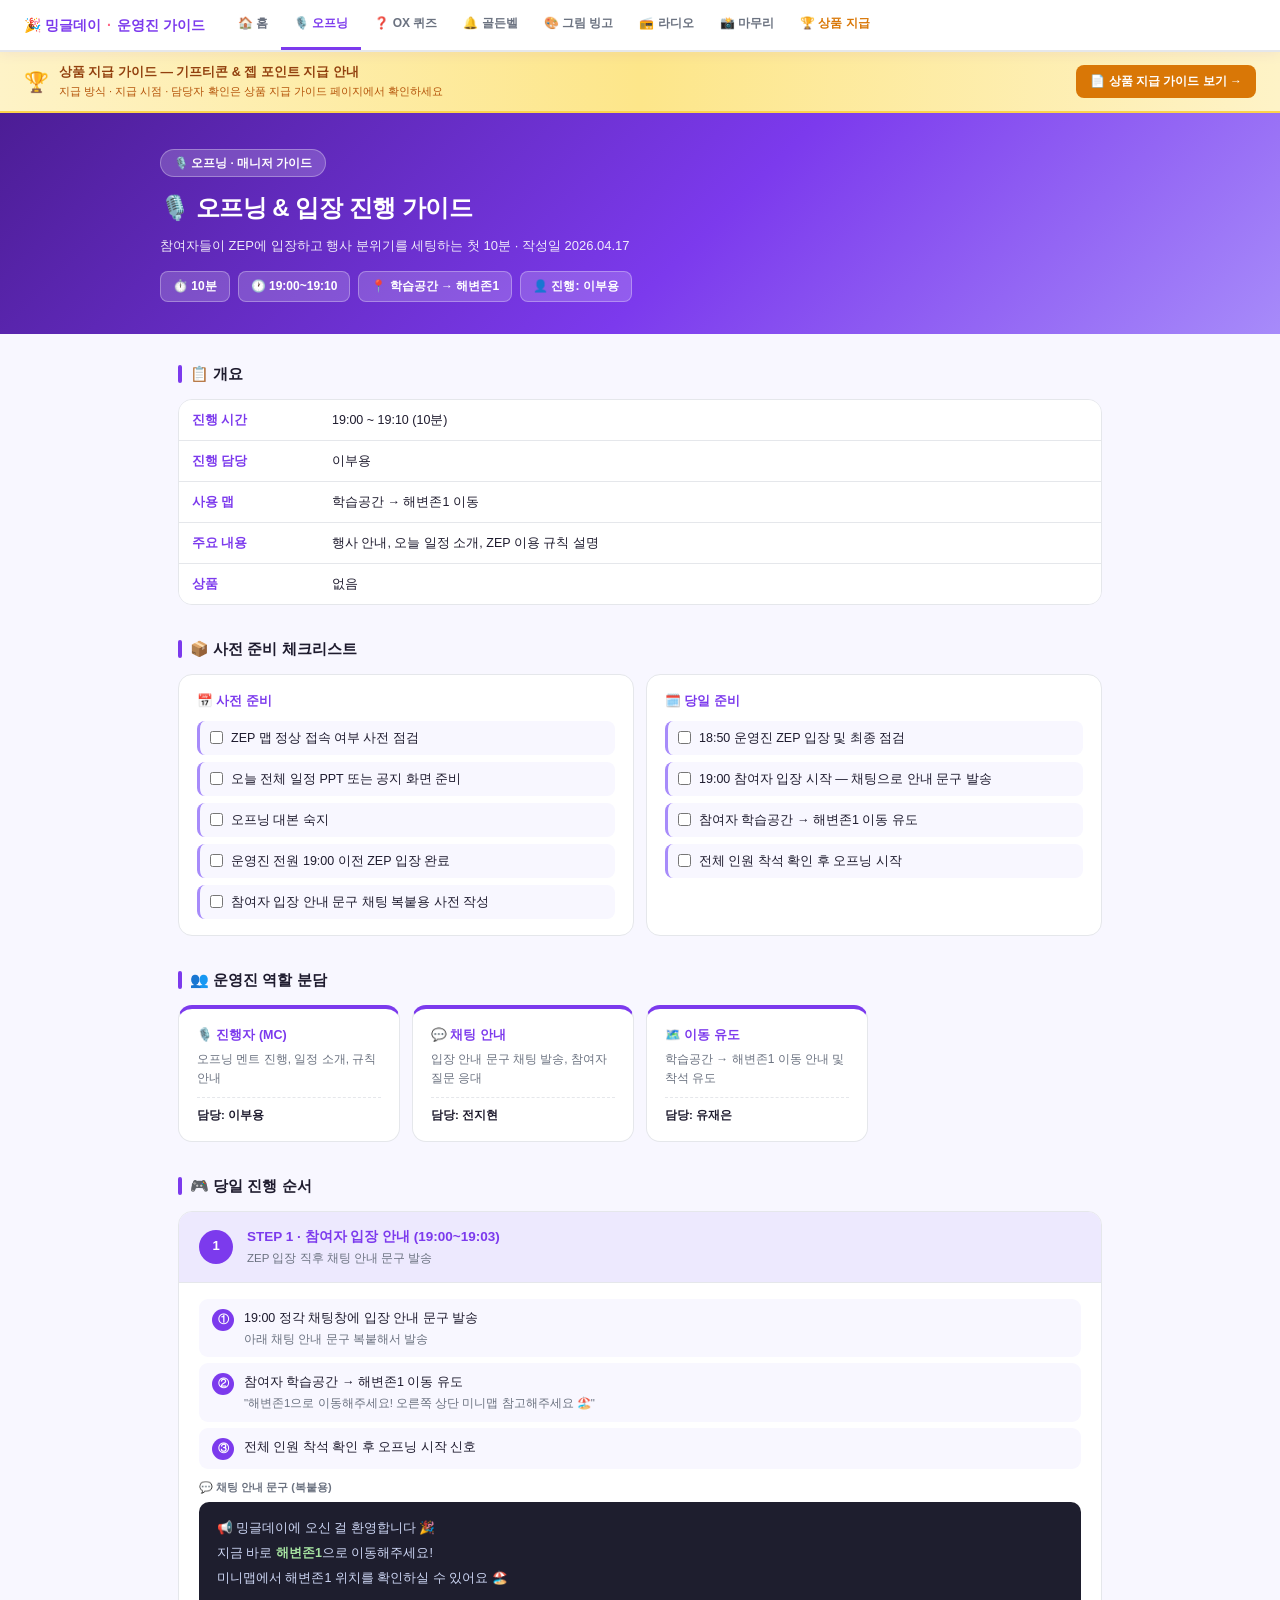
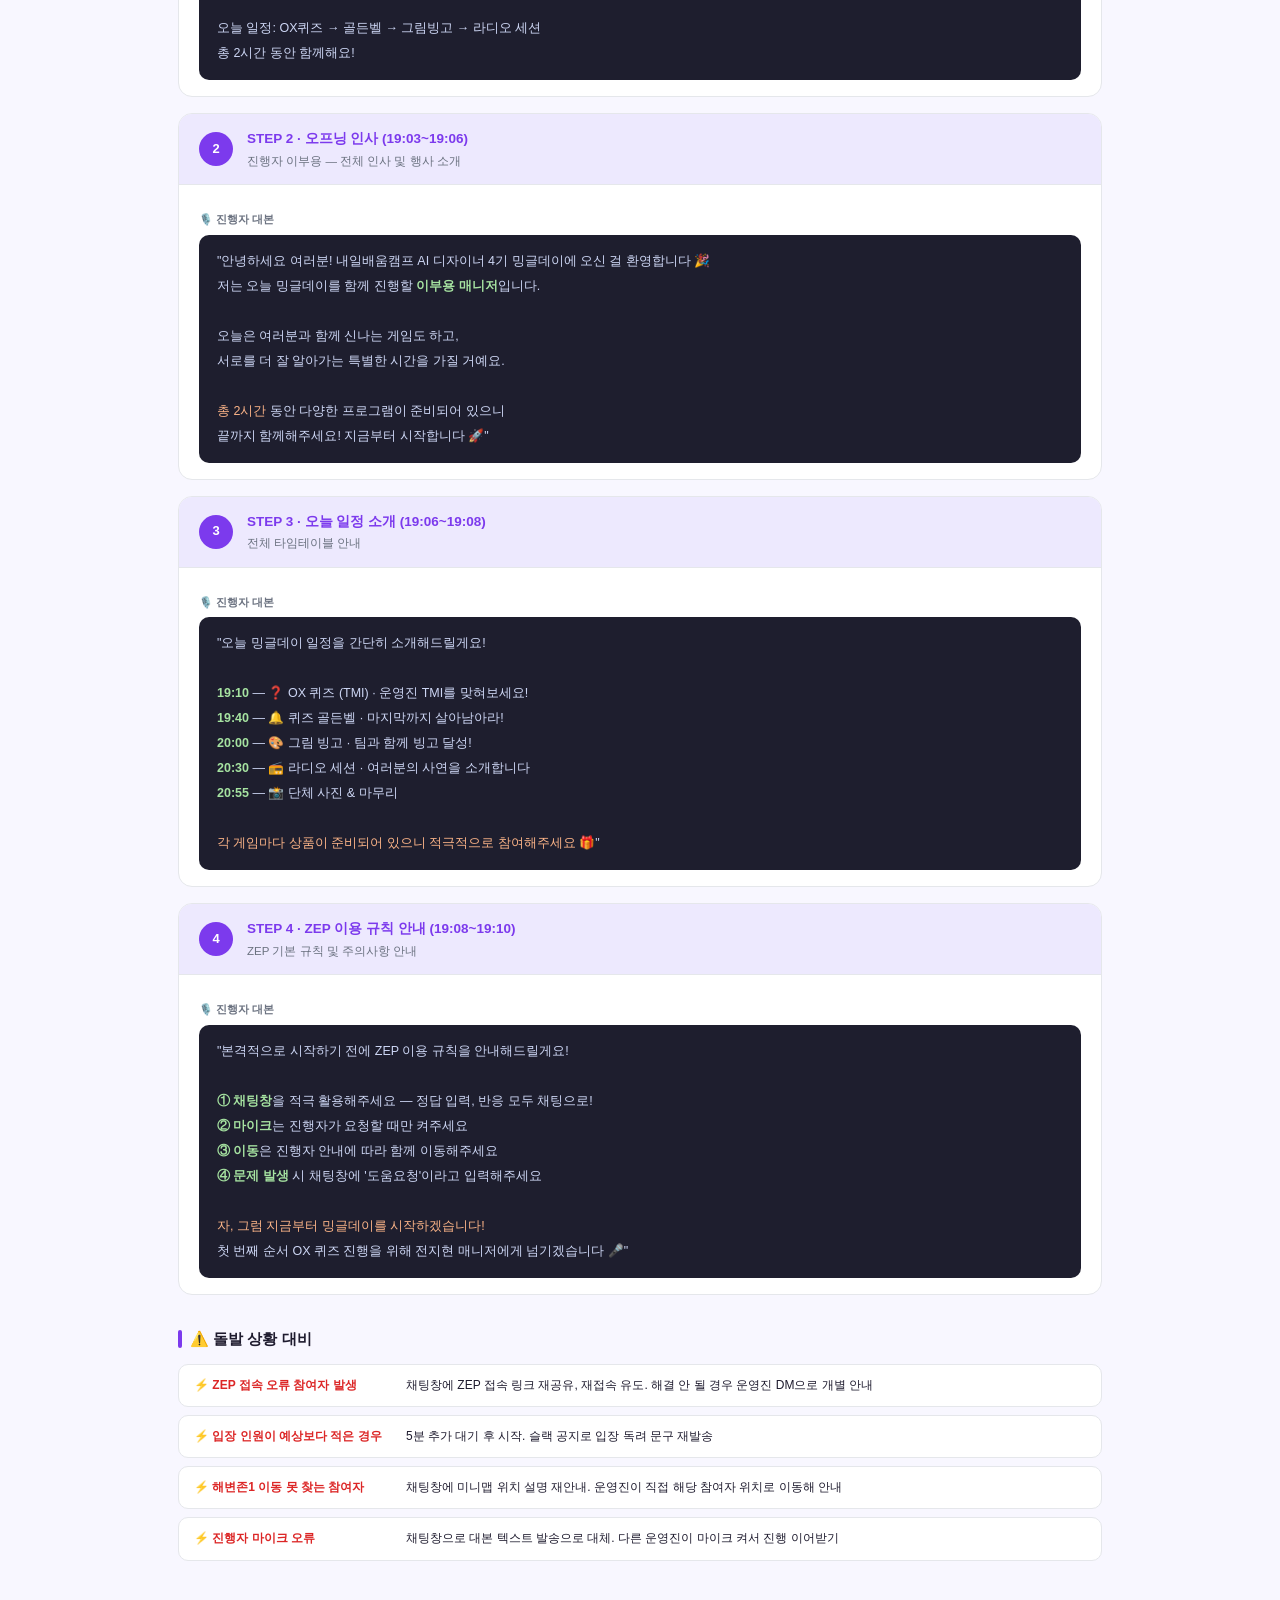
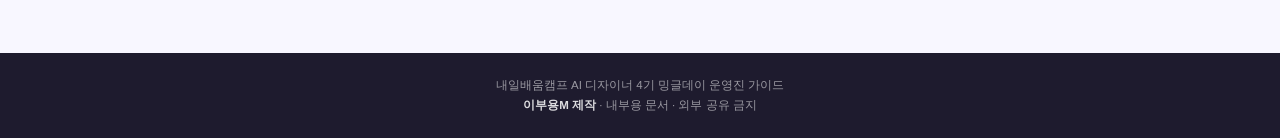
<file: OpeningGuide.html>
<!DOCTYPE html>
<html lang="ko">
<head>
<meta charset="UTF-8"/>
<meta name="viewport" content="width=device-width,initial-scale=1.0"/>
<title>오프닝 가이드 | 밍글데이 운영진</title>
<style>
  :root {
    --p: #7C3AED; --pl: #EDE9FE; --p2: #A78BFA;
    --bg: #F8F7FF; --c: #fff; --t: #1E1B2E;
    --s: #6B7280; --b: #E5E7EB; --r: 14px;
    --accent: #7C3AED; --accentl: #EDE9FE;
  }
  * { box-sizing: border-box; margin: 0; padding: 0; }
  body { font-family: "Apple SD Gothic Neo","Malgun Gothic",sans-serif; background: var(--bg); color: var(--t); font-size: 13px; line-height: 1.6; }

  nav { position: sticky; top: 0; z-index: 100; background: #fff; border-bottom: 2px solid var(--b); display: flex; align-items: center; padding: 0 24px; gap: 4px; box-shadow: 0 2px 12px rgba(124,58,237,.08); flex-wrap: wrap; }
  .nav-logo { font-size: 14px; font-weight: 800; color: var(--p); margin-right: 16px; white-space: nowrap; padding: 14px 0; display: flex; align-items: center; gap: 6px; }
  .nav-logo .dot { color: #FF6584; }
  .nav-tabs { display: flex; overflow-x: auto; }
  .nav-tab { padding: 14px 13px; font-size: 12px; font-weight: 600; color: var(--s); white-space: nowrap; border: none; border-bottom: 3px solid transparent; background: none; transition: all .2s; text-decoration: none; display: flex; align-items: center; gap: 5px; cursor: pointer; }
  .nav-tab:hover { color: var(--p); background: var(--pl); }
  .nav-tab.active { color: var(--p); border-bottom: 3px solid var(--p); }
  .nav-tab.award { color: #D97706; }
  .nav-tab.award:hover { background: #FFFBEB; color: #B45309; }

  .award-banner { background: linear-gradient(90deg,#FEF3C7 0%,#FDE68A 50%,#FEF3C7 100%); border-bottom: 2px solid #FCD34D; padding: 10px 24px; display: flex; align-items: center; justify-content: space-between; gap: 12px; flex-wrap: wrap; }
  .award-banner-left { display: flex; align-items: center; gap: 10px; }
  .award-banner-icon { font-size: 20px; }
  .award-banner-text { font-size: 12.5px; font-weight: 700; color: #92400E; }
  .award-banner-sub { font-size: 11px; color: #B45309; margin-top: 1px; }
  .award-banner-btn { display: inline-flex; align-items: center; gap: 5px; background: #D97706; color: #fff; border-radius: 8px; padding: 7px 14px; font-size: 12px; font-weight: 700; text-decoration: none; transition: all .2s; white-space: nowrap; }
  .award-banner-btn:hover { background: #B45309; }

  .hero { background: linear-gradient(135deg,#4C1D95 0%,#7C3AED 55%,#A78BFA 100%); padding: 36px 32px 32px; color: #fff; }
  .hero-inner { max-width: 960px; margin: 0 auto; }
  .hero-badge { display: inline-block; background: rgba(255,255,255,.18); border: 1px solid rgba(255,255,255,.3); border-radius: 20px; padding: 4px 13px; font-size: 11.5px; font-weight: 700; margin-bottom: 12px; }
  .hero h1 { font-size: 24px; font-weight: 900; margin-bottom: 7px; letter-spacing: -.5px; }
  .hero p { font-size: 13px; opacity: .9; line-height: 1.7; margin-bottom: 14px; }
  .hero-meta { display: flex; gap: 8px; flex-wrap: wrap; }
  .hero-meta-item { background: rgba(255,255,255,.18); border: 1px solid rgba(255,255,255,.3); border-radius: 8px; padding: 5px 12px; font-size: 12px; font-weight: 600; }

  .main { max-width: 960px; margin: 0 auto; padding: 28px 18px 60px; }
  .section { margin-bottom: 32px; }
  .sec-title { font-size: 15px; font-weight: 800; color: var(--t); margin-bottom: 13px; display: flex; align-items: center; gap: 8px; }
  .sec-title::before { content: ""; display: inline-block; width: 4px; height: 18px; background: var(--accent); border-radius: 4px; }

  .tbl-wrap { overflow-x: auto; border-radius: var(--r); border: 1px solid var(--b); }
  table { width: 100%; border-collapse: collapse; background: #fff; font-size: 12.5px; }
  th { background: var(--accentl); color: var(--accent); font-weight: 700; padding: 10px 13px; text-align: left; border-bottom: 2px solid var(--b); white-space: nowrap; }
  td { padding: 10px 13px; border-bottom: 1px solid var(--b); vertical-align: middle; line-height: 1.6; }
  tr:last-child td { border-bottom: none; }
  tr:hover td { background: #FAFAFA; }

  .alert { border-radius: var(--r); padding: 12px 16px; font-size: 12.5px; line-height: 1.7; margin-bottom: 14px; display: flex; gap: 10px; align-items: flex-start; }
  .alert-ac { background: var(--accentl); border-left: 4px solid var(--accent); }
  .alert-y  { background: #FFFBEB; border-left: 4px solid #F59E0B; }
  .alert-r  { background: #FEF2F2; border-left: 4px solid #EF4444; }
  .alert-icon { font-size: 16px; flex-shrink: 0; margin-top: 1px; }

  .steps { display: flex; flex-direction: column; gap: 16px; }
  .step-card { background: var(--c); border: 1px solid var(--b); border-radius: var(--r); overflow: hidden; }
  .step-header { display: flex; align-items: center; gap: 14px; padding: 14px 20px; border-bottom: 1px solid var(--b); background: var(--accentl); }
  .step-num { min-width: 34px; height: 34px; background: var(--accent); color: #fff; border-radius: 50%; display: flex; align-items: center; justify-content: center; font-size: 13px; font-weight: 800; flex-shrink: 0; }
  .step-header-text h3 { font-size: 13.5px; font-weight: 800; color: var(--accent); }
  .step-header-text p { font-size: 11.5px; color: var(--s); margin-top: 2px; }
  .step-body { padding: 16px 20px; }
  .step-body > p { font-size: 12.5px; color: var(--s); line-height: 1.7; margin-bottom: 10px; }

  .script-wrap { margin-top: 10px; }
  .script-label { font-size: 11px; font-weight: 700; color: var(--s); margin-bottom: 6px; display: flex; align-items: center; gap: 5px; }
  .script-box { background: #1E1E2E; color: #CDD6F4; border-radius: 10px; padding: 14px 18px; font-size: 12.5px; line-height: 2; font-family: "Apple SD Gothic Neo","Malgun Gothic",sans-serif; white-space: pre-wrap; }
  .script-box .hl { color: #A6E3A1; font-weight: 700; }
  .script-box .em { color: #FAB387; }
  .script-box .note { color: #89DCEB; font-size: 11.5px; }

  .check-grid { display: grid; grid-template-columns: 1fr 1fr; gap: 12px; }
  .check-card { background: var(--c); border: 1px solid var(--b); border-radius: var(--r); padding: 16px 18px; }
  .check-card-title { font-size: 12.5px; font-weight: 800; color: var(--accent); margin-bottom: 10px; display: flex; align-items: center; gap: 6px; }
  .check-list { list-style: none; display: flex; flex-direction: column; gap: 7px; }
  .check-list li { font-size: 12.5px; line-height: 1.6; padding: 7px 10px; background: var(--bg); border-radius: 8px; border-left: 3px solid var(--p2); display: flex; align-items: flex-start; gap: 8px; }
  .check-list li input[type=checkbox] { margin-top: 3px; flex-shrink: 0; accent-color: var(--accent); }

  .flow-list { display: flex; flex-direction: column; gap: 6px; }
  .flow-item { display: flex; gap: 10px; align-items: flex-start; background: var(--bg); border-radius: 9px; padding: 9px 13px; font-size: 12.5px; line-height: 1.6; }
  .flow-num { min-width: 22px; height: 22px; background: var(--accent); color: #fff; border-radius: 50%; display: flex; align-items: center; justify-content: center; font-size: 11px; font-weight: 800; flex-shrink: 0; margin-top: 1px; }
  .flow-sub { font-size: 11.5px; color: var(--s); margin-top: 2px; }

  .role-grid { display: grid; grid-template-columns: repeat(auto-fill,minmax(200px,1fr)); gap: 12px; }
  .role-card { background: var(--c); border: 1px solid var(--b); border-radius: var(--r); padding: 16px 18px; border-top: 4px solid var(--accent); }
  .role-title { font-size: 12.5px; font-weight: 800; color: var(--accent); margin-bottom: 5px; }
  .role-desc { font-size: 12px; color: var(--s); line-height: 1.6; }
  .role-who { margin-top: 9px; padding-top: 8px; border-top: 1px dashed var(--b); font-size: 11.5px; font-weight: 700; }

  .em-list { display: flex; flex-direction: column; gap: 8px; }
  .em-item { background: var(--c); border: 1px solid var(--b); border-radius: 10px; padding: 11px 15px; display: flex; gap: 12px; align-items: flex-start; }
  .em-sit { min-width: 200px; font-size: 12px; font-weight: 700; color: #DC2626; flex-shrink: 0; }
  .em-act { font-size: 12px; color: var(--t); line-height: 1.6; }

  footer { background: var(--t); color: rgba(255,255,255,.55); text-align: center; padding: 22px 16px; font-size: 11.5px; line-height: 1.8; }
  footer strong { color: rgba(255,255,255,.85); }

  @media(max-width:640px) {
    .hero { padding: 22px 14px; } .hero h1 { font-size: 19px; }
    .main { padding: 16px 12px 50px; }
    .check-grid { grid-template-columns: 1fr; }
    .em-sit { min-width: 120px; }
    nav { padding: 0 10px; }
    .award-banner { padding: 10px 14px; }
  }
</style>
</head>
<body>

<nav>
  <div class="nav-logo">🎉 밍글데이 <span class="dot">·</span> 운영진 가이드</div>
  <div class="nav-tabs">
    <a href="https://nbc-apm.github.io/nbc-apm-manager/index.html" class="nav-tab">🏠 홈</a>
    <a href="https://nbc-apm.github.io/nbc-apm-manager/OpeningGuide.html" class="nav-tab active">🎙️ 오프닝</a>
    <a href="https://nbc-apm.github.io/nbc-apm-manager/OXQuizGuide.html" class="nav-tab">❓ OX 퀴즈</a>
    <a href="https://nbc-apm.github.io/nbc-apm-manager/GoldenBellGameGuide.html" class="nav-tab">🔔 골든벨</a>
    <a href="https://nbc-apm.github.io/nbc-apm-manager/PictureBingoManagerGuide.html" class="nav-tab">🎨 그림 빙고</a>
    <a href="https://nbc-apm.github.io/nbc-apm-manager/RadioSessionGuide.html" class="nav-tab">📻 라디오</a>
    <a href="https://nbc-apm.github.io/nbc-apm-manager/CloseGuide.html" class="nav-tab">📸 마무리</a>
    <a href="https://nbc-apm.github.io/nbc-apm-manager/AwardGuide.html" class="nav-tab award">🏆 상품 지급</a>
  </div>
</nav>

<div class="award-banner">
  <div class="award-banner-left">
    <div class="award-banner-icon">🏆</div>
    <div>
      <div class="award-banner-text">상품 지급 가이드 — 기프티콘 &amp; 젭 포인트 지급 안내</div>
      <div class="award-banner-sub">지급 방식 · 지급 시점 · 담당자 확인은 상품 지급 가이드 페이지에서 확인하세요</div>
    </div>
  </div>
  <a href="https://nbc-apm.github.io/nbc-apm-manager/AwardGuide.html" class="award-banner-btn">📄 상품 지급 가이드 보기 →</a>
</div>

<div class="hero">
  <div class="hero-inner">
    <div class="hero-badge">🎙️ 오프닝 · 매니저 가이드</div>
    <h1>🎙️ 오프닝 &amp; 입장 진행 가이드</h1>
    <p>참여자들이 ZEP에 입장하고 행사 분위기를 세팅하는 첫 10분 · 작성일 2026.04.17</p>
    <div class="hero-meta">
      <div class="hero-meta-item">⏱️ 10분</div>
      <div class="hero-meta-item">🕐 19:00~19:10</div>
      <div class="hero-meta-item">📍 학습공간 → 해변존1</div>
      <div class="hero-meta-item">👤 진행: 이부용</div>
    </div>
  </div>
</div>

<div class="main">

  <div class="section">
    <div class="sec-title">📋 개요</div>
    <div class="tbl-wrap"><table>
      <tbody>
        <tr><td style="width:140px;font-weight:700;color:var(--accent);">진행 시간</td><td>19:00 ~ 19:10 (10분)</td></tr>
        <tr><td style="font-weight:700;color:var(--accent);">진행 담당</td><td>이부용</td></tr>
        <tr><td style="font-weight:700;color:var(--accent);">사용 맵</td><td>학습공간 → 해변존1 이동</td></tr>
        <tr><td style="font-weight:700;color:var(--accent);">주요 내용</td><td>행사 안내, 오늘 일정 소개, ZEP 이용 규칙 설명</td></tr>
        <tr><td style="font-weight:700;color:var(--accent);">상품</td><td>없음</td></tr>
      </tbody>
    </table></div>
  </div>

  <div class="section">
    <div class="sec-title">📦 사전 준비 체크리스트</div>
    <div class="check-grid">
      <div class="check-card">
        <div class="check-card-title">📅 사전 준비</div>
        <ul class="check-list">
          <li><input type="checkbox"> ZEP 맵 정상 접속 여부 사전 점검</li>
          <li><input type="checkbox"> 오늘 전체 일정 PPT 또는 공지 화면 준비</li>
          <li><input type="checkbox"> 오프닝 대본 숙지</li>
          <li><input type="checkbox"> 운영진 전원 19:00 이전 ZEP 입장 완료</li>
          <li><input type="checkbox"> 참여자 입장 안내 문구 채팅 복붙용 사전 작성</li>
        </ul>
      </div>
      <div class="check-card">
        <div class="check-card-title">🗓️ 당일 준비</div>
        <ul class="check-list">
          <li><input type="checkbox"> 18:50 운영진 ZEP 입장 및 최종 점검</li>
          <li><input type="checkbox"> 19:00 참여자 입장 시작 — 채팅으로 안내 문구 발송</li>
          <li><input type="checkbox"> 참여자 학습공간 → 해변존1 이동 유도</li>
          <li><input type="checkbox"> 전체 인원 착석 확인 후 오프닝 시작</li>
        </ul>
      </div>
    </div>
  </div>

  <div class="section">
    <div class="sec-title">👥 운영진 역할 분담</div>
    <div class="role-grid">
      <div class="role-card">
        <div class="role-title">🎙️ 진행자 (MC)</div>
        <div class="role-desc">오프닝 멘트 진행, 일정 소개, 규칙 안내</div>
        <div class="role-who">담당: 이부용</div>
      </div>
      <div class="role-card">
        <div class="role-title">💬 채팅 안내</div>
        <div class="role-desc">입장 안내 문구 채팅 발송, 참여자 질문 응대</div>
        <div class="role-who">담당: 전지현</div>
      </div>
      <div class="role-card">
        <div class="role-title">🗺️ 이동 유도</div>
        <div class="role-desc">학습공간 → 해변존1 이동 안내 및 착석 유도</div>
        <div class="role-who">담당: 유재은</div>
      </div>
    </div>
  </div>

  <div class="section">
    <div class="sec-title">🎮 당일 진행 순서</div>
    <div class="steps">

      <div class="step-card">
        <div class="step-header">
          <div class="step-num">1</div>
          <div class="step-header-text">
            <h3>STEP 1 · 참여자 입장 안내 (19:00~19:03)</h3>
            <p>ZEP 입장 직후 채팅 안내 문구 발송</p>
          </div>
        </div>
        <div class="step-body">
          <div class="flow-list">
            <div class="flow-item"><div class="flow-num">①</div><div>19:00 정각 채팅창에 입장 안내 문구 발송<div class="flow-sub">아래 채팅 안내 문구 복붙해서 발송</div></div></div>
            <div class="flow-item"><div class="flow-num">②</div><div>참여자 학습공간 → 해변존1 이동 유도<div class="flow-sub">"해변존1으로 이동해주세요! 오른쪽 상단 미니맵 참고해주세요 🏖️"</div></div></div>
            <div class="flow-item"><div class="flow-num">③</div><div>전체 인원 착석 확인 후 오프닝 시작 신호</div></div>
          </div>
          <div class="script-wrap">
            <div class="script-label">💬 채팅 안내 문구 (복붙용)</div>
            <div class="script-box">📢 밍글데이에 오신 걸 환영합니다 🎉
지금 바로 <span class="hl">해변존1</span>으로 이동해주세요!
미니맵에서 해변존1 위치를 확인하실 수 있어요 🏖️

오늘 일정: OX퀴즈 → 골든벨 → 그림빙고 → 라디오 세션
총 2시간 동안 함께해요!</div>
          </div>
        </div>
      </div>

      <div class="step-card">
        <div class="step-header">
          <div class="step-num">2</div>
          <div class="step-header-text">
            <h3>STEP 2 · 오프닝 인사 (19:03~19:06)</h3>
            <p>진행자 이부용 — 전체 인사 및 행사 소개</p>
          </div>
        </div>
        <div class="step-body">
          <div class="script-wrap">
            <div class="script-label">🎙️ 진행자 대본</div>
            <div class="script-box">"안녕하세요 여러분! 내일배움캠프 AI 디자이너 4기 밍글데이에 오신 걸 환영합니다 🎉
저는 오늘 밍글데이를 함께 진행할 <span class="hl">이부용 매니저</span>입니다.

오늘은 여러분과 함께 신나는 게임도 하고,
서로를 더 잘 알아가는 특별한 시간을 가질 거예요.

<span class="em">총 2시간</span> 동안 다양한 프로그램이 준비되어 있으니
끝까지 함께해주세요! 지금부터 시작합니다 🚀"</div>
          </div>
        </div>
      </div>

      <div class="step-card">
        <div class="step-header">
          <div class="step-num">3</div>
          <div class="step-header-text">
            <h3>STEP 3 · 오늘 일정 소개 (19:06~19:08)</h3>
            <p>전체 타임테이블 안내</p>
          </div>
        </div>
        <div class="step-body">
          <div class="script-wrap">
            <div class="script-label">🎙️ 진행자 대본</div>
            <div class="script-box">"오늘 밍글데이 일정을 간단히 소개해드릴게요!

<span class="hl">19:10</span> — ❓ OX 퀴즈 (TMI) · 운영진 TMI를 맞혀보세요!
<span class="hl">19:40</span> — 🔔 퀴즈 골든벨 · 마지막까지 살아남아라!
<span class="hl">20:00</span> — 🎨 그림 빙고 · 팀과 함께 빙고 달성!
<span class="hl">20:30</span> — 📻 라디오 세션 · 여러분의 사연을 소개합니다
<span class="hl">20:55</span> — 📸 단체 사진 &amp; 마무리

<span class="em">각 게임마다 상품이 준비되어 있으니 적극적으로 참여해주세요 🎁</span>"</div>
          </div>
        </div>
      </div>

      <div class="step-card">
        <div class="step-header">
          <div class="step-num">4</div>
          <div class="step-header-text">
            <h3>STEP 4 · ZEP 이용 규칙 안내 (19:08~19:10)</h3>
            <p>ZEP 기본 규칙 및 주의사항 안내</p>
          </div>
        </div>
        <div class="step-body">
          <div class="script-wrap">
            <div class="script-label">🎙️ 진행자 대본</div>
            <div class="script-box">"본격적으로 시작하기 전에 ZEP 이용 규칙을 안내해드릴게요!

<span class="hl">① 채팅창</span>을 적극 활용해주세요 — 정답 입력, 반응 모두 채팅으로!
<span class="hl">② 마이크</span>는 진행자가 요청할 때만 켜주세요
<span class="hl">③ 이동</span>은 진행자 안내에 따라 함께 이동해주세요
<span class="hl">④ 문제 발생</span> 시 채팅창에 '도움요청'이라고 입력해주세요

<span class="em">자, 그럼 지금부터 밍글데이를 시작하겠습니다!</span>
첫 번째 순서 OX 퀴즈 진행을 위해 전지현 매니저에게 넘기겠습니다 🎤"</div>
          </div>
        </div>
      </div>

    </div>
  </div>

  <div class="section">
    <div class="sec-title">⚠️ 돌발 상황 대비</div>
    <div class="em-list">
      <div class="em-item"><div class="em-sit">⚡ ZEP 접속 오류 참여자 발생</div><div class="em-act">채팅창에 ZEP 접속 링크 재공유, 재접속 유도. 해결 안 될 경우 운영진 DM으로 개별 안내</div></div>
      <div class="em-item"><div class="em-sit">⚡ 입장 인원이 예상보다 적은 경우</div><div class="em-act">5분 추가 대기 후 시작. 슬랙 공지로 입장 독려 문구 재발송</div></div>
      <div class="em-item"><div class="em-sit">⚡ 해변존1 이동 못 찾는 참여자</div><div class="em-act">채팅창에 미니맵 위치 설명 재안내. 운영진이 직접 해당 참여자 위치로 이동해 안내</div></div>
      <div class="em-item"><div class="em-sit">⚡ 진행자 마이크 오류</div><div class="em-act">채팅창으로 대본 텍스트 발송으로 대체. 다른 운영진이 마이크 켜서 진행 이어받기</div></div>
    </div>
  </div>

</div>

<footer>
  <div>내일배움캠프 AI 디자이너 4기 밍글데이 운영진 가이드</div>
  <div><strong>이부용M 제작</strong> · 내부용 문서 · 외부 공유 금지</div>
</footer>
</body>
</html>
</file>
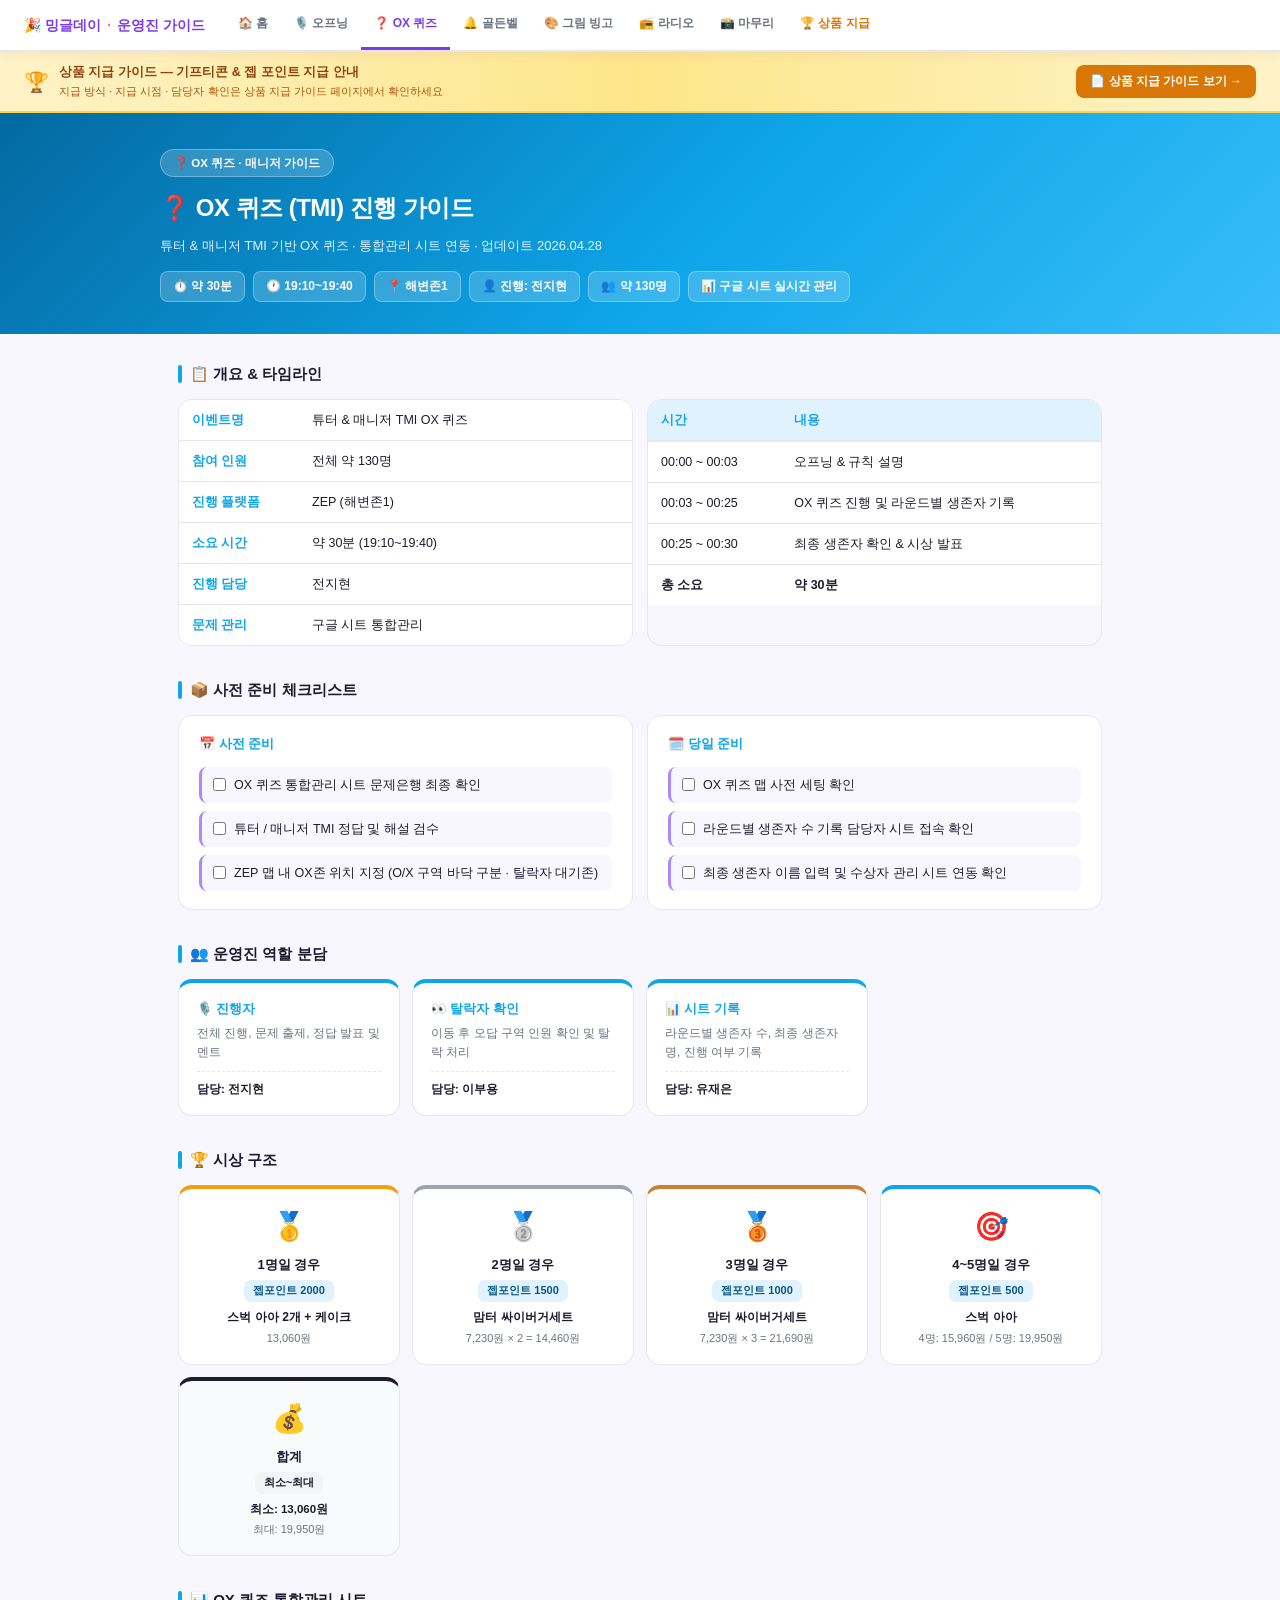
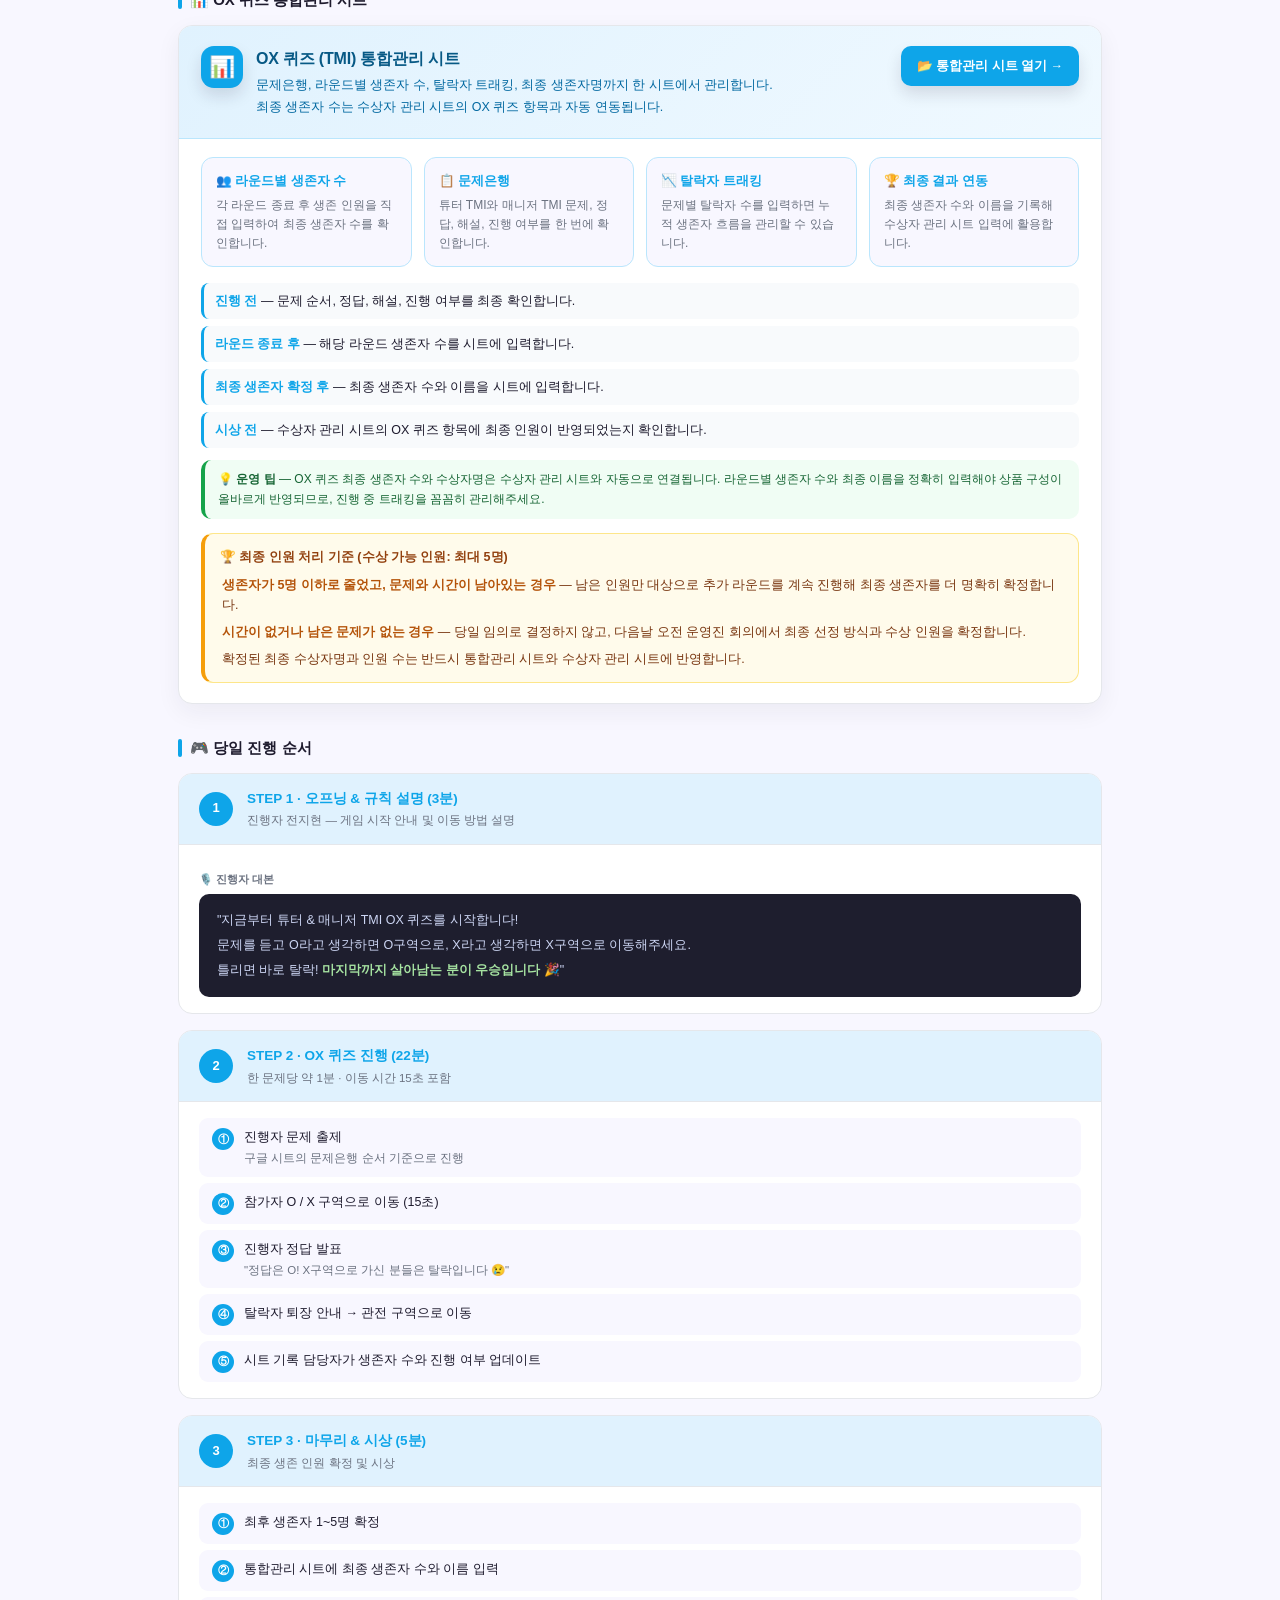
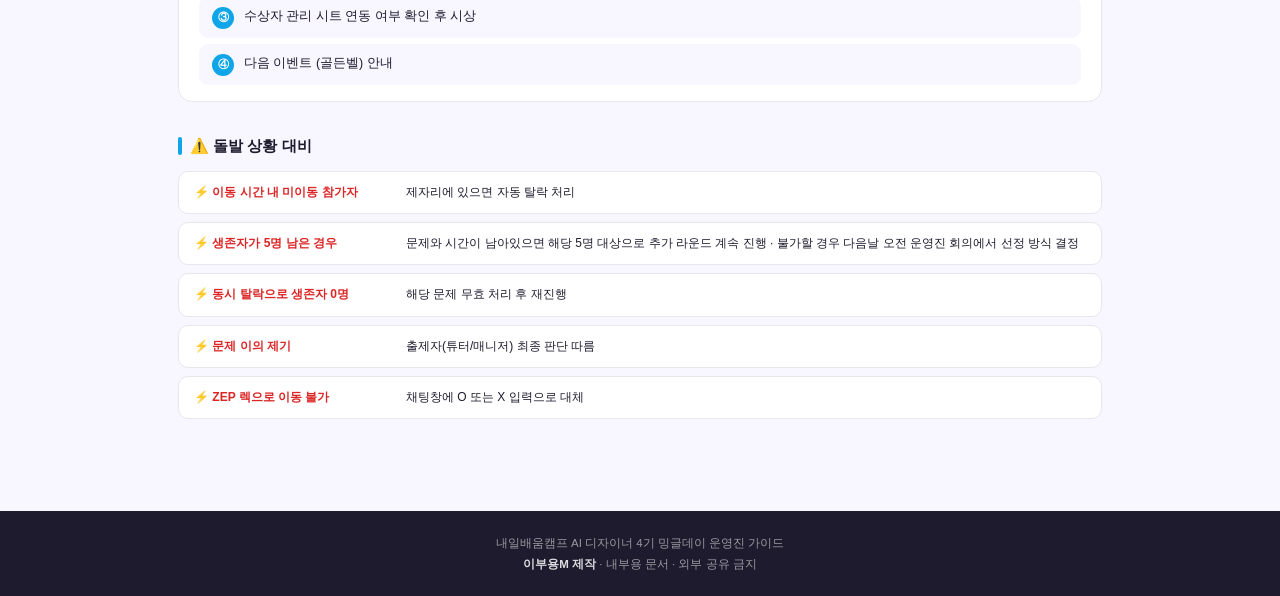
<file: OXQuizGuide.html>
<!DOCTYPE html>
<html lang="ko">
<head>
<meta charset="UTF-8"/>
<meta name="viewport" content="width=device-width,initial-scale=1.0"/>
<title>OX 퀴즈 가이드 | 밍글데이 운영진</title>
<link rel="stylesheet" href="common.css"/>
<style>
  :root { --accent: #0EA5E9; --accentl: #E0F2FE; }
  .hero { background: linear-gradient(135deg,#0369A1 0%,#0EA5E9 55%,#38BDF8 100%); }
  .sheet-card-head { background: linear-gradient(135deg,#E0F2FE 0%,#F0F9FF 100%); border-bottom-color: #BAE6FD; }
  .sheet-card-title { color: #075985; }
  .sheet-card-desc  { color: #0369A1; }
  .sheet-feature    { border-color: #BAE6FD; }

  /* OX 전용 시상 구조 */
  .award-grid { display: grid; grid-template-columns: repeat(auto-fill,minmax(180px,1fr)); gap: 12px; }
  .award-card { background: var(--c); border: 1px solid var(--b); border-radius: var(--r); padding: 16px 18px; text-align: center; }
  .award-emoji { font-size: 28px; margin-bottom: 6px; }
  .award-name  { font-size: 13px; font-weight: 800; margin-bottom: 4px; }
  .award-point { display: inline-block; background: #E0F2FE; color: #075985; border-radius: 7px; padding: 2px 9px; font-size: 11px; font-weight: 700; margin-bottom: 6px; }
  .award-product { font-size: 12px; color: var(--t); font-weight: 600; margin-bottom: 3px; }
  .award-total   { font-size: 11px; color: var(--s); }
</style>
</head>
<body>

<nav>
  <div class="nav-logo">🎉 밍글데이 <span class="dot">·</span> 운영진 가이드</div>
  <div class="nav-tabs">
    <a href="https://nbc-apm.github.io/nbc-apm-manager/index.html" class="nav-tab">🏠 홈</a>
    <a href="https://nbc-apm.github.io/nbc-apm-manager/OpeningGuide.html" class="nav-tab">🎙️ 오프닝</a>
    <a href="https://nbc-apm.github.io/nbc-apm-manager/OXQuizGuide.html" class="nav-tab active">❓ OX 퀴즈</a>
    <a href="https://nbc-apm.github.io/nbc-apm-manager/GoldenBellGameGuide.html" class="nav-tab">🔔 골든벨</a>
    <a href="https://nbc-apm.github.io/nbc-apm-manager/PictureBingoManagerGuide.html" class="nav-tab">🎨 그림 빙고</a>
    <a href="https://nbc-apm.github.io/nbc-apm-manager/RadioSessionGuide.html" class="nav-tab">📻 라디오</a>
    <a href="https://nbc-apm.github.io/nbc-apm-manager/CloseGuide.html" class="nav-tab">📸 마무리</a>
    <a href="https://nbc-apm.github.io/nbc-apm-manager/AwardGuide.html" class="nav-tab award">🏆 상품 지급</a>
  </div>
</nav>

<div class="award-banner">
  <div class="award-banner-left">
    <div class="award-banner-icon">🏆</div>
    <div>
      <div class="award-banner-text">상품 지급 가이드 — 기프티콘 &amp; 젭 포인트 지급 안내</div>
      <div class="award-banner-sub">지급 방식 · 지급 시점 · 담당자 확인은 상품 지급 가이드 페이지에서 확인하세요</div>
    </div>
  </div>
  <a href="https://nbc-apm.github.io/nbc-apm-manager/AwardGuide.html" class="award-banner-btn">📄 상품 지급 가이드 보기 →</a>
</div>

<div class="hero">
  <div class="hero-inner">
    <div class="hero-badge">❓ OX 퀴즈 · 매니저 가이드</div>
    <h1>❓ OX 퀴즈 (TMI) 진행 가이드</h1>
    <p>튜터 &amp; 매니저 TMI 기반 OX 퀴즈 · 통합관리 시트 연동 · 업데이트 2026.04.28</p>
    <div class="hero-meta">
      <div class="hero-meta-item">⏱️ 약 30분</div>
      <div class="hero-meta-item">🕐 19:10~19:40</div>
      <div class="hero-meta-item">📍 해변존1</div>
      <div class="hero-meta-item">👤 진행: 전지현</div>
      <div class="hero-meta-item">👥 약 130명</div>
      <div class="hero-meta-item">📊 구글 시트 실시간 관리</div>
    </div>
  </div>
</div>

<div class="main">

  <div class="section">
    <div class="sec-title">📋 개요 &amp; 타임라인</div>
    <div class="overview-grid">
      <div class="tbl-wrap"><table>
        <tbody>
          <tr><td style="width:120px;font-weight:700;color:var(--accent);">이벤트명</td><td>튜터 &amp; 매니저 TMI OX 퀴즈</td></tr>
          <tr><td style="font-weight:700;color:var(--accent);">참여 인원</td><td>전체 약 130명</td></tr>
          <tr><td style="font-weight:700;color:var(--accent);">진행 플랫폼</td><td>ZEP (해변존1)</td></tr>
          <tr><td style="font-weight:700;color:var(--accent);">소요 시간</td><td>약 30분 (19:10~19:40)</td></tr>
          <tr><td style="font-weight:700;color:var(--accent);">진행 담당</td><td>전지현</td></tr>
          <tr><td style="font-weight:700;color:var(--accent);">문제 관리</td><td>구글 시트 통합관리</td></tr>
        </tbody>
      </table></div>
      <div class="tbl-wrap"><table>
        <thead><tr><th>시간</th><th>내용</th></tr></thead>
        <tbody>
          <tr><td>00:00 ~ 00:03</td><td>오프닝 &amp; 규칙 설명</td></tr>
          <tr><td>00:03 ~ 00:25</td><td>OX 퀴즈 진행 및 라운드별 생존자 기록</td></tr>
          <tr><td>00:25 ~ 00:30</td><td>최종 생존자 확인 &amp; 시상 발표</td></tr>
          <tr><td><strong>총 소요</strong></td><td><strong>약 30분</strong></td></tr>
        </tbody>
      </table></div>
    </div>
  </div>

  <div class="section">
    <div class="sec-title">📦 사전 준비 체크리스트</div>
    <div class="prep-grid">
      <div class="prep-card">
        <div class="prep-card-title">📅 사전 준비</div>
        <ul class="prep-list">
          <li><input type="checkbox"> OX 퀴즈 통합관리 시트 문제은행 최종 확인</li>
          <li><input type="checkbox"> 튜터 / 매니저 TMI 정답 및 해설 검수</li>
          <li><input type="checkbox"> ZEP 맵 내 OX존 위치 지정 (O/X 구역 바닥 구분 · 탈락자 대기존)</li>
        </ul>
      </div>
      <div class="prep-card">
        <div class="prep-card-title">🗓️ 당일 준비</div>
        <ul class="prep-list">
          <li><input type="checkbox"> OX 퀴즈 맵 사전 세팅 확인</li>
          <li><input type="checkbox"> 라운드별 생존자 수 기록 담당자 시트 접속 확인</li>
          <li><input type="checkbox"> 최종 생존자 이름 입력 및 수상자 관리 시트 연동 확인</li>
        </ul>
      </div>
    </div>
  </div>

  <div class="section">
    <div class="sec-title">👥 운영진 역할 분담</div>
    <div class="role-grid">
      <div class="role-card">
        <div class="role-title">🎙️ 진행자</div>
        <div class="role-desc">전체 진행, 문제 출제, 정답 발표 및 멘트</div>
        <div class="role-who">담당: 전지현</div>
      </div>
      <div class="role-card">
        <div class="role-title">👀 탈락자 확인</div>
        <div class="role-desc">이동 후 오답 구역 인원 확인 및 탈락 처리</div>
        <div class="role-who">담당: 이부용</div>
      </div>
      <div class="role-card">
        <div class="role-title">📊 시트 기록</div>
        <div class="role-desc">라운드별 생존자 수, 최종 생존자명, 진행 여부 기록</div>
        <div class="role-who">담당: 유재은</div>
      </div>
    </div>
  </div>

  <div class="section">
    <div class="sec-title">🏆 시상 구조</div>
    <div class="award-grid">
      <div class="award-card" style="border-top:4px solid #F59E0B;">
        <div class="award-emoji">🥇</div>
        <div class="award-name">1명일 경우</div>
        <div class="award-point">젭포인트 2000</div>
        <div class="award-product">스벅 아아 2개 + 케이크</div>
        <div class="award-total">13,060원</div>
      </div>
      <div class="award-card" style="border-top:4px solid #9CA3AF;">
        <div class="award-emoji">🥈</div>
        <div class="award-name">2명일 경우</div>
        <div class="award-point">젭포인트 1500</div>
        <div class="award-product">맘터 싸이버거세트</div>
        <div class="award-total">7,230원 × 2 = 14,460원</div>
      </div>
      <div class="award-card" style="border-top:4px solid #CD7F32;">
        <div class="award-emoji">🥉</div>
        <div class="award-name">3명일 경우</div>
        <div class="award-point">젭포인트 1000</div>
        <div class="award-product">맘터 싸이버거세트</div>
        <div class="award-total">7,230원 × 3 = 21,690원</div>
      </div>
      <div class="award-card" style="border-top:4px solid #0EA5E9;">
        <div class="award-emoji">🎯</div>
        <div class="award-name">4~5명일 경우</div>
        <div class="award-point">젭포인트 500</div>
        <div class="award-product">스벅 아아</div>
        <div class="award-total">4명: 15,960원 / 5명: 19,950원</div>
      </div>
      <div class="award-card" style="border-top:4px solid #1E1B2E;background:#F9FAFB;">
        <div class="award-emoji">💰</div>
        <div class="award-name">합계</div>
        <div class="award-point" style="background:#F3F4F6;color:#1E1B2E;">최소~최대</div>
        <div class="award-product" style="font-size:11.5px;">최소: 13,060원</div>
        <div class="award-total">최대: 19,950원</div>
      </div>
    </div>
  </div>

  <div class="section">
    <div class="sec-title">📊 OX 퀴즈 통합관리 시트</div>
    <div class="sheet-card">
      <div class="sheet-card-head">
        <div class="sheet-card-title-wrap">
          <div class="sheet-card-icon">📊</div>
          <div>
            <div class="sheet-card-title">OX 퀴즈 (TMI) 통합관리 시트</div>
            <div class="sheet-card-desc">
              문제은행, 라운드별 생존자 수, 탈락자 트래킹, 최종 생존자명까지 한 시트에서 관리합니다.<br>
              최종 생존자 수는 수상자 관리 시트의 OX 퀴즈 항목과 자동 연동됩니다.
            </div>
          </div>
        </div>
        <a href="https://docs.google.com/spreadsheets/d/1g0zg3QJi4rzuyXkdXFh2P3O4FLCRBdZgRRembR-sXJQ/edit?pli=1&gid=1006696904#gid=1006696904" target="_blank" class="sheet-btn-main">📂 통합관리 시트 열기 →</a>
      </div>
      <div class="sheet-card-body">
        <div class="sheet-feature-grid">
          <div class="sheet-feature">
            <div class="sheet-feature-title">👥 라운드별 생존자 수</div>
            <div class="sheet-feature-desc">각 라운드 종료 후 생존 인원을 직접 입력하여 최종 생존자 수를 확인합니다.</div>
          </div>
          <div class="sheet-feature">
            <div class="sheet-feature-title">📋 문제은행</div>
            <div class="sheet-feature-desc">튜터 TMI와 매니저 TMI 문제, 정답, 해설, 진행 여부를 한 번에 확인합니다.</div>
          </div>
          <div class="sheet-feature">
            <div class="sheet-feature-title">📉 탈락자 트래킹</div>
            <div class="sheet-feature-desc">문제별 탈락자 수를 입력하면 누적 생존자 흐름을 관리할 수 있습니다.</div>
          </div>
          <div class="sheet-feature">
            <div class="sheet-feature-title">🏆 최종 결과 연동</div>
            <div class="sheet-feature-desc">최종 생존자 수와 이름을 기록해 수상자 관리 시트 입력에 활용합니다.</div>
          </div>
        </div>

        <ul class="sheet-guide-list">
          <li><strong>진행 전</strong> — 문제 순서, 정답, 해설, 진행 여부를 최종 확인합니다.</li>
          <li><strong>라운드 종료 후</strong> — 해당 라운드 생존자 수를 시트에 입력합니다.</li>
          <li><strong>최종 생존자 확정 후</strong> — 최종 생존자 수와 이름을 시트에 입력합니다.</li>
          <li><strong>시상 전</strong> — 수상자 관리 시트의 OX 퀴즈 항목에 최종 인원이 반영되었는지 확인합니다.</li>
        </ul>

        <div class="mini-note">
          💡 <strong>운영 팁</strong> — OX 퀴즈 최종 생존자 수와 수상자명은 수상자 관리 시트와 자동으로 연결됩니다. 라운드별 생존자 수와 최종 이름을 정확히 입력해야 상품 구성이 올바르게 반영되므로, 진행 중 트래킹을 꼼꼼히 관리해주세요.
        </div>

        <div class="result-policy">
          <div class="result-policy-title">🏆 최종 인원 처리 기준 (수상 가능 인원: 최대 5명)</div>
          <ul class="result-policy-list">
            <li><strong>생존자가 5명 이하로 줄었고, 문제와 시간이 남아있는 경우</strong> — 남은 인원만 대상으로 추가 라운드를 계속 진행해 최종 생존자를 더 명확히 확정합니다.</li>
            <li><strong>시간이 없거나 남은 문제가 없는 경우</strong> — 당일 임의로 결정하지 않고, 다음날 오전 운영진 회의에서 최종 선정 방식과 수상 인원을 확정합니다.</li>
            <li>확정된 최종 수상자명과 인원 수는 반드시 통합관리 시트와 수상자 관리 시트에 반영합니다.</li>
          </ul>
        </div>
      </div>
    </div>
  </div>

  <div class="section">
    <div class="sec-title">🎮 당일 진행 순서</div>
    <div class="steps">

      <div class="step-card">
        <div class="step-header">
          <div class="step-num">1</div>
          <div class="step-header-text">
            <h3>STEP 1 · 오프닝 &amp; 규칙 설명 (3분)</h3>
            <p>진행자 전지현 — 게임 시작 안내 및 이동 방법 설명</p>
          </div>
        </div>
        <div class="step-body">
          <div class="script-wrap">
            <div class="script-label">🎙️ 진행자 대본</div>
            <div class="script-box">"지금부터 튜터 &amp; 매니저 TMI OX 퀴즈를 시작합니다!
문제를 듣고 O라고 생각하면 O구역으로, X라고 생각하면 X구역으로 이동해주세요.
틀리면 바로 탈락! <span class="hl">마지막까지 살아남는 분이 우승입니다 🎉</span>"</div>
          </div>
        </div>
      </div>

      <div class="step-card">
        <div class="step-header">
          <div class="step-num">2</div>
          <div class="step-header-text">
            <h3>STEP 2 · OX 퀴즈 진행 (22분)</h3>
            <p>한 문제당 약 1분 · 이동 시간 15초 포함</p>
          </div>
        </div>
        <div class="step-body">
          <div class="flow-list">
            <div class="flow-item"><div class="flow-num">①</div><div>진행자 문제 출제<div class="flow-sub">구글 시트의 문제은행 순서 기준으로 진행</div></div></div>
            <div class="flow-item"><div class="flow-num">②</div><div>참가자 O / X 구역으로 이동 (15초)</div></div>
            <div class="flow-item"><div class="flow-num">③</div><div>진행자 정답 발표<div class="flow-sub">"정답은 O! X구역으로 가신 분들은 탈락입니다 😢"</div></div></div>
            <div class="flow-item"><div class="flow-num">④</div><div>탈락자 퇴장 안내 → 관전 구역으로 이동</div></div>
            <div class="flow-item"><div class="flow-num">⑤</div><div>시트 기록 담당자가 생존자 수와 진행 여부 업데이트</div></div>
          </div>
        </div>
      </div>

      <div class="step-card">
        <div class="step-header">
          <div class="step-num">3</div>
          <div class="step-header-text">
            <h3>STEP 3 · 마무리 &amp; 시상 (5분)</h3>
            <p>최종 생존 인원 확정 및 시상</p>
          </div>
        </div>
        <div class="step-body">
          <div class="flow-list">
            <div class="flow-item"><div class="flow-num">①</div><div>최후 생존자 1~5명 확정</div></div>
            <div class="flow-item"><div class="flow-num">②</div><div>통합관리 시트에 최종 생존자 수와 이름 입력</div></div>
            <div class="flow-item"><div class="flow-num">③</div><div>수상자 관리 시트 연동 여부 확인 후 시상</div></div>
            <div class="flow-item"><div class="flow-num">④</div><div>다음 이벤트 (골든벨) 안내</div></div>
          </div>
        </div>
      </div>

    </div>
  </div>

  <div class="section">
    <div class="sec-title">⚠️ 돌발 상황 대비</div>
    <div class="em-list">
      <div class="em-item"><div class="em-sit">⚡ 이동 시간 내 미이동 참가자</div><div class="em-act">제자리에 있으면 자동 탈락 처리</div></div>
      <div class="em-item"><div class="em-sit">⚡ 생존자가 5명 남은 경우</div><div class="em-act">문제와 시간이 남아있으면 해당 5명 대상으로 추가 라운드 계속 진행 · 불가할 경우 다음날 오전 운영진 회의에서 선정 방식 결정</div></div>
      <div class="em-item"><div class="em-sit">⚡ 동시 탈락으로 생존자 0명</div><div class="em-act">해당 문제 무효 처리 후 재진행</div></div>
      <div class="em-item"><div class="em-sit">⚡ 문제 이의 제기</div><div class="em-act">출제자(튜터/매니저) 최종 판단 따름</div></div>
      <div class="em-item"><div class="em-sit">⚡ ZEP 렉으로 이동 불가</div><div class="em-act">채팅창에 O 또는 X 입력으로 대체</div></div>
    </div>
  </div>

</div>

<footer>
  <div>내일배움캠프 AI 디자이너 4기 밍글데이 운영진 가이드</div>
  <div><strong>이부용M 제작</strong> · 내부용 문서 · 외부 공유 금지</div>
</footer>

</body>
</html>
</file>
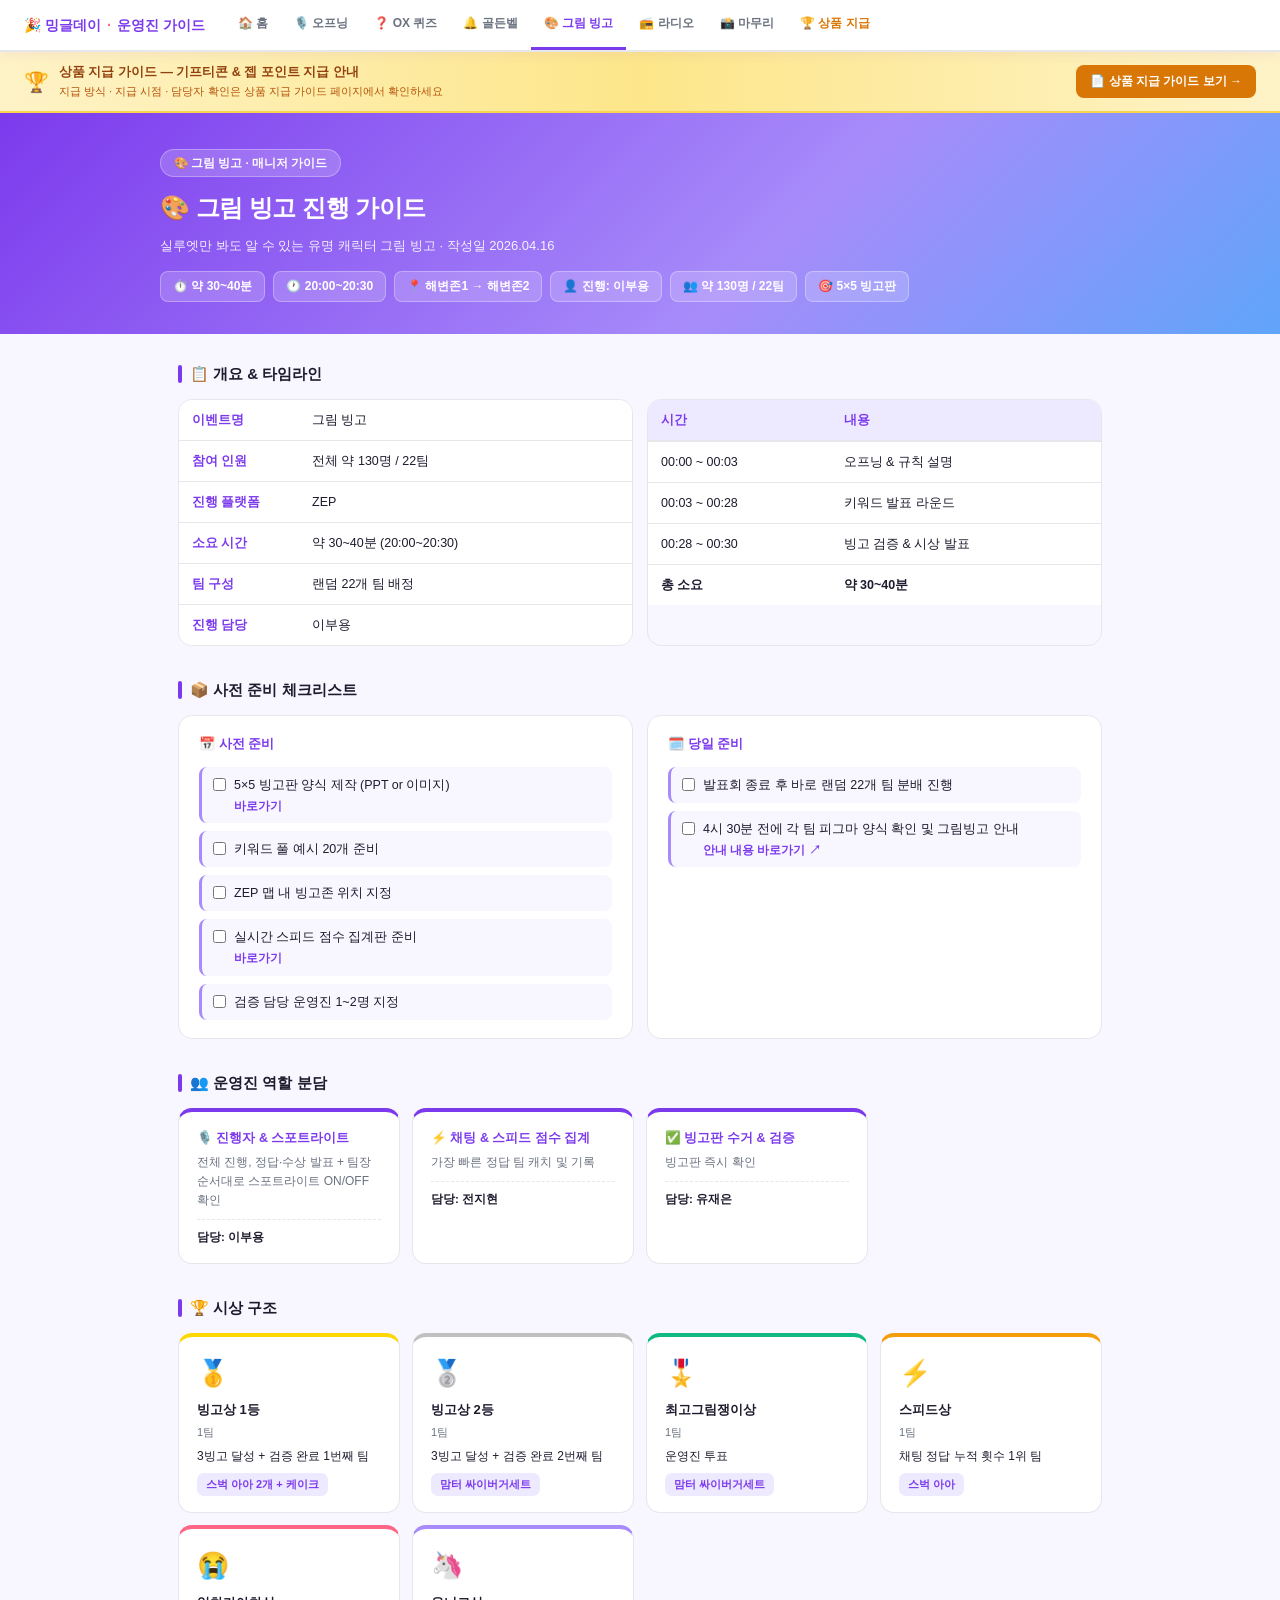
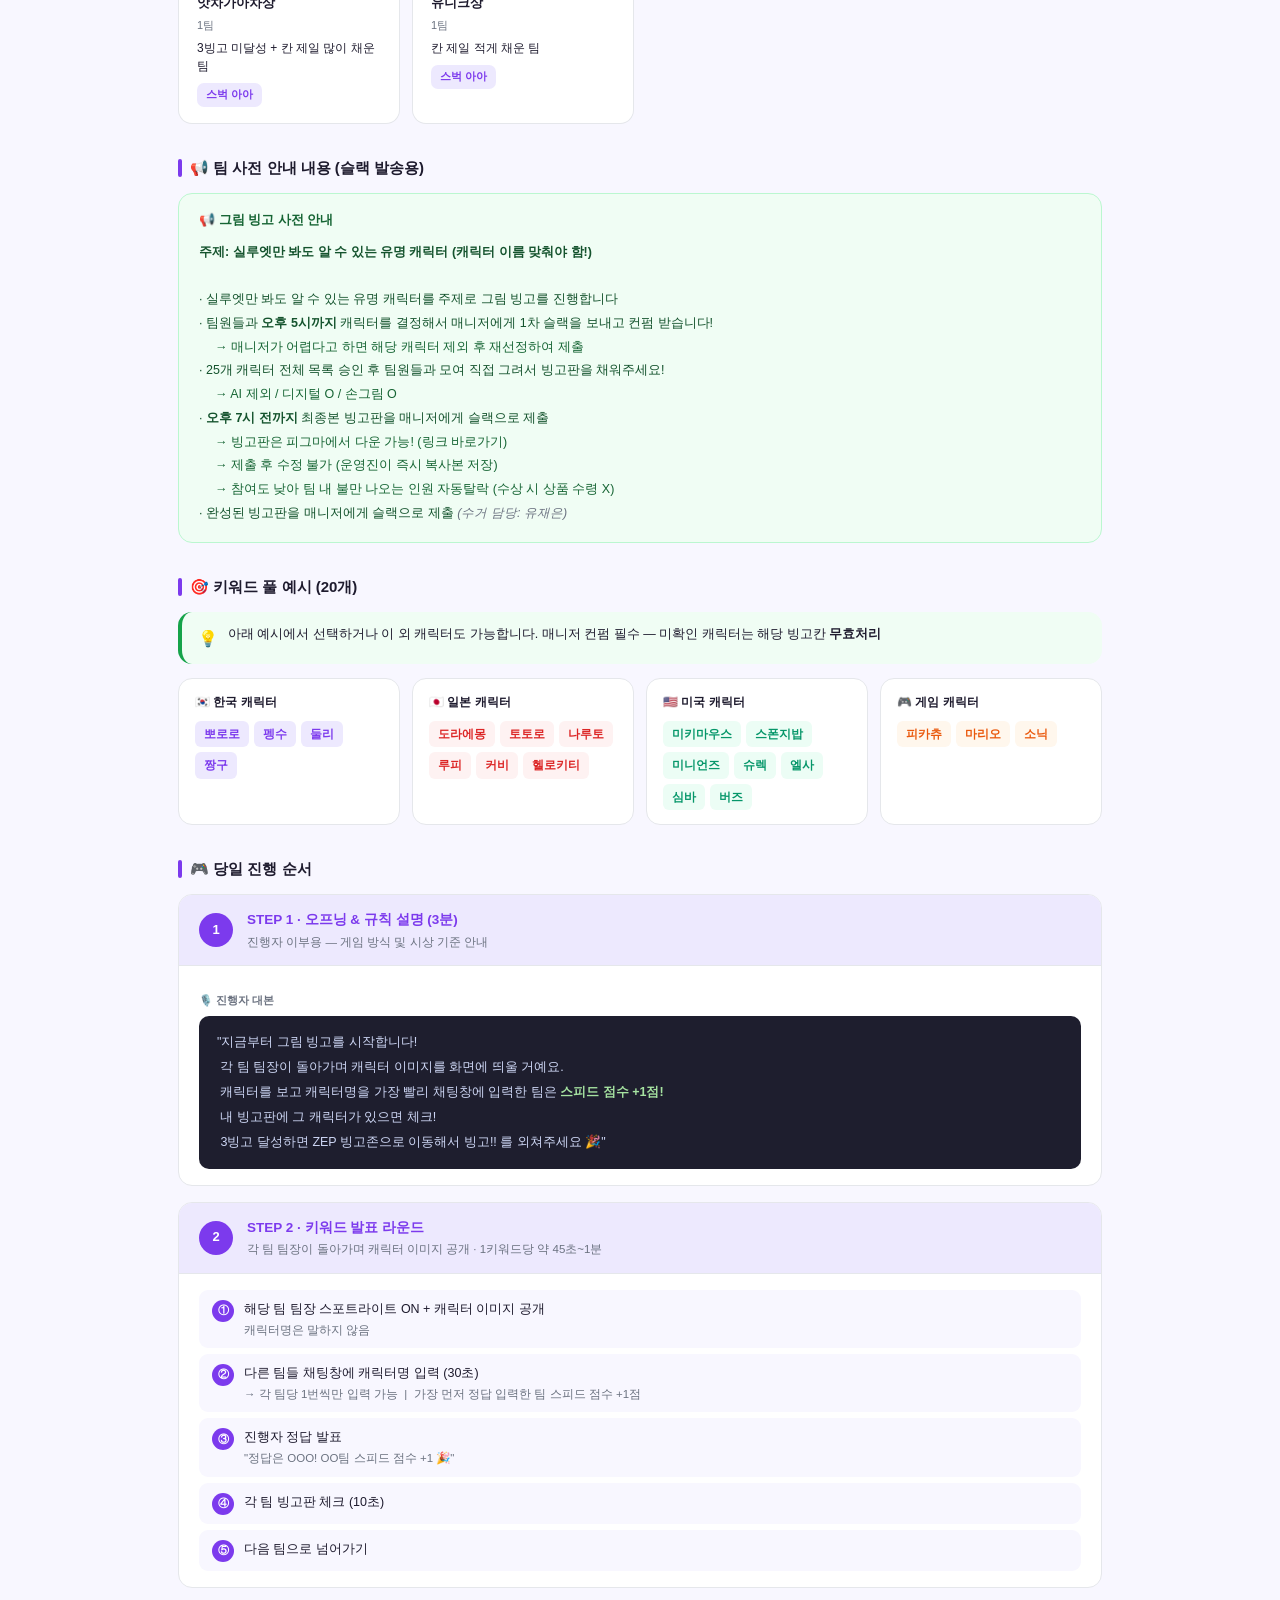
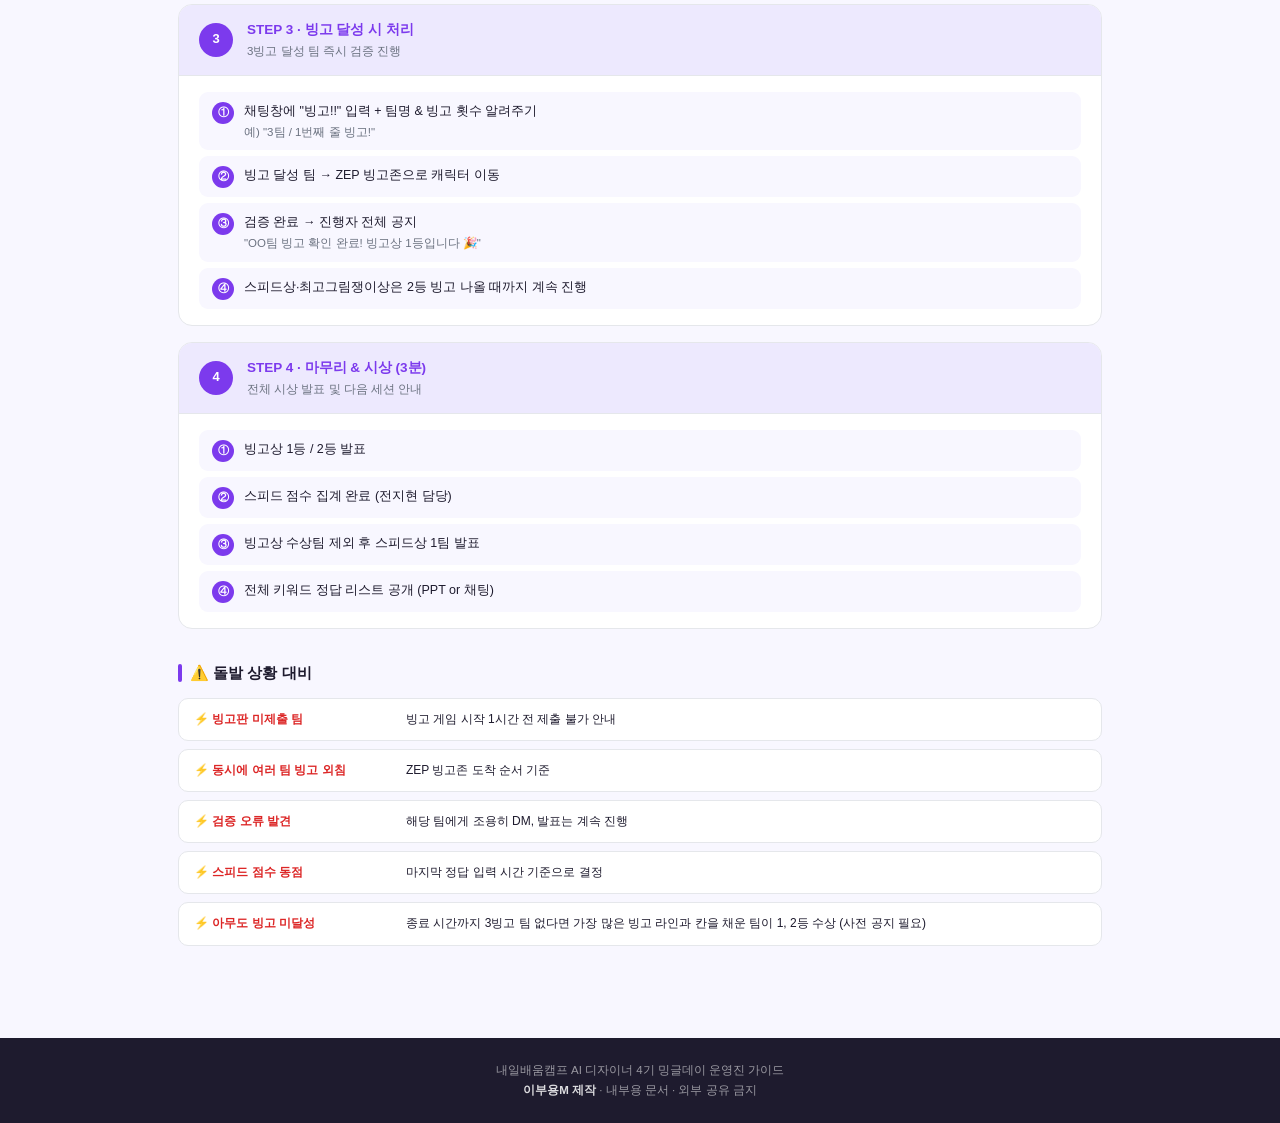
<file: PictureBingoManagerGuide.html>
<!DOCTYPE html>
<html lang="ko">
<head>
<meta charset="UTF-8"/>
<meta name="viewport" content="width=device-width,initial-scale=1.0"/>
<title>그림 빙고 가이드 | 밍글데이 운영진</title>
<style>
  :root {
    --p: #7C3AED; --pl: #EDE9FE; --p2: #A78BFA;
    --bg: #F8F7FF; --c: #fff; --t: #1E1B2E;
    --s: #6B7280; --b: #E5E7EB; --r: 14px;
    --accent: #7C3AED; --accentl: #EDE9FE;
  }
  * { box-sizing: border-box; margin: 0; padding: 0; }
  body { font-family: "Apple SD Gothic Neo","Malgun Gothic",sans-serif; background: var(--bg); color: var(--t); font-size: 13px; line-height: 1.6; }

  nav { position: sticky; top: 0; z-index: 100; background: #fff; border-bottom: 2px solid var(--b); display: flex; align-items: center; padding: 0 24px; gap: 4px; box-shadow: 0 2px 12px rgba(124,58,237,.08); flex-wrap: wrap; }
  .nav-logo { font-size: 14px; font-weight: 800; color: var(--p); margin-right: 16px; white-space: nowrap; padding: 14px 0; display: flex; align-items: center; gap: 6px; }
  .nav-logo .dot { color: #FF6584; }
  .nav-tabs { display: flex; overflow-x: auto; }
  .nav-tab { padding: 14px 13px; font-size: 12px; font-weight: 600; color: var(--s); white-space: nowrap; border: none; border-bottom: 3px solid transparent; background: none; transition: all .2s; text-decoration: none; display: flex; align-items: center; gap: 5px; cursor: pointer; }
  .nav-tab:hover { color: var(--p); background: var(--pl); }
  .nav-tab.active { color: var(--p); border-bottom: 3px solid var(--p); }
  .nav-tab.award { color: #D97706; }
  .nav-tab.award:hover { background: #FFFBEB; color: #B45309; }

  .award-banner { background: linear-gradient(90deg,#FEF3C7 0%,#FDE68A 50%,#FEF3C7 100%); border-bottom: 2px solid #FCD34D; padding: 10px 24px; display: flex; align-items: center; justify-content: space-between; gap: 12px; flex-wrap: wrap; }
  .award-banner-left { display: flex; align-items: center; gap: 10px; }
  .award-banner-icon { font-size: 20px; }
  .award-banner-text { font-size: 12.5px; font-weight: 700; color: #92400E; }
  .award-banner-sub { font-size: 11px; color: #B45309; margin-top: 1px; }
  .award-banner-btn { display: inline-flex; align-items: center; gap: 5px; background: #D97706; color: #fff; border-radius: 8px; padding: 7px 14px; font-size: 12px; font-weight: 700; text-decoration: none; transition: all .2s; white-space: nowrap; }
  .award-banner-btn:hover { background: #B45309; }

  .hero { background: linear-gradient(135deg,#7C3AED 0%,#A78BFA 60%,#60A5FA 100%); padding: 36px 32px 32px; color: #fff; }
  .hero-inner { max-width: 960px; margin: 0 auto; }
  .hero-badge { display: inline-block; background: rgba(255,255,255,.18); border: 1px solid rgba(255,255,255,.3); border-radius: 20px; padding: 4px 13px; font-size: 11.5px; font-weight: 700; margin-bottom: 12px; }
  .hero h1 { font-size: 24px; font-weight: 900; margin-bottom: 7px; letter-spacing: -.5px; }
  .hero p { font-size: 13px; opacity: .9; line-height: 1.7; margin-bottom: 14px; }
  .hero-meta { display: flex; gap: 8px; flex-wrap: wrap; }
  .hero-meta-item { background: rgba(255,255,255,.18); border: 1px solid rgba(255,255,255,.3); border-radius: 8px; padding: 5px 12px; font-size: 12px; font-weight: 600; }

  .main { max-width: 960px; margin: 0 auto; padding: 28px 18px 60px; }
  .section { margin-bottom: 32px; }
  .sec-title { font-size: 15px; font-weight: 800; color: var(--t); margin-bottom: 13px; display: flex; align-items: center; gap: 8px; }
  .sec-title::before { content: ""; display: inline-block; width: 4px; height: 18px; background: var(--accent); border-radius: 4px; }

  .overview-grid { display: grid; grid-template-columns: 1fr 1fr; gap: 14px; }

  .tbl-wrap { overflow-x: auto; border-radius: var(--r); border: 1px solid var(--b); }
  table { width: 100%; border-collapse: collapse; background: #fff; font-size: 12.5px; }
  th { background: var(--accentl); color: var(--accent); font-weight: 700; padding: 10px 13px; text-align: left; border-bottom: 2px solid var(--b); white-space: nowrap; }
  td { padding: 10px 13px; border-bottom: 1px solid var(--b); vertical-align: middle; line-height: 1.6; }
  tr:last-child td { border-bottom: none; }
  tr:hover td { background: #FAFAFA; }

  /* ── PREP — 핵심 수정 부분 ── */
  .prep-grid { display: grid; grid-template-columns: 1fr 1fr; gap: 14px; }
  .prep-card { background: var(--c); border: 1px solid var(--b); border-radius: var(--r); padding: 18px 20px; }
  .prep-card-title { font-size: 13px; font-weight: 800; color: var(--accent); margin-bottom: 12px; display: flex; align-items: center; gap: 6px; }
  .prep-list { list-style: none; display: flex; flex-direction: column; gap: 8px; }
  .prep-list li {
    font-size: 12.5px; line-height: 1.6; padding: 8px 11px;
    background: var(--bg); border-radius: 8px; border-left: 3px solid var(--p2);
    display: flex; flex-direction: row; align-items: flex-start; gap: 8px; /* ← row + flex-start */
  }
  .prep-list li input[type=checkbox] {
    margin-top: 3px; flex-shrink: 0; accent-color: var(--accent);
  }
  .prep-list li span { display: block; } /* ← span을 block으로 */
  .prep-list li small { display: block; color: var(--s); font-size: 11.5px; margin-top: 2px; }
  .prep-list a { color: var(--accent); font-weight: 700; text-decoration: none; }
  .prep-list a:hover { text-decoration: underline; }

  .role-grid { display: grid; grid-template-columns: repeat(auto-fill,minmax(200px,1fr)); gap: 12px; }
  .role-card { background: var(--c); border: 1px solid var(--b); border-radius: var(--r); padding: 16px 18px; border-top: 4px solid var(--accent); }
  .role-title { font-size: 12.5px; font-weight: 800; color: var(--accent); margin-bottom: 5px; }
  .role-desc { font-size: 12px; color: var(--s); line-height: 1.6; }
  .role-who { margin-top: 9px; padding-top: 8px; border-top: 1px dashed var(--b); font-size: 11.5px; font-weight: 700; }

  .award-grid { display: grid; grid-template-columns: repeat(auto-fill,minmax(200px,1fr)); gap: 12px; }
  .award-card { background: var(--c); border: 1px solid var(--b); border-radius: var(--r); padding: 16px 18px; }
  .award-emoji { font-size: 26px; margin-bottom: 6px; }
  .award-name { font-size: 13px; font-weight: 800; margin-bottom: 3px; }
  .award-target { font-size: 11px; color: var(--s); margin-bottom: 5px; }
  .award-criteria { font-size: 12px; color: var(--t); line-height: 1.5; margin-bottom: 8px; }
  .award-product { display: inline-block; background: var(--accentl); color: var(--accent); border-radius: 7px; padding: 3px 9px; font-size: 11px; font-weight: 700; }

  .steps { display: flex; flex-direction: column; gap: 16px; }
  .step-card { background: var(--c); border: 1px solid var(--b); border-radius: var(--r); overflow: hidden; }
  .step-header { display: flex; align-items: center; gap: 14px; padding: 14px 20px; border-bottom: 1px solid var(--b); background: var(--accentl); }
  .step-num { min-width: 34px; height: 34px; background: var(--accent); color: #fff; border-radius: 50%; display: flex; align-items: center; justify-content: center; font-size: 13px; font-weight: 800; flex-shrink: 0; }
  .step-header-text h3 { font-size: 13.5px; font-weight: 800; color: var(--accent); }
  .step-header-text p { font-size: 11.5px; color: var(--s); margin-top: 2px; }
  .step-body { padding: 16px 20px; }
  .step-body > p { font-size: 12.5px; color: var(--s); line-height: 1.7; margin-bottom: 10px; }

  .script-wrap { margin-top: 10px; }
  .script-label { font-size: 11px; font-weight: 700; color: var(--s); margin-bottom: 6px; }
  .script-box { background: #1E1E2E; color: #CDD6F4; border-radius: 10px; padding: 14px 18px; font-size: 12.5px; line-height: 2; font-family: "Apple SD Gothic Neo","Malgun Gothic",sans-serif; white-space: pre-wrap; }
  .script-box .hl { color: #A6E3A1; font-weight: 700; }

  .flow-list { display: flex; flex-direction: column; gap: 6px; }
  .flow-item { display: flex; gap: 10px; align-items: flex-start; background: var(--bg); border-radius: 9px; padding: 9px 13px; font-size: 12.5px; line-height: 1.6; }
  .flow-num { min-width: 22px; height: 22px; background: var(--accent); color: #fff; border-radius: 50%; display: flex; align-items: center; justify-content: center; font-size: 11px; font-weight: 800; flex-shrink: 0; margin-top: 1px; }
  .flow-sub { font-size: 11.5px; color: var(--s); margin-top: 2px; }

  .alert { border-radius: var(--r); padding: 12px 16px; font-size: 12.5px; line-height: 1.7; margin-bottom: 14px; display: flex; gap: 10px; align-items: flex-start; }
  .alert-ac { background: var(--accentl); border-left: 4px solid var(--accent); }
  .alert-g  { background: #F0FDF4; border-left: 4px solid #16A34A; }
  .alert-icon { font-size: 16px; flex-shrink: 0; margin-top: 1px; }

  .kw-section { display: grid; grid-template-columns: repeat(auto-fill,minmax(180px,1fr)); gap: 12px; }
  .kw-card { background: var(--c); border: 1px solid var(--b); border-radius: var(--r); padding: 14px 16px; }
  .kw-card-title { font-size: 12px; font-weight: 800; margin-bottom: 9px; }
  .kw-tags { display: flex; flex-wrap: wrap; gap: 5px; }
  .kw-tag { border-radius: 6px; padding: 4px 9px; font-size: 11.5px; font-weight: 600; }
  .kw-kr   { background: var(--pl); color: var(--p); }
  .kw-jp   { background: #FEF2F2; color: #DC2626; }
  .kw-us   { background: #ECFDF5; color: #059669; }
  .kw-game { background: #FFF7ED; color: #EA580C; }

  .announce-box { background: #F0FDF4; border: 1px solid #BBF7D0; border-radius: var(--r); padding: 16px 20px; }
  .announce-title { font-size: 13px; font-weight: 800; color: #166534; margin-bottom: 10px; display: flex; align-items: center; gap: 6px; }
  .announce-body { font-size: 12.5px; color: #14532D; line-height: 1.9; }
  .announce-body .indent { padding-left: 16px; color: #166534; display: block; }

  .em-list { display: flex; flex-direction: column; gap: 8px; }
  .em-item { background: var(--c); border: 1px solid var(--b); border-radius: 10px; padding: 11px 15px; display: flex; gap: 12px; align-items: flex-start; }
  .em-sit { min-width: 200px; font-size: 12px; font-weight: 700; color: #DC2626; flex-shrink: 0; }
  .em-act { font-size: 12px; color: var(--t); line-height: 1.6; }

  footer { background: var(--t); color: rgba(255,255,255,.55); text-align: center; padding: 22px 16px; font-size: 11.5px; line-height: 1.8; }
  footer strong { color: rgba(255,255,255,.85); }

  @media(max-width:640px) {
    .hero { padding: 22px 14px; } .hero h1 { font-size: 19px; }
    .main { padding: 16px 12px 50px; }
    .overview-grid, .prep-grid { grid-template-columns: 1fr; }
    .em-sit { min-width: 120px; }
    nav { padding: 0 10px; }
    .award-banner { padding: 10px 14px; }
  }
</style>
</head>
<body>

<nav>
  <div class="nav-logo">🎉 밍글데이 <span class="dot">·</span> 운영진 가이드</div>
  <div class="nav-tabs">
    <a href="https://nbc-apm.github.io/nbc-apm-manager/index.html" class="nav-tab">🏠 홈</a>
    <a href="https://nbc-apm.github.io/nbc-apm-manager/OpeningGuide.html" class="nav-tab">🎙️ 오프닝</a>
    <a href="https://nbc-apm.github.io/nbc-apm-manager/OXQuizGuide.html" class="nav-tab">❓ OX 퀴즈</a>
    <a href="https://nbc-apm.github.io/nbc-apm-manager/GoldenBellGameGuide.html" class="nav-tab">🔔 골든벨</a>
    <a href="https://nbc-apm.github.io/nbc-apm-manager/PictureBingoManagerGuide.html" class="nav-tab active">🎨 그림 빙고</a>
    <a href="https://nbc-apm.github.io/nbc-apm-manager/RadioSessionGuide.html" class="nav-tab">📻 라디오</a>
    <a href="https://nbc-apm.github.io/nbc-apm-manager/CloseGuide.html" class="nav-tab">📸 마무리</a>
    <a href="https://nbc-apm.github.io/nbc-apm-manager/AwardGuide.html" class="nav-tab award">🏆 상품 지급</a>
  </div>
</nav>

<div class="award-banner">
  <div class="award-banner-left">
    <div class="award-banner-icon">🏆</div>
    <div>
      <div class="award-banner-text">상품 지급 가이드 — 기프티콘 &amp; 젭 포인트 지급 안내</div>
      <div class="award-banner-sub">지급 방식 · 지급 시점 · 담당자 확인은 상품 지급 가이드 페이지에서 확인하세요</div>
    </div>
  </div>
  <a href="https://nbc-apm.github.io/nbc-apm-manager/AwardGuide.html" class="award-banner-btn">📄 상품 지급 가이드 보기 →</a>
</div>

<div class="hero">
  <div class="hero-inner">
    <div class="hero-badge">🎨 그림 빙고 · 매니저 가이드</div>
    <h1>🎨 그림 빙고 진행 가이드</h1>
    <p>실루엣만 봐도 알 수 있는 유명 캐릭터 그림 빙고 · 작성일 2026.04.16</p>
    <div class="hero-meta">
      <div class="hero-meta-item">⏱️ 약 30~40분</div>
      <div class="hero-meta-item">🕐 20:00~20:30</div>
      <div class="hero-meta-item">📍 해변존1 → 해변존2</div>
      <div class="hero-meta-item">👤 진행: 이부용</div>
      <div class="hero-meta-item">👥 약 130명 / 22팀</div>
      <div class="hero-meta-item">🎯 5×5 빙고판</div>
    </div>
  </div>
</div>

<div class="main">

  <div class="section">
    <div class="sec-title">📋 개요 &amp; 타임라인</div>
    <div class="overview-grid">
      <div class="tbl-wrap"><table>
        <tbody>
          <tr><td style="width:120px;font-weight:700;color:var(--accent);">이벤트명</td><td>그림 빙고</td></tr>
          <tr><td style="font-weight:700;color:var(--accent);">참여 인원</td><td>전체 약 130명 / 22팀</td></tr>
          <tr><td style="font-weight:700;color:var(--accent);">진행 플랫폼</td><td>ZEP</td></tr>
          <tr><td style="font-weight:700;color:var(--accent);">소요 시간</td><td>약 30~40분 (20:00~20:30)</td></tr>
          <tr><td style="font-weight:700;color:var(--accent);">팀 구성</td><td>랜덤 22개 팀 배정</td></tr>
          <tr><td style="font-weight:700;color:var(--accent);">진행 담당</td><td>이부용</td></tr>
        </tbody>
      </table></div>
      <div class="tbl-wrap"><table>
        <thead><tr><th>시간</th><th>내용</th></tr></thead>
        <tbody>
          <tr><td>00:00 ~ 00:03</td><td>오프닝 &amp; 규칙 설명</td></tr>
          <tr><td>00:03 ~ 00:28</td><td>키워드 발표 라운드</td></tr>
          <tr><td>00:28 ~ 00:30</td><td>빙고 검증 &amp; 시상 발표</td></tr>
          <tr><td><strong>총 소요</strong></td><td><strong>약 30~40분</strong></td></tr>
        </tbody>
      </table></div>
    </div>
  </div>

  <div class="section">
    <div class="sec-title">📦 사전 준비 체크리스트</div>
    <div class="prep-grid">
      <div class="prep-card">
        <div class="prep-card-title">📅 사전 준비</div>
        <ul class="prep-list">
          <li>
            <input type="checkbox">
            <span>5×5 빙고판 양식 제작 (PPT or 이미지)
              <small><a href="#">바로가기</a></small>
            </span>
          </li>
          <li>
            <input type="checkbox">
            <span>키워드 풀 예시 20개 준비</span>
          </li>
          <li>
            <input type="checkbox">
            <span>ZEP 맵 내 빙고존 위치 지정</span>
          </li>
          <li>
            <input type="checkbox">
            <span>실시간 스피드 점수 집계판 준비
              <small><a href="#">바로가기</a></small>
            </span>
          </li>
          <li>
            <input type="checkbox">
            <span>검증 담당 운영진 1~2명 지정</span>
          </li>
        </ul>
      </div>
      <div class="prep-card">
        <div class="prep-card-title">🗓️ 당일 준비</div>
        <ul class="prep-list">
          <li>
            <input type="checkbox">
            <span>발표회 종료 후 바로 랜덤 22개 팀 분배 진행</span>
          </li>
          <li>
            <input type="checkbox">
            <span>4시 30분 전에 각 팀 피그마 양식 확인 및 그림빙고 안내
              <small><a href="https://www.notion.so/260416-APM-3442dc3ef51480a7b98ae5c93ccc8337?pvs=21" target="_blank">안내 내용 바로가기 ↗</a></small>
            </span>
          </li>
        </ul>
      </div>
    </div>
  </div>

  <!-- 운영진 역할 — 담당자 업데이트 -->
  <div class="section">
    <div class="sec-title">👥 운영진 역할 분담</div>
    <div class="role-grid">
      <div class="role-card">
        <div class="role-title">🎙️ 진행자 &amp; 스포트라이트</div>
        <div class="role-desc">전체 진행, 정답·수상 발표 + 팀장 순서대로 스포트라이트 ON/OFF 확인</div>
        <div class="role-who">담당: 이부용</div>
      </div>
      <div class="role-card">
        <div class="role-title">⚡ 채팅 &amp; 스피드 점수 집계</div>
        <div class="role-desc">가장 빠른 정답 팀 캐치 및 기록</div>
        <div class="role-who">담당: 전지현</div>
      </div>
      <div class="role-card">
        <div class="role-title">✅ 빙고판 수거 &amp; 검증</div>
        <div class="role-desc">빙고판 즉시 확인</div>
        <div class="role-who">담당: 유재은</div>
      </div>
    </div>
  </div>

  <div class="section">
    <div class="sec-title">🏆 시상 구조</div>
    <div class="award-grid">
      <div class="award-card" style="border-top:4px solid #FFD700;">
        <div class="award-emoji">🥇</div>
        <div class="award-name">빙고상 1등</div>
        <div class="award-target">1팀</div>
        <div class="award-criteria">3빙고 달성 + 검증 완료 1번째 팀</div>
        <div class="award-product">스벅 아아 2개 + 케이크</div>
      </div>
      <div class="award-card" style="border-top:4px solid #C0C0C0;">
        <div class="award-emoji">🥈</div>
        <div class="award-name">빙고상 2등</div>
        <div class="award-target">1팀</div>
        <div class="award-criteria">3빙고 달성 + 검증 완료 2번째 팀</div>
        <div class="award-product">맘터 싸이버거세트</div>
      </div>
      <div class="award-card" style="border-top:4px solid #10B981;">
        <div class="award-emoji">🎖️</div>
        <div class="award-name">최고그림쟁이상</div>
        <div class="award-target">1팀</div>
        <div class="award-criteria">운영진 투표</div>
        <div class="award-product">맘터 싸이버거세트</div>
      </div>
      <div class="award-card" style="border-top:4px solid #F59E0B;">
        <div class="award-emoji">⚡</div>
        <div class="award-name">스피드상</div>
        <div class="award-target">1팀</div>
        <div class="award-criteria">채팅 정답 누적 횟수 1위 팀</div>
        <div class="award-product">스벅 아아</div>
      </div>
      <div class="award-card" style="border-top:4px solid #FF6584;">
        <div class="award-emoji">😭</div>
        <div class="award-name">앗차가아차상</div>
        <div class="award-target">1팀</div>
        <div class="award-criteria">3빙고 미달성 + 칸 제일 많이 채운 팀</div>
        <div class="award-product">스벅 아아</div>
      </div>
      <div class="award-card" style="border-top:4px solid var(--p2);">
        <div class="award-emoji">🦄</div>
        <div class="award-name">유니크상</div>
        <div class="award-target">1팀</div>
        <div class="award-criteria">칸 제일 적게 채운 팀</div>
        <div class="award-product">스벅 아아</div>
      </div>
    </div>
  </div>

  <div class="section">
    <div class="sec-title">📢 팀 사전 안내 내용 (슬랙 발송용)</div>
    <div class="announce-box">
      <div class="announce-title">📢 그림 빙고 사전 안내</div>
      <div class="announce-body">
        <strong>주제: 실루엣만 봐도 알 수 있는 유명 캐릭터 (캐릭터 이름 맞춰야 함!)</strong><br><br>
        · 실루엣만 봐도 알 수 있는 유명 캐릭터를 주제로 그림 빙고를 진행합니다<br>
        · 팀원들과 <strong>오후 5시까지</strong> 캐릭터를 결정해서 매니저에게 1차 슬랙을 보내고 컨펌 받습니다!<br>
        <span class="indent">→ 매니저가 어렵다고 하면 해당 캐릭터 제외 후 재선정하여 제출</span>
        · 25개 캐릭터 전체 목록 승인 후 팀원들과 모여 직접 그려서 빙고판을 채워주세요!<br>
        <span class="indent">→ AI 제외 / 디지털 O / 손그림 O</span>
        · <strong>오후 7시 전까지</strong> 최종본 빙고판을 매니저에게 슬랙으로 제출<br>
        <span class="indent">→ 빙고판은 피그마에서 다운 가능! (링크 바로가기)</span>
        <span class="indent">→ 제출 후 수정 불가 (운영진이 즉시 복사본 저장)</span>
        <span class="indent">→ 참여도 낮아 팀 내 불만 나오는 인원 자동탈락 (수상 시 상품 수령 X)</span>
        · 완성된 빙고판을 매니저에게 슬랙으로 제출 <em style="color:#6B7280;">(수거 담당: 유재은)</em>
      </div>
    </div>
  </div>

  <div class="section">
    <div class="sec-title">🎯 키워드 풀 예시 (20개)</div>
    <div class="alert alert-g">
      <div class="alert-icon">💡</div>
      <div>아래 예시에서 선택하거나 이 외 캐릭터도 가능합니다. 매니저 컨펌 필수 — 미확인 캐릭터는 해당 빙고칸 <strong>무효처리</strong></div>
    </div>
    <div class="kw-section">
      <div class="kw-card">
        <div class="kw-card-title">🇰🇷 한국 캐릭터</div>
        <div class="kw-tags">
          <span class="kw-tag kw-kr">뽀로로</span><span class="kw-tag kw-kr">펭수</span>
          <span class="kw-tag kw-kr">둘리</span><span class="kw-tag kw-kr">짱구</span>
        </div>
      </div>
      <div class="kw-card">
        <div class="kw-card-title">🇯🇵 일본 캐릭터</div>
        <div class="kw-tags">
          <span class="kw-tag kw-jp">도라에몽</span><span class="kw-tag kw-jp">토토로</span>
          <span class="kw-tag kw-jp">나루토</span><span class="kw-tag kw-jp">루피</span>
          <span class="kw-tag kw-jp">커비</span><span class="kw-tag kw-jp">헬로키티</span>
        </div>
      </div>
      <div class="kw-card">
        <div class="kw-card-title">🇺🇸 미국 캐릭터</div>
        <div class="kw-tags">
          <span class="kw-tag kw-us">미키마우스</span><span class="kw-tag kw-us">스폰지밥</span>
          <span class="kw-tag kw-us">미니언즈</span><span class="kw-tag kw-us">슈렉</span>
          <span class="kw-tag kw-us">엘사</span><span class="kw-tag kw-us">심바</span><span class="kw-tag kw-us">버즈</span>
        </div>
      </div>
      <div class="kw-card">
        <div class="kw-card-title">🎮 게임 캐릭터</div>
        <div class="kw-tags">
          <span class="kw-tag kw-game">피카츄</span><span class="kw-tag kw-game">마리오</span><span class="kw-tag kw-game">소닉</span>
        </div>
      </div>
    </div>
  </div>

  <div class="section">
    <div class="sec-title">🎮 당일 진행 순서</div>
    <div class="steps">

      <div class="step-card">
        <div class="step-header">
          <div class="step-num">1</div>
          <div class="step-header-text">
            <h3>STEP 1 · 오프닝 &amp; 규칙 설명 (3분)</h3>
            <p>진행자 이부용 — 게임 방식 및 시상 기준 안내</p>
          </div>
        </div>
        <div class="step-body">
          <div class="script-wrap">
            <div class="script-label">🎙️ 진행자 대본</div>
            <div class="script-box">"지금부터 그림 빙고를 시작합니다!
 각 팀 팀장이 돌아가며 캐릭터 이미지를 화면에 띄울 거예요.
 캐릭터를 보고 캐릭터명을 가장 빨리 채팅창에 입력한 팀은 <span class="hl">스피드 점수 +1점!</span>
 내 빙고판에 그 캐릭터가 있으면 체크!
 3빙고 달성하면 ZEP 빙고존으로 이동해서 빙고!! 를 외쳐주세요 🎉"</div>
          </div>
        </div>
      </div>

      <div class="step-card">
        <div class="step-header">
          <div class="step-num">2</div>
          <div class="step-header-text">
            <h3>STEP 2 · 키워드 발표 라운드</h3>
            <p>각 팀 팀장이 돌아가며 캐릭터 이미지 공개 · 1키워드당 약 45초~1분</p>
          </div>
        </div>
        <div class="step-body">
          <div class="flow-list">
            <div class="flow-item"><div class="flow-num">①</div><div>해당 팀 팀장 스포트라이트 ON + 캐릭터 이미지 공개<div class="flow-sub">캐릭터명은 말하지 않음</div></div></div>
            <div class="flow-item"><div class="flow-num">②</div><div>다른 팀들 채팅창에 캐릭터명 입력 (30초)<div class="flow-sub">→ 각 팀당 1번씩만 입력 가능 &nbsp;|&nbsp; 가장 먼저 정답 입력한 팀 스피드 점수 +1점</div></div></div>
            <div class="flow-item"><div class="flow-num">③</div><div>진행자 정답 발표<div class="flow-sub">"정답은 OOO! OO팀 스피드 점수 +1 🎉"</div></div></div>
            <div class="flow-item"><div class="flow-num">④</div><div>각 팀 빙고판 체크 (10초)</div></div>
            <div class="flow-item"><div class="flow-num">⑤</div><div>다음 팀으로 넘어가기</div></div>
          </div>
        </div>
      </div>

      <div class="step-card">
        <div class="step-header">
          <div class="step-num">3</div>
          <div class="step-header-text">
            <h3>STEP 3 · 빙고 달성 시 처리</h3>
            <p>3빙고 달성 팀 즉시 검증 진행</p>
          </div>
        </div>
        <div class="step-body">
          <div class="flow-list">
            <div class="flow-item"><div class="flow-num">①</div><div>채팅창에 "빙고!!" 입력 + 팀명 &amp; 빙고 횟수 알려주기<div class="flow-sub">예) "3팀 / 1번째 줄 빙고!"</div></div></div>
            <div class="flow-item"><div class="flow-num">②</div><div>빙고 달성 팀 → ZEP 빙고존으로 캐릭터 이동</div></div>
            <div class="flow-item"><div class="flow-num">③</div><div>검증 완료 → 진행자 전체 공지<div class="flow-sub">"OO팀 빙고 확인 완료! 빙고상 1등입니다 🎉"</div></div></div>
            <div class="flow-item"><div class="flow-num">④</div><div>스피드상·최고그림쟁이상은 2등 빙고 나올 때까지 계속 진행</div></div>
          </div>
        </div>
      </div>

      <div class="step-card">
        <div class="step-header">
          <div class="step-num">4</div>
          <div class="step-header-text">
            <h3>STEP 4 · 마무리 &amp; 시상 (3분)</h3>
            <p>전체 시상 발표 및 다음 세션 안내</p>
          </div>
        </div>
        <div class="step-body">
          <div class="flow-list">
            <div class="flow-item"><div class="flow-num">①</div><div>빙고상 1등 / 2등 발표</div></div>
            <div class="flow-item"><div class="flow-num">②</div><div>스피드 점수 집계 완료 (전지현 담당)</div></div>
            <div class="flow-item"><div class="flow-num">③</div><div>빙고상 수상팀 제외 후 스피드상 1팀 발표</div></div>
            <div class="flow-item"><div class="flow-num">④</div><div>전체 키워드 정답 리스트 공개 (PPT or 채팅)</div></div>
          </div>
        </div>
      </div>

    </div>
  </div>

  <div class="section">
    <div class="sec-title">⚠️ 돌발 상황 대비</div>
    <div class="em-list">
      <div class="em-item"><div class="em-sit">⚡ 빙고판 미제출 팀</div><div class="em-act">빙고 게임 시작 1시간 전 제출 불가 안내</div></div>
      <div class="em-item"><div class="em-sit">⚡ 동시에 여러 팀 빙고 외침</div><div class="em-act">ZEP 빙고존 도착 순서 기준</div></div>
      <div class="em-item"><div class="em-sit">⚡ 검증 오류 발견</div><div class="em-act">해당 팀에게 조용히 DM, 발표는 계속 진행</div></div>
      <div class="em-item"><div class="em-sit">⚡ 스피드 점수 동점</div><div class="em-act">마지막 정답 입력 시간 기준으로 결정</div></div>
      <div class="em-item"><div class="em-sit">⚡ 아무도 빙고 미달성</div><div class="em-act">종료 시간까지 3빙고 팀 없다면 가장 많은 빙고 라인과 칸을 채운 팀이 1, 2등 수상 (사전 공지 필요)</div></div>
    </div>
  </div>

</div>

<footer>
  <div>내일배움캠프 AI 디자이너 4기 밍글데이 운영진 가이드</div>
  <div><strong>이부용M 제작</strong> · 내부용 문서 · 외부 공유 금지</div>
</footer>

</body>
</html>
</file>
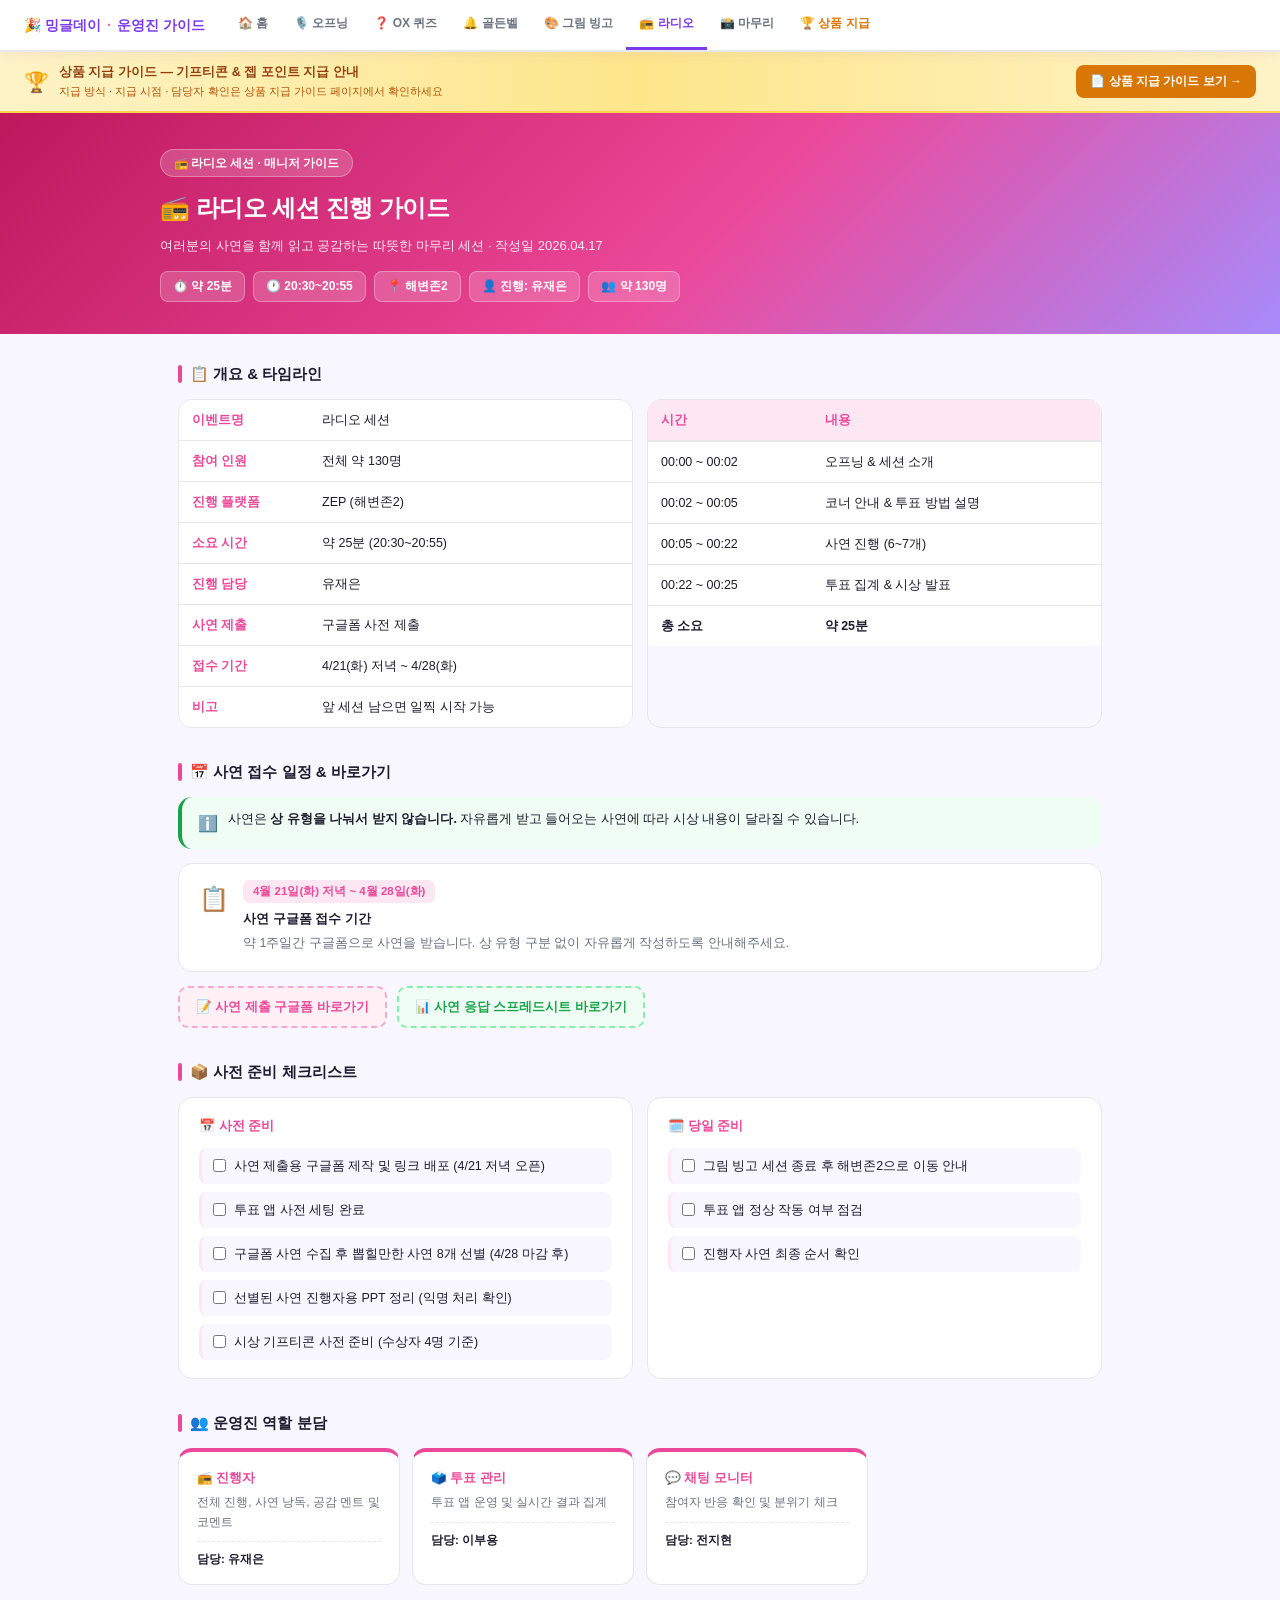
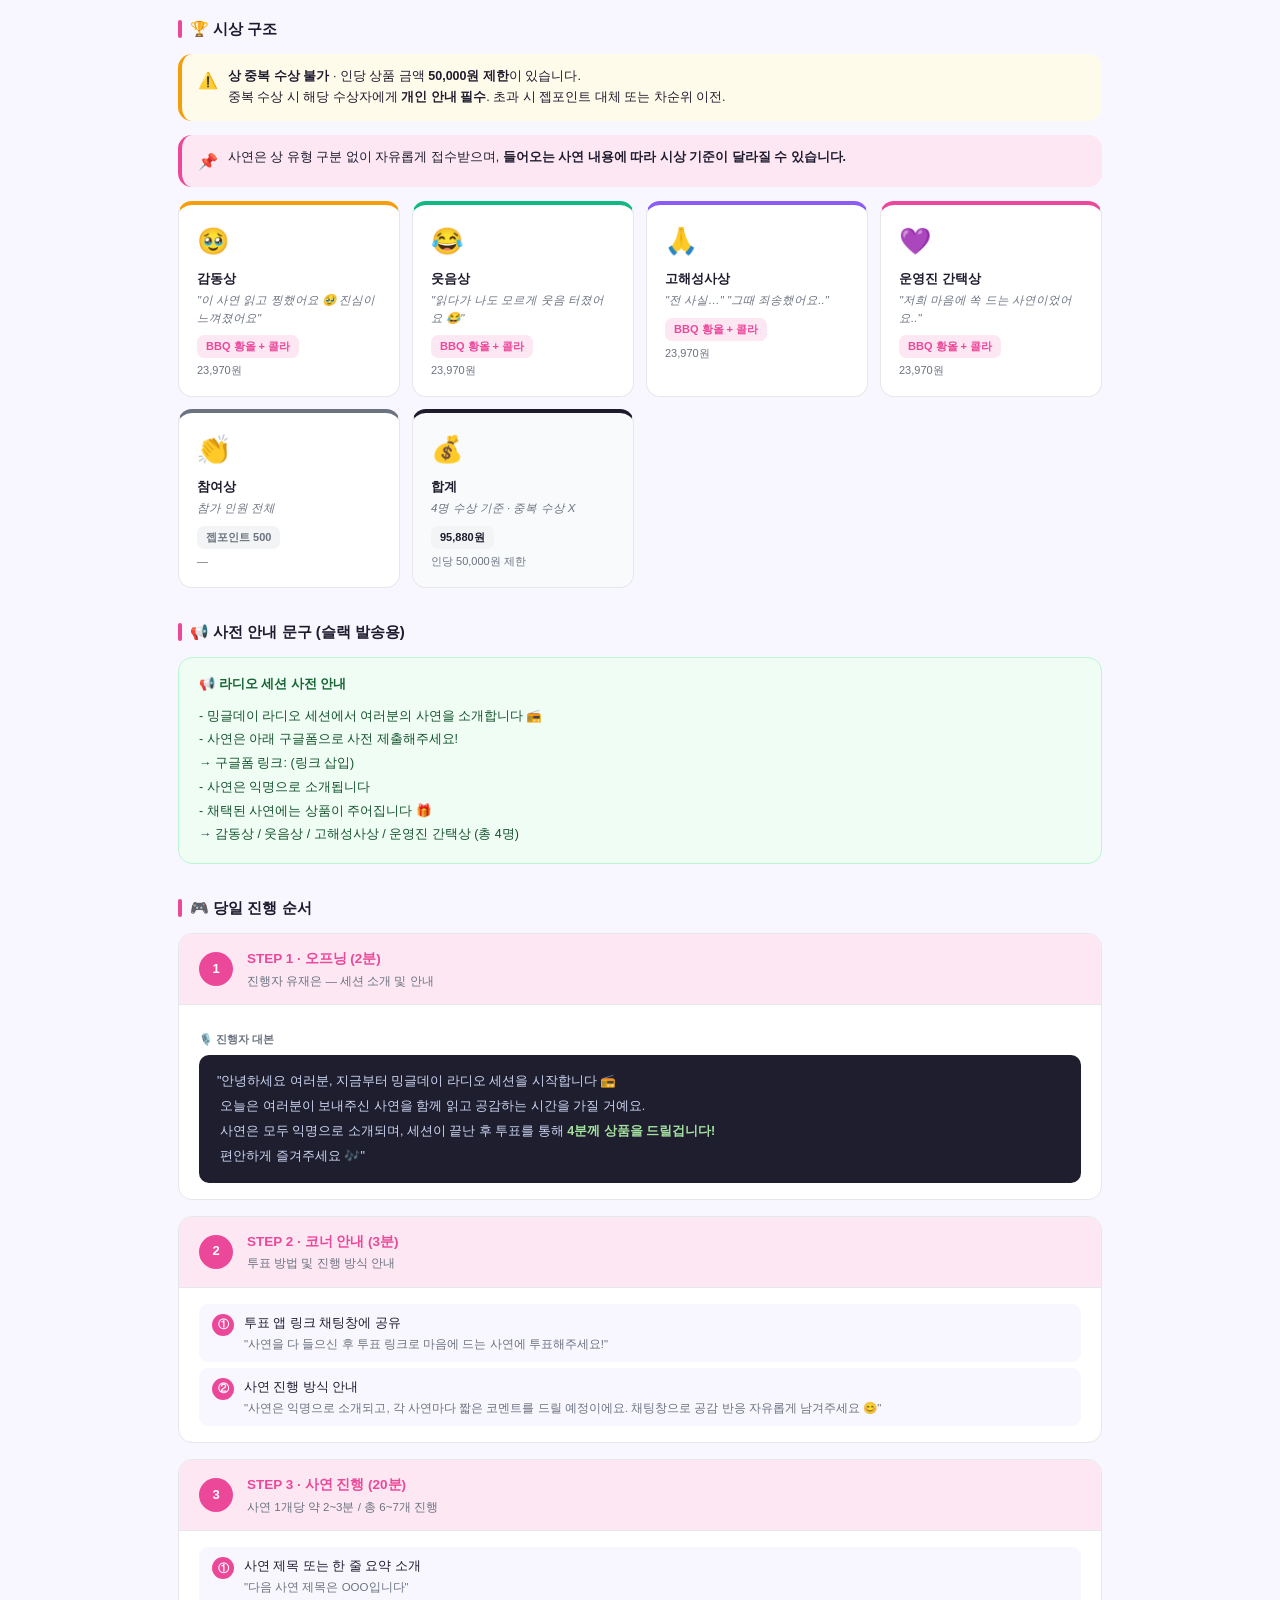
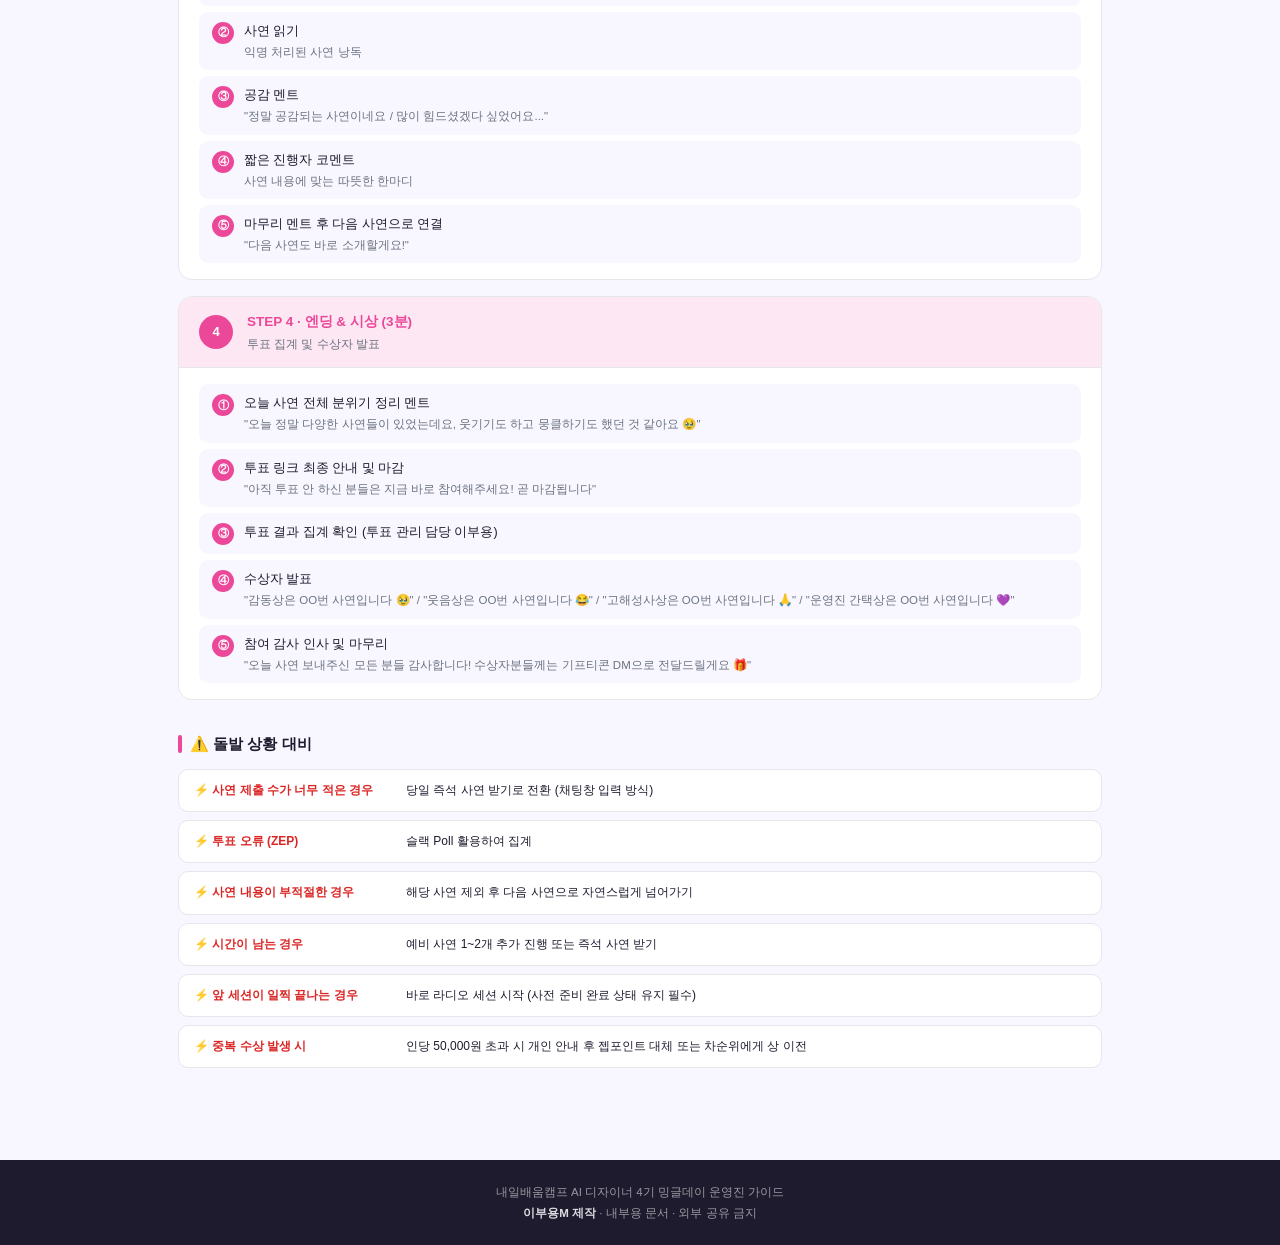
<file: RadioSessionGuide.html>
<!DOCTYPE html>
<html lang="ko">
<head>
<meta charset="UTF-8"/>
<meta name="viewport" content="width=device-width,initial-scale=1.0"/>
<title>라디오 세션 가이드 | 밍글데이 운영진</title>
<style>
  /* ── 페이지 accent 색상 override ── */
  :root {
    --p: #7C3AED; --pl: #EDE9FE; --p2: #A78BFA;
    --bg: #F8F7FF; --c: #fff; --t: #1E1B2E;
    --s: #6B7280; --b: #E5E7EB; --r: 14px;
    --accent: #EC4899; --accentl: #FCE7F3;
  }
  * { box-sizing: border-box; margin: 0; padding: 0; }
  body { font-family: "Apple SD Gothic Neo","Malgun Gothic",sans-serif; background: var(--bg); color: var(--t); font-size: 13px; line-height: 1.6; }

  /* NAV */
  nav { position: sticky; top: 0; z-index: 100; background: #fff; border-bottom: 2px solid var(--b); display: flex; align-items: center; padding: 0 24px; gap: 4px; box-shadow: 0 2px 12px rgba(124,58,237,.08); flex-wrap: wrap; }
  .nav-logo { font-size: 14px; font-weight: 800; color: var(--p); margin-right: 16px; white-space: nowrap; padding: 14px 0; display: flex; align-items: center; gap: 6px; }
  .nav-logo .dot { color: #FF6584; }
  .nav-tabs { display: flex; overflow-x: auto; }
  .nav-tab { padding: 14px 13px; font-size: 12px; font-weight: 600; color: var(--s); white-space: nowrap; border: none; border-bottom: 3px solid transparent; background: none; transition: all .2s; text-decoration: none; display: flex; align-items: center; gap: 5px; cursor: pointer; }
  .nav-tab:hover { color: var(--p); background: var(--pl); }
  .nav-tab.active { color: var(--p); border-bottom: 3px solid var(--p); }
  .nav-tab.award { color: #D97706; }
  .nav-tab.award:hover { background: #FFFBEB; color: #B45309; }

  /* AWARD BANNER */
  .award-banner { background: linear-gradient(90deg,#FEF3C7 0%,#FDE68A 50%,#FEF3C7 100%); border-bottom: 2px solid #FCD34D; padding: 10px 24px; display: flex; align-items: center; justify-content: space-between; gap: 12px; flex-wrap: wrap; }
  .award-banner-left { display: flex; align-items: center; gap: 10px; }
  .award-banner-icon { font-size: 20px; }
  .award-banner-text { font-size: 12.5px; font-weight: 700; color: #92400E; }
  .award-banner-sub { font-size: 11px; color: #B45309; margin-top: 1px; }
  .award-banner-btn { display: inline-flex; align-items: center; gap: 5px; background: #D97706; color: #fff; border-radius: 8px; padding: 7px 14px; font-size: 12px; font-weight: 700; text-decoration: none; transition: all .2s; white-space: nowrap; }
  .award-banner-btn:hover { background: #B45309; }

  /* HERO */
  .hero { background: linear-gradient(135deg,#BE185D 0%,#EC4899 55%,#A78BFA 100%); padding: 36px 32px 32px; color: #fff; }
  .hero-inner { max-width: 960px; margin: 0 auto; }
  .hero-badge { display: inline-block; background: rgba(255,255,255,.18); border: 1px solid rgba(255,255,255,.3); border-radius: 20px; padding: 4px 13px; font-size: 11.5px; font-weight: 700; margin-bottom: 12px; }
  .hero h1 { font-size: 24px; font-weight: 900; margin-bottom: 7px; letter-spacing: -.5px; }
  .hero p { font-size: 13px; opacity: .9; line-height: 1.7; margin-bottom: 14px; }
  .hero-meta { display: flex; gap: 8px; flex-wrap: wrap; }
  .hero-meta-item { background: rgba(255,255,255,.18); border: 1px solid rgba(255,255,255,.3); border-radius: 8px; padding: 5px 12px; font-size: 12px; font-weight: 600; }

  /* LAYOUT */
  .main { max-width: 960px; margin: 0 auto; padding: 28px 18px 60px; }
  .section { margin-bottom: 32px; }

  /* SECTION TITLE */
  .sec-title { font-size: 15px; font-weight: 800; color: var(--t); margin-bottom: 13px; display: flex; align-items: center; gap: 8px; }
  .sec-title::before { content: ""; display: inline-block; width: 4px; height: 18px; background: var(--accent); border-radius: 4px; }

  /* OVERVIEW GRID */
  .overview-grid { display: grid; grid-template-columns: 1fr 1fr; gap: 14px; }

  /* TABLE */
  .tbl-wrap { overflow-x: auto; border-radius: var(--r); border: 1px solid var(--b); }
  table { width: 100%; border-collapse: collapse; background: #fff; font-size: 12.5px; }
  th { background: var(--accentl); color: var(--accent); font-weight: 700; padding: 10px 13px; text-align: left; border-bottom: 2px solid var(--b); white-space: nowrap; }
  td { padding: 10px 13px; border-bottom: 1px solid var(--b); vertical-align: middle; line-height: 1.6; }
  tr:last-child td { border-bottom: none; }
  tr:hover td { background: #FAFAFA; }

  /* PREP */
  .prep-grid { display: grid; grid-template-columns: 1fr 1fr; gap: 14px; }
  .prep-card { background: var(--c); border: 1px solid var(--b); border-radius: var(--r); padding: 18px 20px; }
  .prep-card-title { font-size: 13px; font-weight: 800; color: var(--accent); margin-bottom: 12px; display: flex; align-items: center; gap: 6px; }
  .prep-list { list-style: none; display: flex; flex-direction: column; gap: 8px; }
  .prep-list li { font-size: 12.5px; line-height: 1.6; padding: 8px 11px; background: var(--bg); border-radius: 8px; border-left: 3px solid var(--accentl); display: flex; align-items: flex-start; gap: 8px; }
  .prep-list li input[type=checkbox] { margin-top: 3px; flex-shrink: 0; accent-color: var(--accent); }

  /* ROLE */
  .role-grid { display: grid; grid-template-columns: repeat(auto-fill,minmax(200px,1fr)); gap: 12px; }
  .role-card { background: var(--c); border: 1px solid var(--b); border-radius: var(--r); padding: 16px 18px; border-top: 4px solid var(--accent); }
  .role-title { font-size: 12.5px; font-weight: 800; color: var(--accent); margin-bottom: 5px; }
  .role-desc { font-size: 12px; color: var(--s); line-height: 1.6; }
  .role-who { margin-top: 9px; padding-top: 8px; border-top: 1px dashed var(--b); font-size: 11.5px; font-weight: 700; }

  /* STEPS — 골든벨 공통 스타일 */
  .steps { display: flex; flex-direction: column; gap: 16px; }
  .step-card { background: var(--c); border: 1px solid var(--b); border-radius: var(--r); overflow: hidden; }
  .step-header { display: flex; align-items: center; gap: 14px; padding: 14px 20px; border-bottom: 1px solid var(--b); background: var(--accentl); }
  .step-num { min-width: 34px; height: 34px; background: var(--accent); color: #fff; border-radius: 50%; display: flex; align-items: center; justify-content: center; font-size: 13px; font-weight: 800; flex-shrink: 0; }
  .step-header-text h3 { font-size: 13.5px; font-weight: 800; color: var(--accent); }
  .step-header-text p { font-size: 11.5px; color: var(--s); margin-top: 2px; }
  .step-body { padding: 16px 20px; }
  .step-body > p { font-size: 12.5px; color: var(--s); line-height: 1.7; margin-bottom: 10px; }

  /* SCRIPT */
  .script-wrap { margin-top: 10px; }
  .script-label { font-size: 11px; font-weight: 700; color: var(--s); margin-bottom: 6px; }
  .script-box { background: #1E1E2E; color: #CDD6F4; border-radius: 10px; padding: 14px 18px; font-size: 12.5px; line-height: 2; font-family: "Apple SD Gothic Neo","Malgun Gothic",sans-serif; white-space: pre-wrap; }
  .script-box .hl { color: #A6E3A1; font-weight: 700; }

  /* FLOW */
  .flow-list { display: flex; flex-direction: column; gap: 6px; }
  .flow-item { display: flex; gap: 10px; align-items: flex-start; background: var(--bg); border-radius: 9px; padding: 9px 13px; font-size: 12.5px; line-height: 1.6; }
  .flow-num { min-width: 22px; height: 22px; background: var(--accent); color: #fff; border-radius: 50%; display: flex; align-items: center; justify-content: center; font-size: 11px; font-weight: 800; flex-shrink: 0; margin-top: 1px; }
  .flow-sub { font-size: 11.5px; color: var(--s); margin-top: 2px; }

  /* ALERT */
  .alert { border-radius: var(--r); padding: 12px 16px; font-size: 12.5px; line-height: 1.7; margin-bottom: 14px; display: flex; gap: 10px; align-items: flex-start; }
  .alert-y   { background: #FFFBEB; border-left: 4px solid #F59E0B; }
  .alert-r   { background: #FEF2F2; border-left: 4px solid #EF4444; }
  .alert-g   { background: #F0FDF4; border-left: 4px solid #16A34A; }
  .alert-ac  { background: var(--accentl); border-left: 4px solid var(--accent); }
  .alert-icon { font-size: 16px; flex-shrink: 0; margin-top: 1px; }

  /* AWARD */
  .award-grid { display: grid; grid-template-columns: repeat(auto-fill,minmax(200px,1fr)); gap: 12px; }
  .award-card { background: var(--c); border: 1px solid var(--b); border-radius: var(--r); padding: 16px 18px; }
  .award-emoji { font-size: 26px; margin-bottom: 6px; }
  .award-name { font-size: 13px; font-weight: 800; margin-bottom: 3px; }
  .award-criteria { font-size: 11.5px; color: var(--s); line-height: 1.5; margin-bottom: 8px; font-style: italic; }
  .award-product { display: inline-block; background: var(--accentl); color: var(--accent); border-radius: 7px; padding: 3px 9px; font-size: 11px; font-weight: 700; }
  .award-total { font-size: 11px; color: var(--s); margin-top: 4px; }

  /* SCHEDULE CARD */
  .schedule-card { background: var(--c); border: 1px solid var(--b); border-radius: var(--r); padding: 16px 20px; display: flex; gap: 14px; align-items: flex-start; margin-bottom: 10px; }
  .schedule-icon { font-size: 24px; flex-shrink: 0; }
  .schedule-body h4 { font-size: 13px; font-weight: 800; margin-bottom: 4px; }
  .schedule-body p { font-size: 12.5px; color: var(--s); line-height: 1.7; }
  .schedule-date { display: inline-block; background: var(--accentl); color: var(--accent); border-radius: 7px; padding: 2px 10px; font-size: 11.5px; font-weight: 700; margin-bottom: 6px; }

  /* SHORTCUT */
  .shortcut-row { display: flex; gap: 10px; flex-wrap: wrap; margin-top: 14px; }
  .shortcut-btn { display: inline-flex; align-items: center; gap: 7px; padding: 9px 16px; border-radius: 10px; font-size: 12.5px; font-weight: 700; text-decoration: none; transition: all .2s; border: 2px dashed; }
  .shortcut-btn.form { background: #FFF0F6; color: var(--accent); border-color: #F9A8D4; }
  .shortcut-btn.form:hover { background: var(--accentl); border-style: solid; }
  .shortcut-btn.sheet { background: #F0FDF4; color: #16A34A; border-color: #86EFAC; }
  .shortcut-btn.sheet:hover { background: #DCFCE7; border-style: solid; }
  .shortcut-btn .coming { font-size: 10px; font-weight: 600; background: #E5E7EB; color: var(--s); border-radius: 5px; padding: 1px 6px; }

  /* ANNOUNCE */
  .announce-box { background: #F0FDF4; border: 1px solid #BBF7D0; border-radius: var(--r); padding: 16px 20px; }
  .announce-title { font-size: 13px; font-weight: 800; color: #166534; margin-bottom: 10px; }
  .announce-body { font-size: 12.5px; color: #14532D; line-height: 1.9; white-space: pre-line; }

  /* EM */
  .em-list { display: flex; flex-direction: column; gap: 8px; }
  .em-item { background: var(--c); border: 1px solid var(--b); border-radius: 10px; padding: 11px 15px; display: flex; gap: 12px; align-items: flex-start; }
  .em-sit { min-width: 200px; font-size: 12px; font-weight: 700; color: #DC2626; flex-shrink: 0; }
  .em-act { font-size: 12px; color: var(--t); line-height: 1.6; }

  footer { background: var(--t); color: rgba(255,255,255,.55); text-align: center; padding: 22px 16px; font-size: 11.5px; line-height: 1.8; }
  footer strong { color: rgba(255,255,255,.85); }

  @media(max-width:640px) {
    .hero { padding: 22px 14px; } .hero h1 { font-size: 19px; }
    .main { padding: 16px 12px 50px; }
    .overview-grid, .prep-grid { grid-template-columns: 1fr; }
    .em-sit { min-width: 120px; }
    nav { padding: 0 10px; }
    .award-banner { padding: 10px 14px; }
    .shortcut-row { flex-direction: column; }
  }
</style>
</head>
<body>

<!-- NAV -->
<nav>
  <div class="nav-logo">🎉 밍글데이 <span class="dot">·</span> 운영진 가이드</div>
  <div class="nav-tabs">
    <a href="https://nbc-apm.github.io/nbc-apm-manager/index.html" class="nav-tab">🏠 홈</a>
    <a href="https://nbc-apm.github.io/nbc-apm-manager/OpeningGuide.html" class="nav-tab">🎙️ 오프닝</a>
    <a href="https://nbc-apm.github.io/nbc-apm-manager/OXQuizGuide.html" class="nav-tab">❓ OX 퀴즈</a>
    <a href="https://nbc-apm.github.io/nbc-apm-manager/GoldenBellGameGuide.html" class="nav-tab">🔔 골든벨</a>
    <a href="https://nbc-apm.github.io/nbc-apm-manager/PictureBingoManagerGuide.html" class="nav-tab">🎨 그림 빙고</a>
    <a href="https://nbc-apm.github.io/nbc-apm-manager/RadioSessionGuide.html" class="nav-tab active">📻 라디오</a>
    <a href="https://nbc-apm.github.io/nbc-apm-manager/CloseGuide.html" class="nav-tab">📸 마무리</a>
    <a href="https://nbc-apm.github.io/nbc-apm-manager/AwardGuide.html" class="nav-tab award">🏆 상품 지급</a>
  </div>
</nav>

<!-- AWARD BANNER -->
<div class="award-banner">
  <div class="award-banner-left">
    <div class="award-banner-icon">🏆</div>
    <div>
      <div class="award-banner-text">상품 지급 가이드 — 기프티콘 &amp; 젭 포인트 지급 안내</div>
      <div class="award-banner-sub">지급 방식 · 지급 시점 · 담당자 확인은 상품 지급 가이드 페이지에서 확인하세요</div>
    </div>
  </div>
  <a href="https://nbc-apm.github.io/nbc-apm-manager/AwardGuide.html" class="award-banner-btn">📄 상품 지급 가이드 보기 →</a>
</div>

<!-- HERO -->
<div class="hero">
  <div class="hero-inner">
    <div class="hero-badge">📻 라디오 세션 · 매니저 가이드</div>
    <h1>📻 라디오 세션 진행 가이드</h1>
    <p>여러분의 사연을 함께 읽고 공감하는 따뜻한 마무리 세션 · 작성일 2026.04.17</p>
    <div class="hero-meta">
      <div class="hero-meta-item">⏱️ 약 25분</div>
      <div class="hero-meta-item">🕐 20:30~20:55</div>
      <div class="hero-meta-item">📍 해변존2</div>
      <div class="hero-meta-item">👤 진행: 유재은</div>
      <div class="hero-meta-item">👥 약 130명</div>
    </div>
  </div>
</div>

<div class="main">

  <!-- 개요 + 타임라인 -->
  <div class="section">
    <div class="sec-title">📋 개요 &amp; 타임라인</div>
    <div class="overview-grid">
      <div class="tbl-wrap"><table>
        <tbody>
          <tr><td style="width:130px;font-weight:700;color:var(--accent);">이벤트명</td><td>라디오 세션</td></tr>
          <tr><td style="font-weight:700;color:var(--accent);">참여 인원</td><td>전체 약 130명</td></tr>
          <tr><td style="font-weight:700;color:var(--accent);">진행 플랫폼</td><td>ZEP (해변존2)</td></tr>
          <tr><td style="font-weight:700;color:var(--accent);">소요 시간</td><td>약 25분 (20:30~20:55)</td></tr>
          <tr><td style="font-weight:700;color:var(--accent);">진행 담당</td><td>유재은</td></tr>
          <tr><td style="font-weight:700;color:var(--accent);">사연 제출</td><td>구글폼 사전 제출</td></tr>
          <tr><td style="font-weight:700;color:var(--accent);">접수 기간</td><td>4/21(화) 저녁 ~ 4/28(화)</td></tr>
          <tr><td style="font-weight:700;color:var(--accent);">비고</td><td>앞 세션 남으면 일찍 시작 가능</td></tr>
        </tbody>
      </table></div>
      <div class="tbl-wrap"><table>
        <thead><tr><th>시간</th><th>내용</th></tr></thead>
        <tbody>
          <tr><td>00:00 ~ 00:02</td><td>오프닝 &amp; 세션 소개</td></tr>
          <tr><td>00:02 ~ 00:05</td><td>코너 안내 &amp; 투표 방법 설명</td></tr>
          <tr><td>00:05 ~ 00:22</td><td>사연 진행 (6~7개)</td></tr>
          <tr><td>00:22 ~ 00:25</td><td>투표 집계 &amp; 시상 발표</td></tr>
          <tr><td><strong>총 소요</strong></td><td><strong>약 25분</strong></td></tr>
        </tbody>
      </table></div>
    </div>
  </div>

  <!-- 사연 접수 일정 -->
  <div class="section">
    <div class="sec-title">📅 사연 접수 일정 &amp; 바로가기</div>
    <div class="alert alert-g">
      <div class="alert-icon">ℹ️</div>
      <div>사연은 <strong>상 유형을 나눠서 받지 않습니다.</strong> 자유롭게 받고 들어오는 사연에 따라 시상 내용이 달라질 수 있습니다.</div>
    </div>
    <div class="schedule-card">
      <div class="schedule-icon">📋</div>
      <div class="schedule-body">
        <div class="schedule-date">4월 21일(화) 저녁 ~ 4월 28일(화)</div>
        <h4>사연 구글폼 접수 기간</h4>
        <p>약 1주일간 구글폼으로 사연을 받습니다. 상 유형 구분 없이 자유롭게 작성하도록 안내해주세요.</p>
      </div>
    </div>
    <div class="shortcut-row">
      <a href="https://forms.gle/1gwPFJFHY7VQ21qe9" target="_blank" rel="noopener noreferrer" class="shortcut-btn form">
        📝 사연 제출 구글폼 바로가기
      </a>
      <a href="https://docs.google.com/spreadsheets/d/1srXiNyTINrvdVAmYTWX9PgYTJWCHsGcsgMAi14r_03o/edit?usp=sharing" target="_blank" rel="noopener noreferrer" class="shortcut-btn sheet">
        📊 사연 응답 스프레드시트 바로가기
      </a>
    </div>
  </div>

  <!-- 사전 준비 -->
  <div class="section">
    <div class="sec-title">📦 사전 준비 체크리스트</div>
    <div class="prep-grid">
      <div class="prep-card">
        <div class="prep-card-title">📅 사전 준비</div>
        <ul class="prep-list">
          <li><input type="checkbox"> 사연 제출용 구글폼 제작 및 링크 배포 (4/21 저녁 오픈)</li>
          <li><input type="checkbox"> 투표 앱 사전 세팅 완료</li>
          <li><input type="checkbox"> 구글폼 사연 수집 후 뽑힐만한 사연 8개 선별 (4/28 마감 후)</li>
          <li><input type="checkbox"> 선별된 사연 진행자용 PPT 정리 (익명 처리 확인)</li>
          <li><input type="checkbox"> 시상 기프티콘 사전 준비 (수상자 4명 기준)</li>
        </ul>
      </div>
      <div class="prep-card">
        <div class="prep-card-title">🗓️ 당일 준비</div>
        <ul class="prep-list">
          <li><input type="checkbox"> 그림 빙고 세션 종료 후 해변존2으로 이동 안내</li>
          <li><input type="checkbox"> 투표 앱 정상 작동 여부 점검</li>
          <li><input type="checkbox"> 진행자 사연 최종 순서 확인</li>
        </ul>
      </div>
    </div>
  </div>

  <!-- 운영진 역할 -->
  <div class="section">
    <div class="sec-title">👥 운영진 역할 분담</div>
    <div class="role-grid">
      <div class="role-card">
        <div class="role-title">📻 진행자</div>
        <div class="role-desc">전체 진행, 사연 낭독, 공감 멘트 및 코멘트</div>
        <div class="role-who">담당: 유재은</div>
      </div>
      <div class="role-card">
        <div class="role-title">🗳️ 투표 관리</div>
        <div class="role-desc">투표 앱 운영 및 실시간 결과 집계</div>
        <div class="role-who">담당: 이부용</div>
      </div>
      <div class="role-card">
        <div class="role-title">💬 채팅 모니터</div>
        <div class="role-desc">참여자 반응 확인 및 분위기 체크</div>
        <div class="role-who">담당: 전지현</div>
      </div>
    </div>
  </div>

  <!-- 시상 구조 -->
  <div class="section">
    <div class="sec-title">🏆 시상 구조</div>
    <div class="alert alert-y">
      <div class="alert-icon">⚠️</div>
      <div><strong>상 중복 수상 불가</strong> · 인당 상품 금액 <strong>50,000원 제한</strong>이 있습니다.<br>
      중복 수상 시 해당 수상자에게 <strong>개인 안내 필수</strong>. 초과 시 젭포인트 대체 또는 차순위 이전.</div>
    </div>
    <div class="alert alert-ac">
      <div class="alert-icon">📌</div>
      <div>사연은 상 유형 구분 없이 자유롭게 접수받으며, <strong>들어오는 사연 내용에 따라 시상 기준이 달라질 수 있습니다.</strong></div>
    </div>
    <div class="award-grid">
      <div class="award-card" style="border-top:4px solid #F59E0B;">
        <div class="award-emoji">🥹</div>
        <div class="award-name">감동상</div>
        <div class="award-criteria">"이 사연 읽고 찡했어요 🥹 진심이 느껴졌어요"</div>
        <div class="award-product">BBQ 황올 + 콜라</div>
        <div class="award-total">23,970원</div>
      </div>
      <div class="award-card" style="border-top:4px solid #10B981;">
        <div class="award-emoji">😂</div>
        <div class="award-name">웃음상</div>
        <div class="award-criteria">"읽다가 나도 모르게 웃음 터졌어요 😂"</div>
        <div class="award-product">BBQ 황올 + 콜라</div>
        <div class="award-total">23,970원</div>
      </div>
      <div class="award-card" style="border-top:4px solid #8B5CF6;">
        <div class="award-emoji">🙏</div>
        <div class="award-name">고해성사상</div>
        <div class="award-criteria">"전 사실…" "그때 죄송했어요.."</div>
        <div class="award-product">BBQ 황올 + 콜라</div>
        <div class="award-total">23,970원</div>
      </div>
      <div class="award-card" style="border-top:4px solid var(--accent);">
        <div class="award-emoji">💜</div>
        <div class="award-name">운영진 간택상</div>
        <div class="award-criteria">"저희 마음에 쏙 드는 사연이었어요.."</div>
        <div class="award-product">BBQ 황올 + 콜라</div>
        <div class="award-total">23,970원</div>
      </div>
      <div class="award-card" style="border-top:4px solid #6B7280;">
        <div class="award-emoji">👏</div>
        <div class="award-name">참여상</div>
        <div class="award-criteria">참가 인원 전체</div>
        <div class="award-product" style="background:#F3F4F6;color:var(--s);">젭포인트 500</div>
        <div class="award-total">—</div>
      </div>
      <div class="award-card" style="border-top:4px solid #1E1B2E;background:#F9FAFB;">
        <div class="award-emoji">💰</div>
        <div class="award-name">합계</div>
        <div class="award-criteria">4명 수상 기준 · 중복 수상 X</div>
        <div class="award-product" style="background:#F3F4F6;color:#1E1B2E;">95,880원</div>
        <div class="award-total">인당 50,000원 제한</div>
      </div>
    </div>
  </div>

  <!-- 사전 안내 문구 -->
  <div class="section">
    <div class="sec-title">📢 사전 안내 문구 (슬랙 발송용)</div>
    <div class="announce-box">
      <div class="announce-title">📢 라디오 세션 사전 안내</div>
      <div class="announce-body">- 밍글데이 라디오 세션에서 여러분의 사연을 소개합니다 📻
- 사연은 아래 구글폼으로 사전 제출해주세요!
→ 구글폼 링크: (링크 삽입)
- 사연은 익명으로 소개됩니다
- 채택된 사연에는 상품이 주어집니다 🎁
→ 감동상 / 웃음상 / 고해성사상 / 운영진 간택상 (총 4명)</div>
    </div>
  </div>

  <!-- 당일 진행 순서 -->
  <div class="section">
    <div class="sec-title">🎮 당일 진행 순서</div>
    <div class="steps">

      <div class="step-card">
        <div class="step-header">
          <div class="step-num">1</div>
          <div class="step-header-text">
            <h3>STEP 1 · 오프닝 (2분)</h3>
            <p>진행자 유재은 — 세션 소개 및 안내</p>
          </div>
        </div>
        <div class="step-body">
          <div class="script-wrap">
            <div class="script-label">🎙️ 진행자 대본</div>
            <div class="script-box">"안녕하세요 여러분, 지금부터 밍글데이 라디오 세션을 시작합니다 📻
 오늘은 여러분이 보내주신 사연을 함께 읽고 공감하는 시간을 가질 거예요.
 사연은 모두 익명으로 소개되며, 세션이 끝난 후 투표를 통해 <span class="hl">4분께 상품을 드릴겁니다!</span>
 편안하게 즐겨주세요 🎶"</div>
          </div>
        </div>
      </div>

      <div class="step-card">
        <div class="step-header">
          <div class="step-num">2</div>
          <div class="step-header-text">
            <h3>STEP 2 · 코너 안내 (3분)</h3>
            <p>투표 방법 및 진행 방식 안내</p>
          </div>
        </div>
        <div class="step-body">
          <div class="flow-list">
            <div class="flow-item"><div class="flow-num">①</div><div>투표 앱 링크 채팅창에 공유<div class="flow-sub">"사연을 다 들으신 후 투표 링크로 마음에 드는 사연에 투표해주세요!"</div></div></div>
            <div class="flow-item"><div class="flow-num">②</div><div>사연 진행 방식 안내<div class="flow-sub">"사연은 익명으로 소개되고, 각 사연마다 짧은 코멘트를 드릴 예정이에요. 채팅창으로 공감 반응 자유롭게 남겨주세요 😊"</div></div></div>
          </div>
        </div>
      </div>

      <div class="step-card">
        <div class="step-header">
          <div class="step-num">3</div>
          <div class="step-header-text">
            <h3>STEP 3 · 사연 진행 (20분)</h3>
            <p>사연 1개당 약 2~3분 / 총 6~7개 진행</p>
          </div>
        </div>
        <div class="step-body">
          <div class="flow-list">
            <div class="flow-item"><div class="flow-num">①</div><div>사연 제목 또는 한 줄 요약 소개<div class="flow-sub">"다음 사연 제목은 OOO입니다"</div></div></div>
            <div class="flow-item"><div class="flow-num">②</div><div>사연 읽기<div class="flow-sub">익명 처리된 사연 낭독</div></div></div>
            <div class="flow-item"><div class="flow-num">③</div><div>공감 멘트<div class="flow-sub">"정말 공감되는 사연이네요 / 많이 힘드셨겠다 싶었어요..."</div></div></div>
            <div class="flow-item"><div class="flow-num">④</div><div>짧은 진행자 코멘트<div class="flow-sub">사연 내용에 맞는 따뜻한 한마디</div></div></div>
            <div class="flow-item"><div class="flow-num">⑤</div><div>마무리 멘트 후 다음 사연으로 연결<div class="flow-sub">"다음 사연도 바로 소개할게요!"</div></div></div>
          </div>
        </div>
      </div>

      <div class="step-card">
        <div class="step-header">
          <div class="step-num">4</div>
          <div class="step-header-text">
            <h3>STEP 4 · 엔딩 &amp; 시상 (3분)</h3>
            <p>투표 집계 및 수상자 발표</p>
          </div>
        </div>
        <div class="step-body">
          <div class="flow-list">
            <div class="flow-item"><div class="flow-num">①</div><div>오늘 사연 전체 분위기 정리 멘트<div class="flow-sub">"오늘 정말 다양한 사연들이 있었는데요, 웃기기도 하고 뭉클하기도 했던 것 같아요 🥹"</div></div></div>
            <div class="flow-item"><div class="flow-num">②</div><div>투표 링크 최종 안내 및 마감<div class="flow-sub">"아직 투표 안 하신 분들은 지금 바로 참여해주세요! 곧 마감됩니다"</div></div></div>
            <div class="flow-item"><div class="flow-num">③</div><div>투표 결과 집계 확인 (투표 관리 담당 이부용)</div></div>
            <div class="flow-item"><div class="flow-num">④</div><div>수상자 발표<div class="flow-sub">"감동상은 OO번 사연입니다 🥹" / "웃음상은 OO번 사연입니다 😂" / "고해성사상은 OO번 사연입니다 🙏" / "운영진 간택상은 OO번 사연입니다 💜"</div></div></div>
            <div class="flow-item"><div class="flow-num">⑤</div><div>참여 감사 인사 및 마무리<div class="flow-sub">"오늘 사연 보내주신 모든 분들 감사합니다! 수상자분들께는 기프티콘 DM으로 전달드릴게요 🎁"</div></div></div>
          </div>
        </div>
      </div>

    </div>
  </div>

  <!-- 돌발 상황 -->
  <div class="section">
    <div class="sec-title">⚠️ 돌발 상황 대비</div>
    <div class="em-list">
      <div class="em-item"><div class="em-sit">⚡ 사연 제출 수가 너무 적은 경우</div><div class="em-act">당일 즉석 사연 받기로 전환 (채팅창 입력 방식)</div></div>
      <div class="em-item"><div class="em-sit">⚡ 투표 오류 (ZEP)</div><div class="em-act">슬랙 Poll 활용하여 집계</div></div>
      <div class="em-item"><div class="em-sit">⚡ 사연 내용이 부적절한 경우</div><div class="em-act">해당 사연 제외 후 다음 사연으로 자연스럽게 넘어가기</div></div>
      <div class="em-item"><div class="em-sit">⚡ 시간이 남는 경우</div><div class="em-act">예비 사연 1~2개 추가 진행 또는 즉석 사연 받기</div></div>
      <div class="em-item"><div class="em-sit">⚡ 앞 세션이 일찍 끝나는 경우</div><div class="em-act">바로 라디오 세션 시작 (사전 준비 완료 상태 유지 필수)</div></div>
      <div class="em-item"><div class="em-sit">⚡ 중복 수상 발생 시</div><div class="em-act">인당 50,000원 초과 시 개인 안내 후 젭포인트 대체 또는 차순위에게 상 이전</div></div>
    </div>
  </div>

</div>

<footer>
  <div>내일배움캠프 AI 디자이너 4기 밍글데이 운영진 가이드</div>
  <div><strong>이부용M 제작</strong> · 내부용 문서 · 외부 공유 금지</div>
</footer>

</body>
</html>
</file>
<file: common.css>
/* ============================================================
   밍글데이 운영진 가이드 — 공통 CSS (common.css)
   모든 페이지에서 <link rel="stylesheet" href="common.css"> 로 불러오세요
   페이지별 accent 색상은 각 파일의 :root 에서 --accent / --accentl 로 덮어쓰세요
============================================================ */

/* ── RESET ── */
*, *::before, *::after { box-sizing: border-box; margin: 0; padding: 0; }

/* ── TOKENS ── */
:root {
  --p: #7C3AED; --pl: #EDE9FE; --p2: #A78BFA;
  --bg: #F8F7FF; --c: #fff; --t: #1E1B2E;
  --s: #6B7280; --b: #E5E7EB; --r: 14px;
  --accent: #7C3AED; --accentl: #EDE9FE;
}

body {
  font-family: "Apple SD Gothic Neo", "Malgun Gothic", sans-serif;
  background: var(--bg); color: var(--t);
  font-size: 13px; line-height: 1.6;
}

/* ── NAV ── */
nav {
  position: sticky; top: 0; z-index: 100;
  background: #fff; border-bottom: 2px solid var(--b);
  display: flex; align-items: center;
  padding: 0 24px; gap: 4px;
  box-shadow: 0 2px 12px rgba(124,58,237,.08);
  flex-wrap: wrap;
}
.nav-logo {
  font-size: 14px; font-weight: 800; color: var(--p);
  margin-right: 16px; white-space: nowrap;
  padding: 14px 0; display: flex; align-items: center; gap: 6px;
}
.nav-logo .dot { color: #FF6584; }
.nav-tabs { display: flex; overflow-x: auto; }
.nav-tab {
  padding: 14px 13px; font-size: 12px; font-weight: 600; color: var(--s);
  white-space: nowrap; border: none; border-bottom: 3px solid transparent;
  background: none; transition: all .2s; text-decoration: none;
  display: flex; align-items: center; gap: 5px; cursor: pointer;
}
.nav-tab:hover { color: var(--p); background: var(--pl); }
.nav-tab.active { color: var(--p); border-bottom: 3px solid var(--p); }
.nav-tab.award { color: #D97706; }
.nav-tab.award:hover { background: #FFFBEB; color: #B45309; }

/* ── AWARD BANNER ── */
.award-banner {
  background: linear-gradient(90deg, #FEF3C7 0%, #FDE68A 50%, #FEF3C7 100%);
  border-bottom: 2px solid #FCD34D;
  padding: 10px 24px;
  display: flex; align-items: center; justify-content: space-between;
  gap: 12px; flex-wrap: wrap;
}
.award-banner-left { display: flex; align-items: center; gap: 10px; }
.award-banner-icon { font-size: 20px; }
.award-banner-text { font-size: 12.5px; font-weight: 700; color: #92400E; }
.award-banner-sub { font-size: 11px; color: #B45309; margin-top: 1px; }
.award-banner-btn {
  display: inline-flex; align-items: center; gap: 5px;
  background: #D97706; color: #fff; border-radius: 8px;
  padding: 7px 14px; font-size: 12px; font-weight: 700;
  text-decoration: none; transition: all .2s; white-space: nowrap;
}
.award-banner-btn:hover { background: #B45309; }

/* ── HERO ── */
.hero { padding: 36px 32px 32px; color: #fff; }
.hero-inner { max-width: 960px; margin: 0 auto; }
.hero-badge {
  display: inline-block;
  background: rgba(255,255,255,.18); border: 1px solid rgba(255,255,255,.3);
  border-radius: 20px; padding: 4px 13px;
  font-size: 11.5px; font-weight: 700; margin-bottom: 12px;
}
.hero h1 { font-size: 24px; font-weight: 900; margin-bottom: 7px; letter-spacing: -.5px; }
.hero p { font-size: 13px; opacity: .9; line-height: 1.7; margin-bottom: 14px; }
.hero-meta { display: flex; gap: 8px; flex-wrap: wrap; }
.hero-meta-item {
  background: rgba(255,255,255,.18); border: 1px solid rgba(255,255,255,.3);
  border-radius: 8px; padding: 5px 12px; font-size: 12px; font-weight: 600;
}

/* ── LAYOUT ── */
.main { max-width: 960px; margin: 0 auto; padding: 28px 18px 60px; }
.section { margin-bottom: 32px; }

/* ── SECTION TITLE ── */
.sec-title {
  font-size: 15px; font-weight: 800; color: var(--t);
  margin-bottom: 13px; display: flex; align-items: center; gap: 8px;
}
.sec-title::before {
  content: ""; display: inline-block;
  width: 4px; height: 18px; background: var(--accent); border-radius: 4px;
}

/* ── OVERVIEW GRID ── */
.overview-grid { display: grid; grid-template-columns: 1fr 1fr; gap: 14px; }

/* ── TABLE ── */
.tbl-wrap { overflow-x: auto; border-radius: var(--r); border: 1px solid var(--b); }
table { width: 100%; border-collapse: collapse; background: #fff; font-size: 12.5px; }
th {
  background: var(--accentl); color: var(--accent); font-weight: 700;
  padding: 10px 13px; text-align: left; border-bottom: 2px solid var(--b); white-space: nowrap;
}
td { padding: 10px 13px; border-bottom: 1px solid var(--b); vertical-align: middle; line-height: 1.6; }
tr:last-child td { border-bottom: none; }
tr:hover td { background: #FAFAFA; }

/* ── PREP GRID ── */
.prep-grid { display: grid; grid-template-columns: 1fr 1fr; gap: 14px; }
.prep-card { background: var(--c); border: 1px solid var(--b); border-radius: var(--r); padding: 18px 20px; }
.prep-card-title {
  font-size: 13px; font-weight: 800; color: var(--accent);
  margin-bottom: 12px; display: flex; align-items: center; gap: 6px;
}
.prep-list { list-style: none; display: flex; flex-direction: column; gap: 8px; }
.prep-list li {
  font-size: 12.5px; line-height: 1.6; padding: 8px 11px;
  background: var(--bg); border-radius: 8px;
  border-left: 3px solid var(--p2);
  display: flex; align-items: flex-start; gap: 8px;
}
.prep-list li small { display: block; color: var(--s); font-size: 11.5px; margin-top: 2px; }
.prep-list li input[type=checkbox] { margin-top: 3px; flex-shrink: 0; accent-color: var(--accent); }

/* ── ROLE GRID ── */
.role-grid { display: grid; grid-template-columns: repeat(auto-fill, minmax(200px, 1fr)); gap: 12px; }
.role-card {
  background: var(--c); border: 1px solid var(--b);
  border-radius: var(--r); padding: 16px 18px;
  border-top: 4px solid var(--accent);
}
.role-title { font-size: 12.5px; font-weight: 800; color: var(--accent); margin-bottom: 5px; }
.role-desc { font-size: 12px; color: var(--s); line-height: 1.6; }
.role-who { margin-top: 9px; padding-top: 8px; border-top: 1px dashed var(--b); font-size: 11.5px; font-weight: 700; }

/* ── STEPS ── */
.steps { display: flex; flex-direction: column; gap: 16px; }
.step-card { background: var(--c); border: 1px solid var(--b); border-radius: var(--r); overflow: hidden; }
.step-header {
  display: flex; align-items: center; gap: 14px;
  padding: 14px 20px; border-bottom: 1px solid var(--b);
  background: var(--accentl);
}
.step-num {
  min-width: 34px; height: 34px; background: var(--accent); color: #fff;
  border-radius: 50%; display: flex; align-items: center; justify-content: center;
  font-size: 13px; font-weight: 800; flex-shrink: 0;
}
.step-header-text h3 { font-size: 13.5px; font-weight: 800; color: var(--accent); }
.step-header-text p { font-size: 11.5px; color: var(--s); margin-top: 2px; }
.step-body { padding: 16px 20px; }
.step-body > p { font-size: 12.5px; color: var(--s); line-height: 1.7; margin-bottom: 10px; }

/* ── SCRIPT ── */
.script-wrap { margin-top: 10px; }
.script-label { font-size: 11px; font-weight: 700; color: var(--s); margin-bottom: 6px; }
.script-box {
  background: #1E1E2E; color: #CDD6F4;
  border-radius: 10px; padding: 14px 18px;
  font-size: 12.5px; line-height: 2;
  font-family: "Apple SD Gothic Neo", "Malgun Gothic", sans-serif;
  white-space: pre-wrap;
}
.script-box .hl  { color: #A6E3A1; font-weight: 700; }
.script-box .em  { color: #FAB387; }
.script-box .note { color: #89DCEB; font-size: 11.5px; }
.script-box .warn { color: #F38BA8; font-weight: 700; }

/* ── FLOW ── */
.flow-list { display: flex; flex-direction: column; gap: 6px; }
.flow-item {
  display: flex; gap: 10px; align-items: flex-start;
  background: var(--bg); border-radius: 9px; padding: 9px 13px;
  font-size: 12.5px; line-height: 1.6;
}
.flow-num {
  min-width: 22px; height: 22px; background: var(--accent); color: #fff;
  border-radius: 50%; display: flex; align-items: center; justify-content: center;
  font-size: 11px; font-weight: 800; flex-shrink: 0; margin-top: 1px;
}
.flow-sub { font-size: 11.5px; color: var(--s); margin-top: 2px; }

/* ── ALERT ── */
.alert {
  border-radius: var(--r); padding: 12px 16px;
  font-size: 12.5px; line-height: 1.7; margin-bottom: 14px;
  display: flex; gap: 10px; align-items: flex-start;
}
.alert-y  { background: #FFFBEB; border-left: 4px solid #F59E0B; }
.alert-r  { background: #FEF2F2; border-left: 4px solid #EF4444; }
.alert-g  { background: #F0FDF4; border-left: 4px solid #16A34A; }
.alert-b  { background: #EFF6FF; border-left: 4px solid #3B82F6; }
.alert-p  { background: var(--pl);     border-left: 4px solid var(--p); }
.alert-ac { background: var(--accentl); border-left: 4px solid var(--accent); }
.alert-icon { font-size: 16px; flex-shrink: 0; margin-top: 1px; }

/* ── EMERGENCY ── */
.em-list { display: flex; flex-direction: column; gap: 8px; }
.em-item {
  background: var(--c); border: 1px solid var(--b);
  border-radius: 10px; padding: 11px 15px;
  display: flex; gap: 12px; align-items: flex-start;
}
.em-sit { min-width: 200px; font-size: 12px; font-weight: 700; color: #DC2626; flex-shrink: 0; }
.em-act { font-size: 12px; color: var(--t); line-height: 1.6; }

/* ── BADGE ── */
.badge { display: inline-block; padding: 2px 9px; border-radius: 20px; font-size: 11px; font-weight: 700; white-space: nowrap; }
.badge-p  { background: var(--pl);      color: var(--p); }
.badge-b  { background: #EFF6FF;        color: #2563EB; }
.badge-g  { background: #ECFDF5;        color: #059669; }
.badge-y  { background: #FFFBEB;        color: #D97706; }
.badge-r  { background: #FEF2F2;        color: #DC2626; }
.badge-ac { background: var(--accentl); color: var(--accent); }

/* ── SHEET CARD (구글 시트 연동 카드 — 공통) ── */
.sheet-card {
  background: var(--c);
  border: 1px solid var(--b);
  border-radius: var(--r);
  overflow: hidden;
  box-shadow: 0 8px 24px rgba(30,27,46,.06);
}
.sheet-card-head {
  background: linear-gradient(135deg, var(--accentl) 0%, #fff 100%);
  border-bottom: 1px solid var(--b);
  padding: 20px 22px;
  display: flex; justify-content: space-between; align-items: flex-start;
  gap: 18px; flex-wrap: wrap;
}
.sheet-card-title-wrap { display: flex; gap: 13px; align-items: flex-start; }
.sheet-card-icon {
  width: 42px; height: 42px; border-radius: 13px;
  background: var(--accent); color: #fff;
  display: flex; align-items: center; justify-content: center;
  font-size: 21px; flex-shrink: 0;
  box-shadow: 0 8px 16px rgba(30,27,46,.13);
}
.sheet-card-title {
  font-size: 16px; font-weight: 900; color: var(--accent);
  margin-bottom: 4px; letter-spacing: -.2px;
}
.sheet-card-desc { font-size: 12.5px; color: var(--s); line-height: 1.7; }
.sheet-btn-main {
  display: inline-flex; align-items: center; justify-content: center; gap: 7px;
  background: var(--accent); color: #fff; border-radius: 10px;
  padding: 10px 16px; font-size: 12.5px; font-weight: 800;
  text-decoration: none; white-space: nowrap; transition: all .2s;
  box-shadow: 0 8px 16px rgba(30,27,46,.13);
}
.sheet-btn-main:hover { filter: brightness(.92); transform: translateY(-1px); }
.sheet-card-body { padding: 18px 22px 20px; }
.sheet-feature-grid {
  display: grid; grid-template-columns: repeat(auto-fit, minmax(190px, 1fr));
  gap: 12px; margin-bottom: 16px;
}
.sheet-feature {
  background: var(--bg); border: 1px solid var(--b);
  border-radius: 12px; padding: 13px 14px;
}
.sheet-feature-title {
  font-size: 12.5px; font-weight: 800; color: var(--accent);
  margin-bottom: 5px; display: flex; align-items: center; gap: 6px;
}
.sheet-feature-desc { font-size: 12px; color: var(--s); line-height: 1.6; }
.sheet-guide-list { list-style: none; display: flex; flex-direction: column; gap: 7px; margin-top: 10px; }
.sheet-guide-list li {
  background: #F8FAFC; border-left: 3px solid var(--accent);
  border-radius: 8px; padding: 8px 11px;
  font-size: 12.5px; line-height: 1.6; color: var(--t);
}
.sheet-guide-list strong { color: var(--accent); }

/* ── MINI NOTE / WARNING ── */
.mini-note {
  margin-top: 12px; padding: 10px 13px; border-radius: 10px;
  background: #F0FDF4; border-left: 4px solid #16A34A;
  font-size: 12px; color: #166534; line-height: 1.6;
}
.mini-warning {
  margin-top: 10px; padding: 10px 13px; border-radius: 10px;
  background: #FEF2F2; border-left: 4px solid #EF4444;
  font-size: 12px; color: #991B1B; line-height: 1.6;
}

/* ── RESULT POLICY (최종 인원 처리 기준) ── */
.result-policy {
  margin-top: 14px;
  background: #FFFBEB;
  border: 1px solid #FDE68A;
  border-left: 4px solid #F59E0B;
  border-radius: 12px;
  padding: 13px 15px;
}
.result-policy-title {
  font-size: 12.5px; font-weight: 900; color: #92400E;
  margin-bottom: 8px; display: flex; align-items: center; gap: 6px;
}
.result-policy-list { list-style: none; display: flex; flex-direction: column; gap: 7px; }
.result-policy-list li {
  font-size: 12.5px; color: #78350F; line-height: 1.6;
  padding-left: 2px;
}
.result-policy-list strong { color: #B45309; }

/* ── FOOTER ── */
footer {
  background: var(--t); color: rgba(255,255,255,.55);
  text-align: center; padding: 22px 16px;
  font-size: 11.5px; line-height: 1.8;
}
footer strong { color: rgba(255,255,255,.85); }

/* ── RESPONSIVE ── */
@media (max-width: 640px) {
  .hero { padding: 22px 14px; }
  .hero h1 { font-size: 19px; }
  .main { padding: 16px 12px 50px; }
  .overview-grid { grid-template-columns: 1fr; }
  .prep-grid { grid-template-columns: 1fr; }
  .em-sit { min-width: 120px; }
  nav { padding: 0 10px; }
  .award-banner { padding: 10px 14px; }
  .sheet-card-head { padding: 16px; }
  .sheet-card-body { padding: 16px; }
  .sheet-btn-main { width: 100%; }
}
</file>
